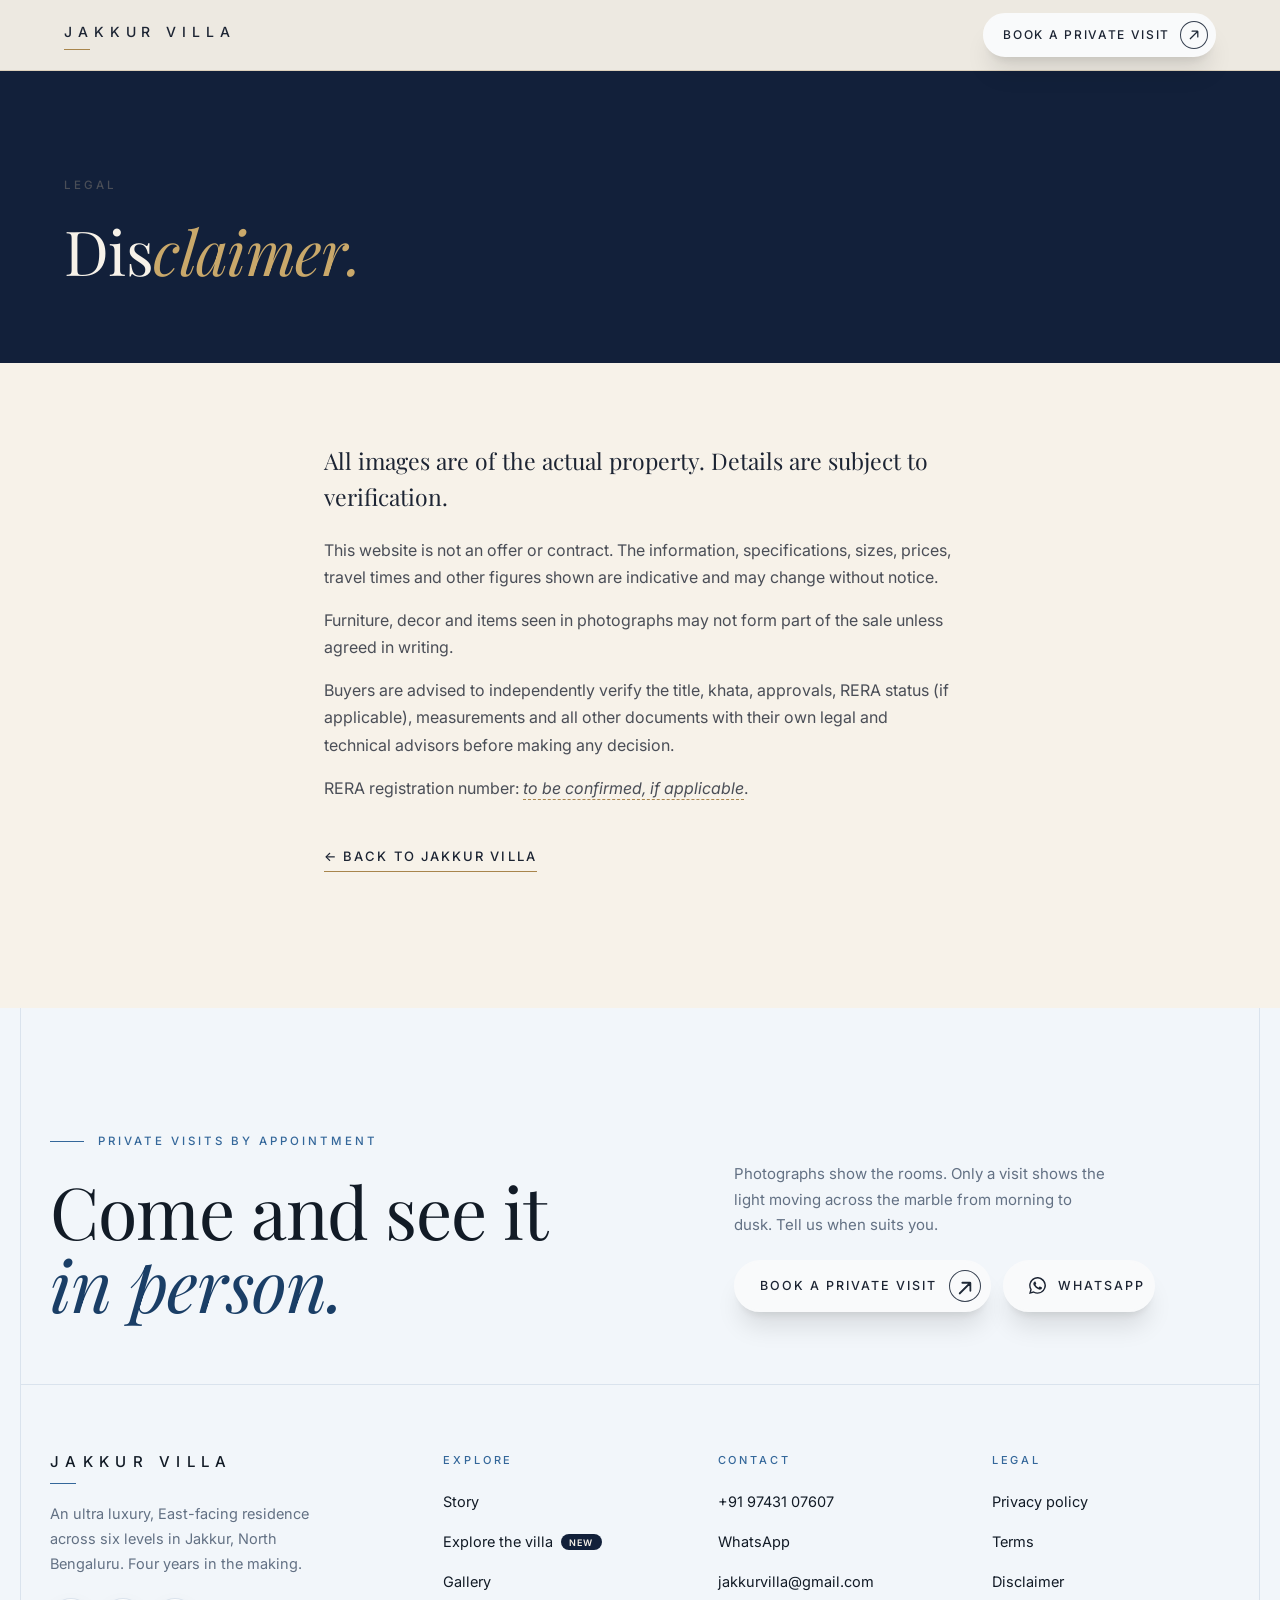
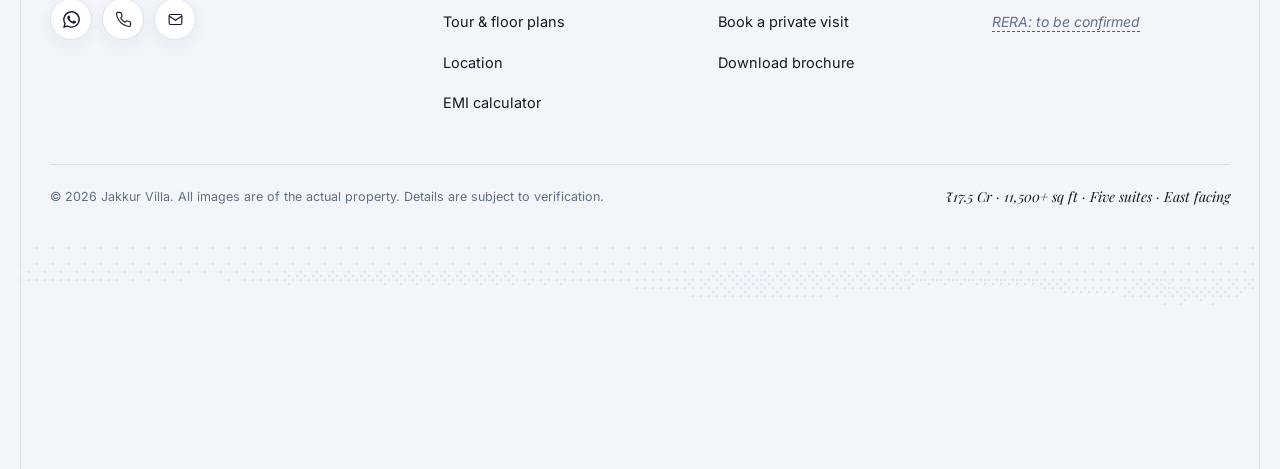
<file: disclaimer.html>
<!doctype html>
<html lang="en">
<head>
  <meta charset="utf-8"><meta name="viewport" content="width=device-width, initial-scale=1">
  <title>Disclaimer | Jakkur Villa</title>
  <meta name="description" content="Disclaimer for the Jakkur Villa property website.">
  <meta name="theme-color" content="#12203A">
  <link rel="icon" href="favicon.svg" type="image/svg+xml">
  <link href="https://fonts.googleapis.com/css2?family=Inter:wght@300;400;500;600&family=Playfair+Display:ital,wght@0,400;1,400&display=swap" rel="stylesheet">
  <link rel="stylesheet" href="css/styles.css">
</head>
<body>
<header class="site-header scrolled"><div class="container bar"><a href="index.html" class="wordmark"><span>JAKKUR VILLA</span><i></i></a><nav class="nav"><a class="btn btn-primary" href="index.html#book">Book a private visit</a></nav></div></header>
<main>
  <section class="page-hero"><div class="container"><p class="label">Legal</p><h1 class="h-section">Dis<em class="inline">claimer.</em></h1></div></section>
  <article class="article">
    <p class="lead" style="max-width:none">All images are of the actual property. Details are subject to verification.</p>
    <p>This website is not an offer or contract. The information, specifications, sizes, prices, travel times and other figures shown are indicative and may change without notice.</p>
    <p>Furniture, decor and items seen in photographs may not form part of the sale unless agreed in writing.</p>
    <p>Buyers are advised to independently verify the title, khata, approvals, RERA status (if applicable), measurements and all other documents with their own legal and technical advisors before making any decision.</p>
    <p>RERA registration number: <span class="tbc">to be confirmed, if applicable</span>.</p>
    <p style="margin-top:40px"><a class="link-arrow" href="index.html">← Back to Jakkur Villa</a></p>
  </article>
</main>
<div data-jv-footer></div>
<script src="js/footer.js" defer></script>
<script src="js/buttons.js" defer></script>
</body>
</html>
</file>
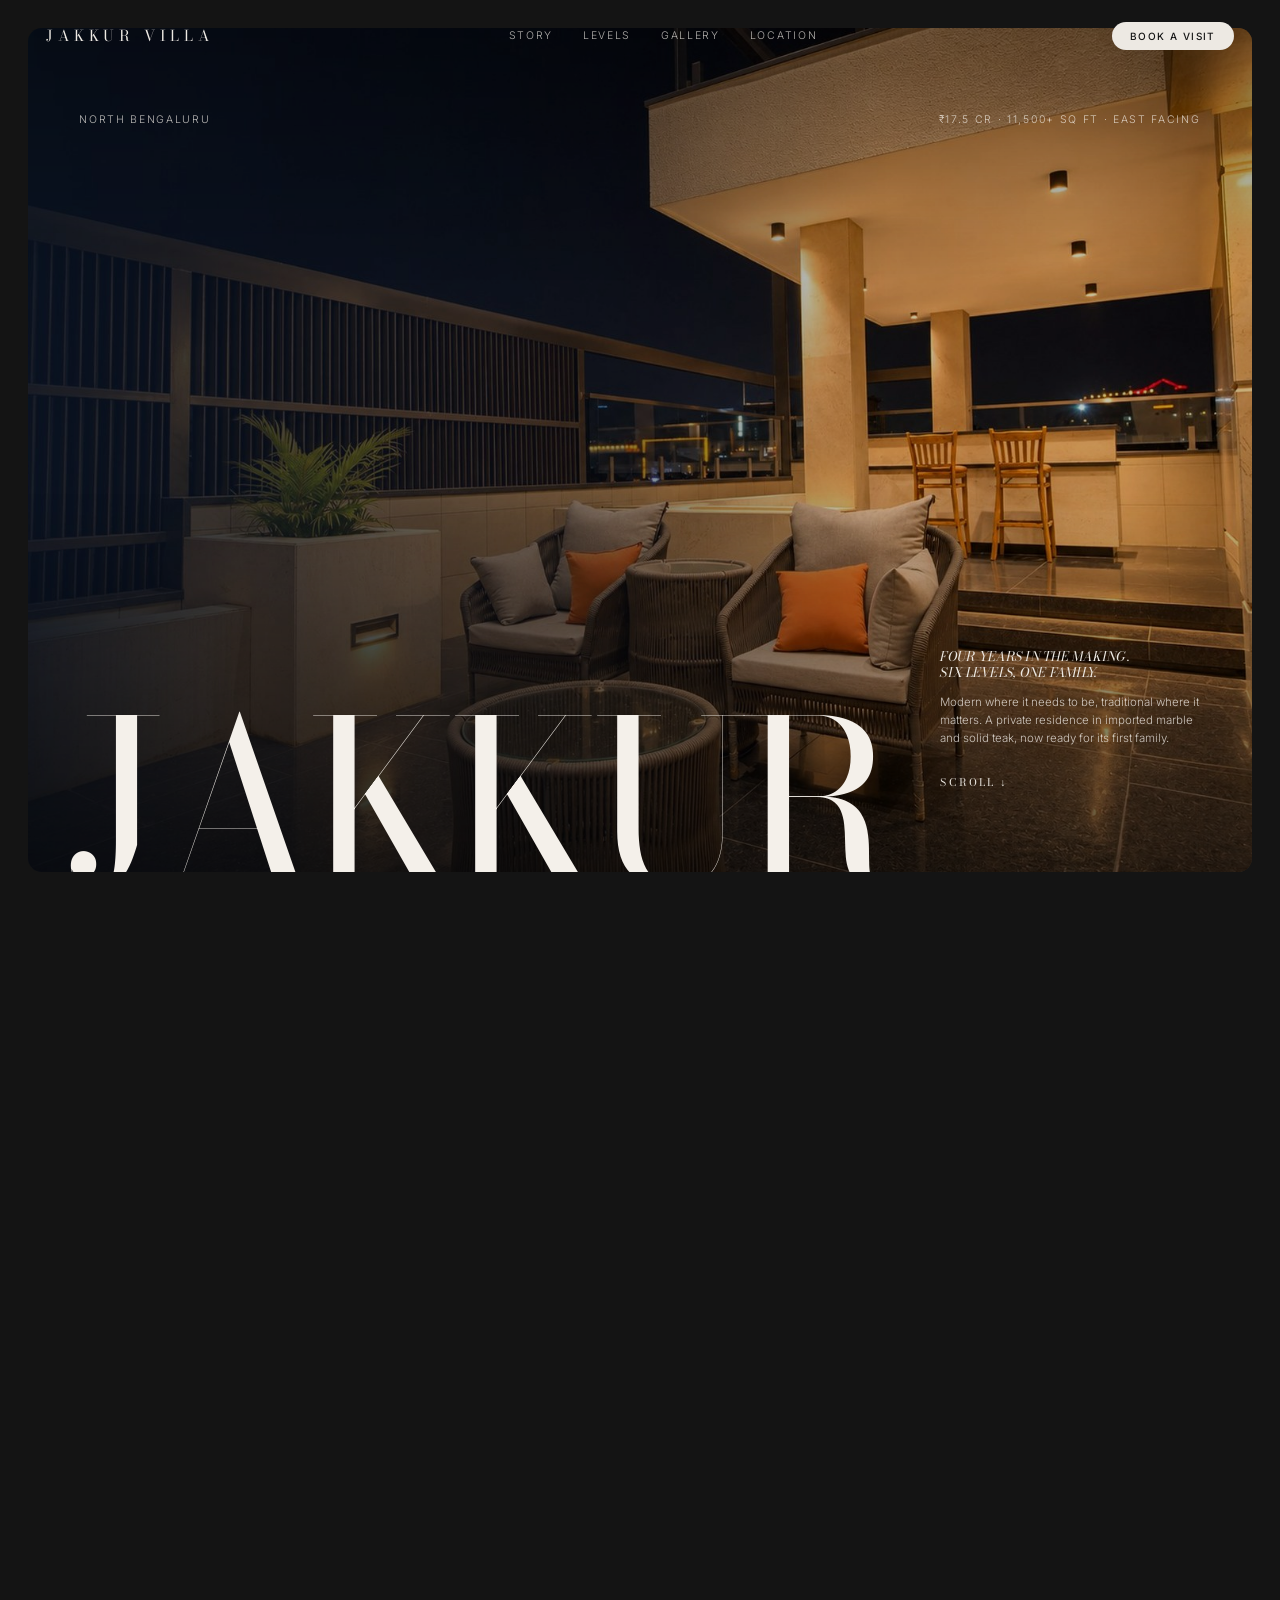
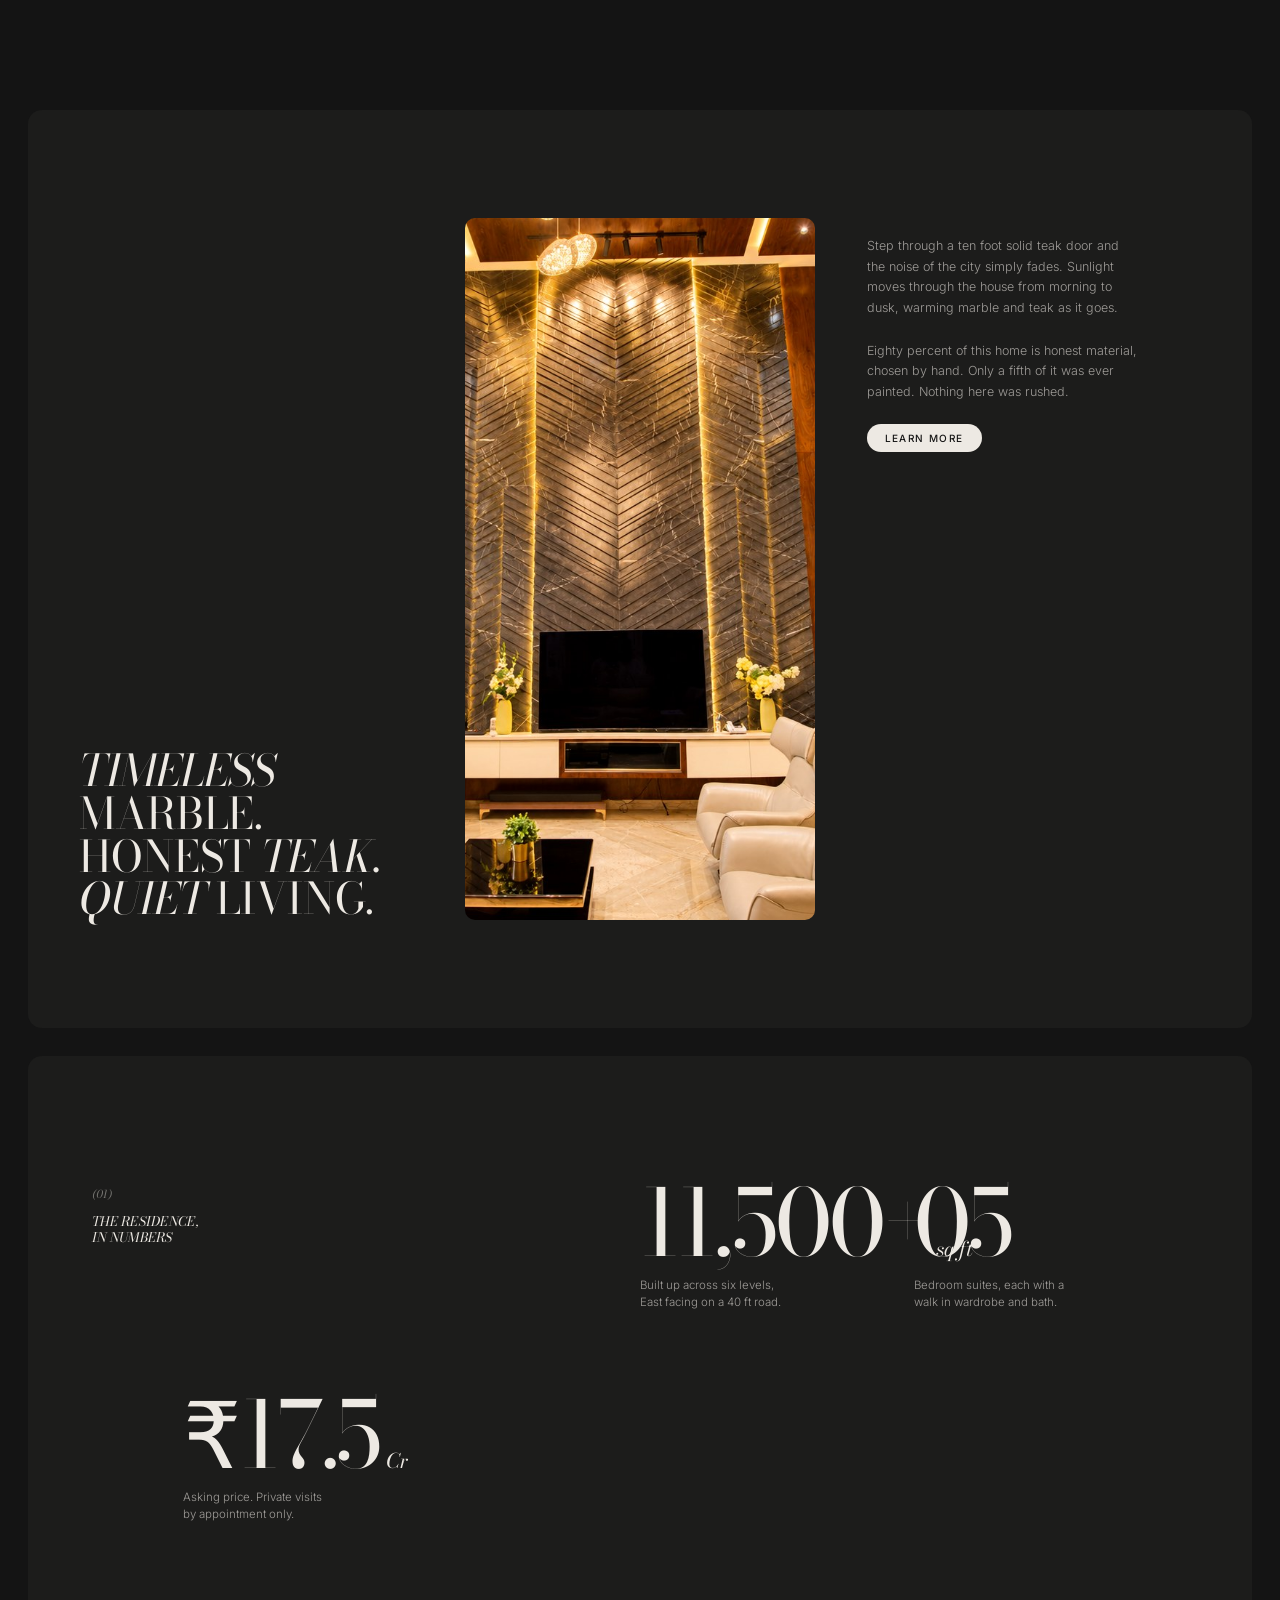
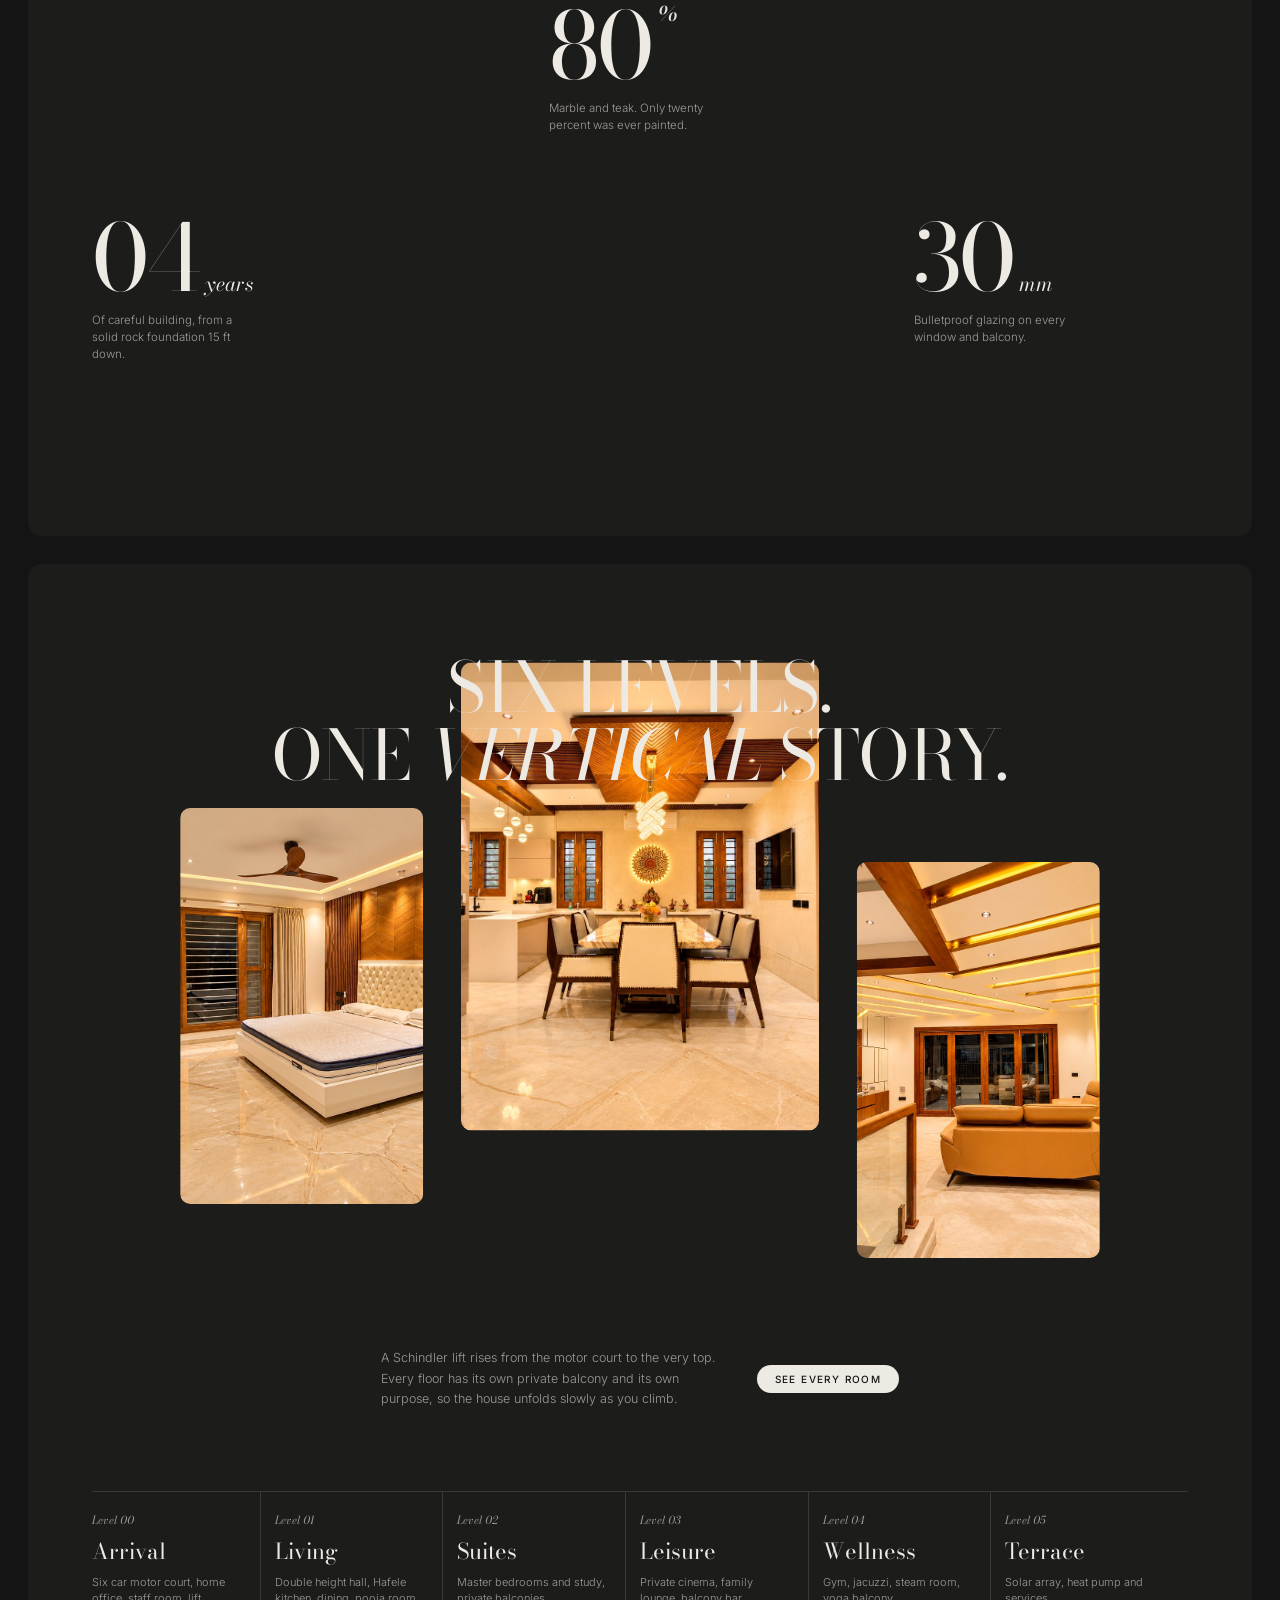
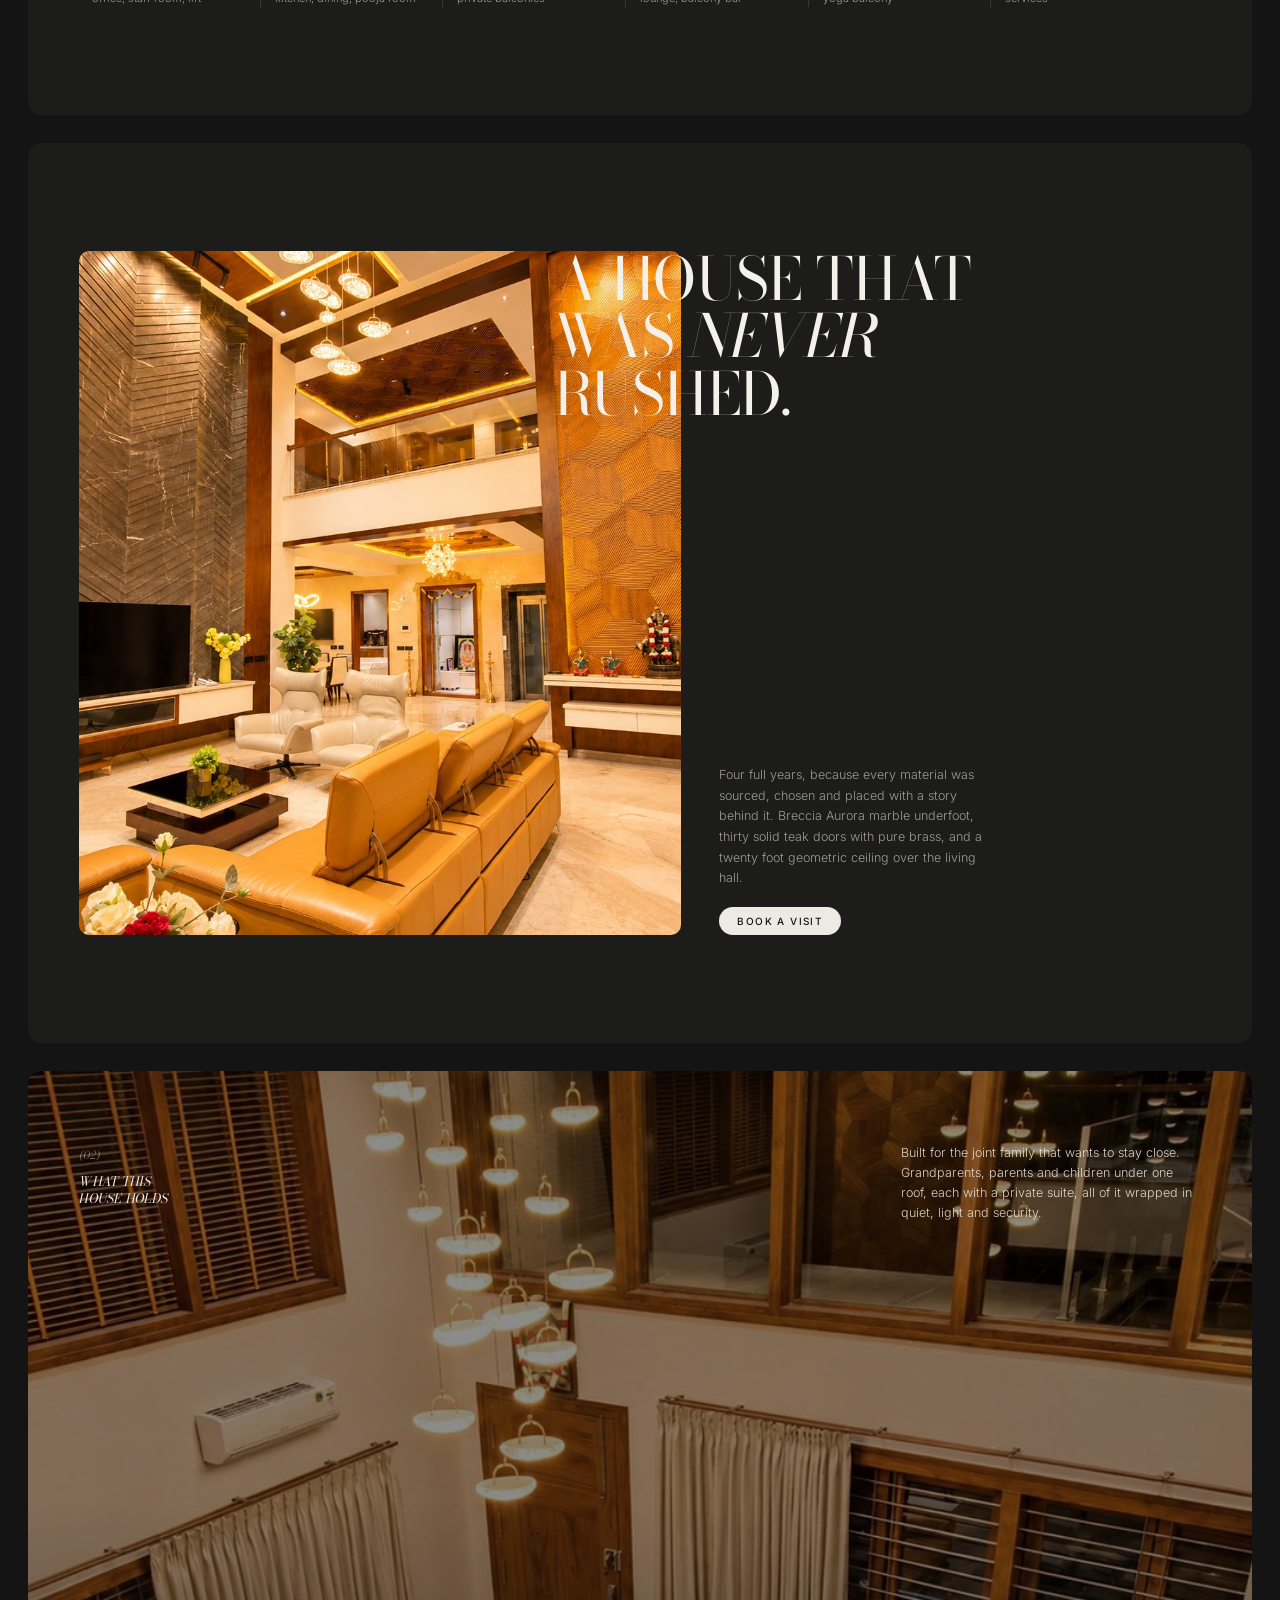
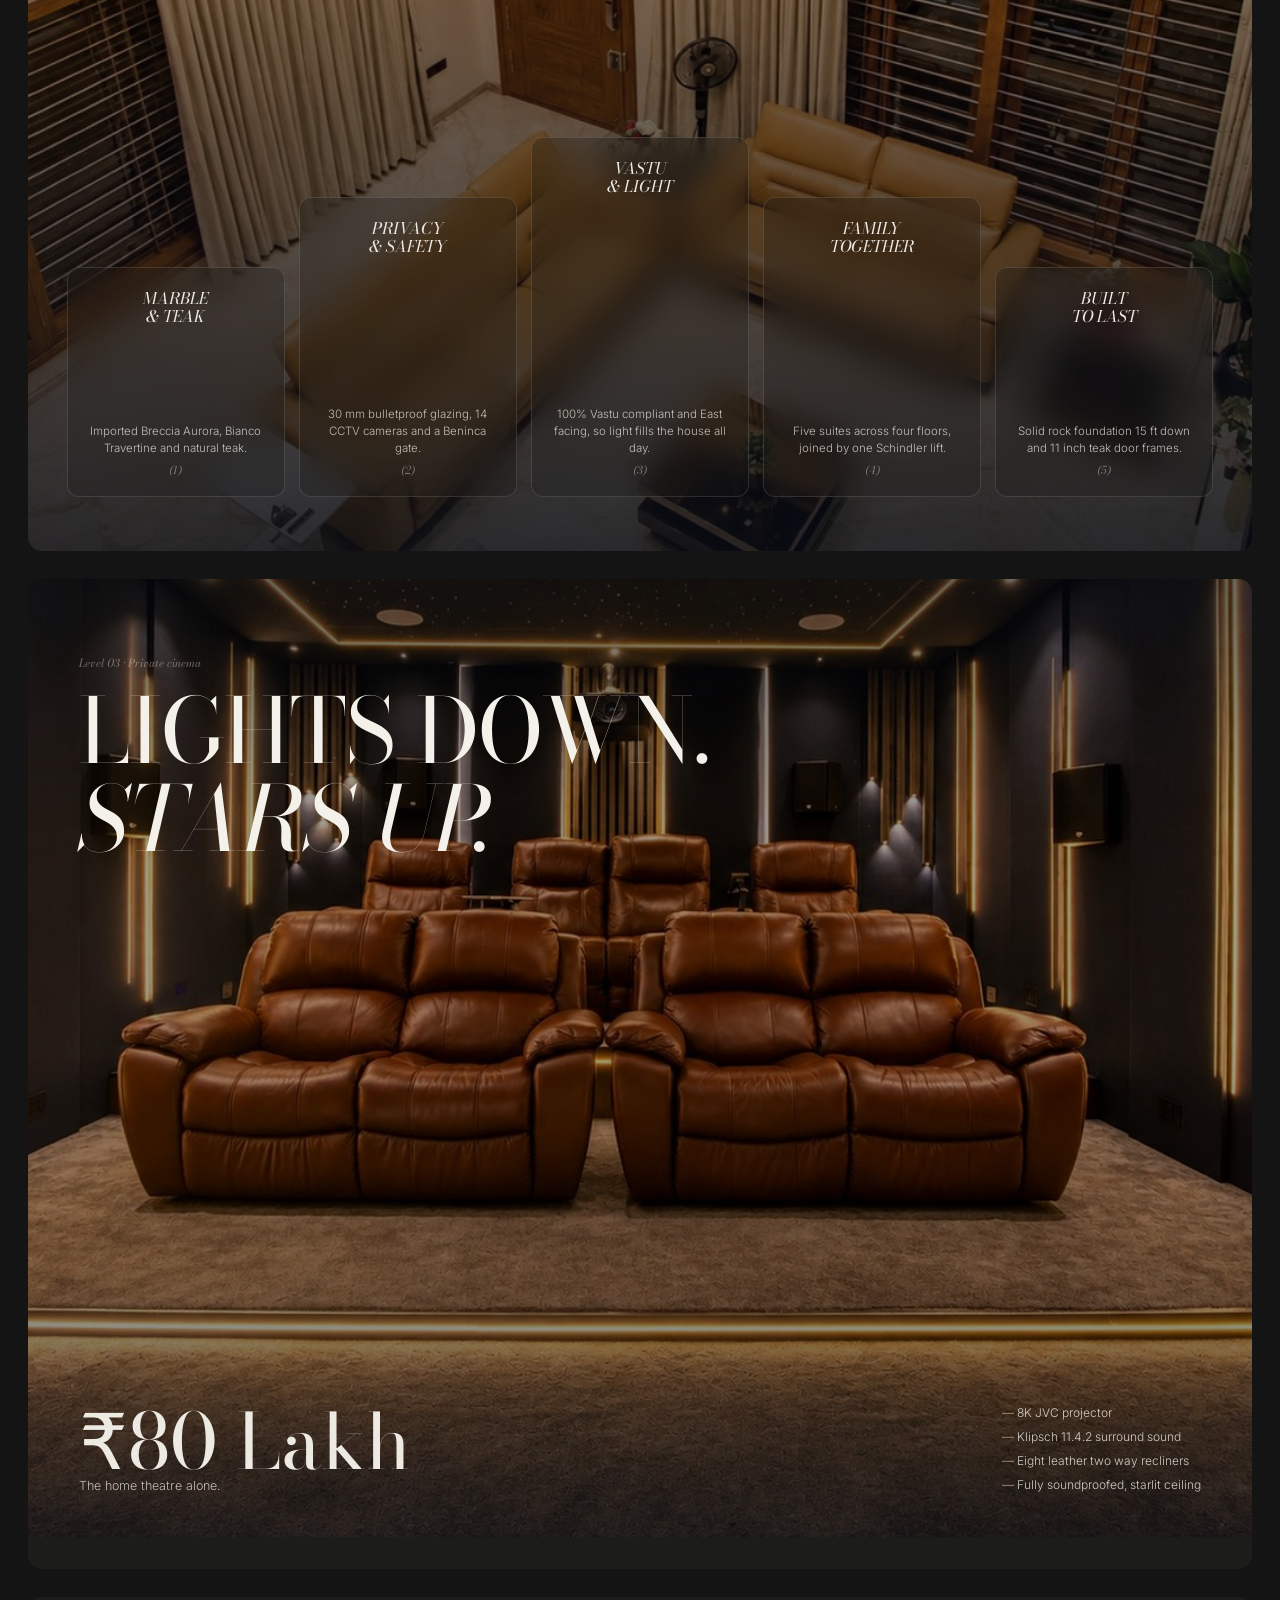
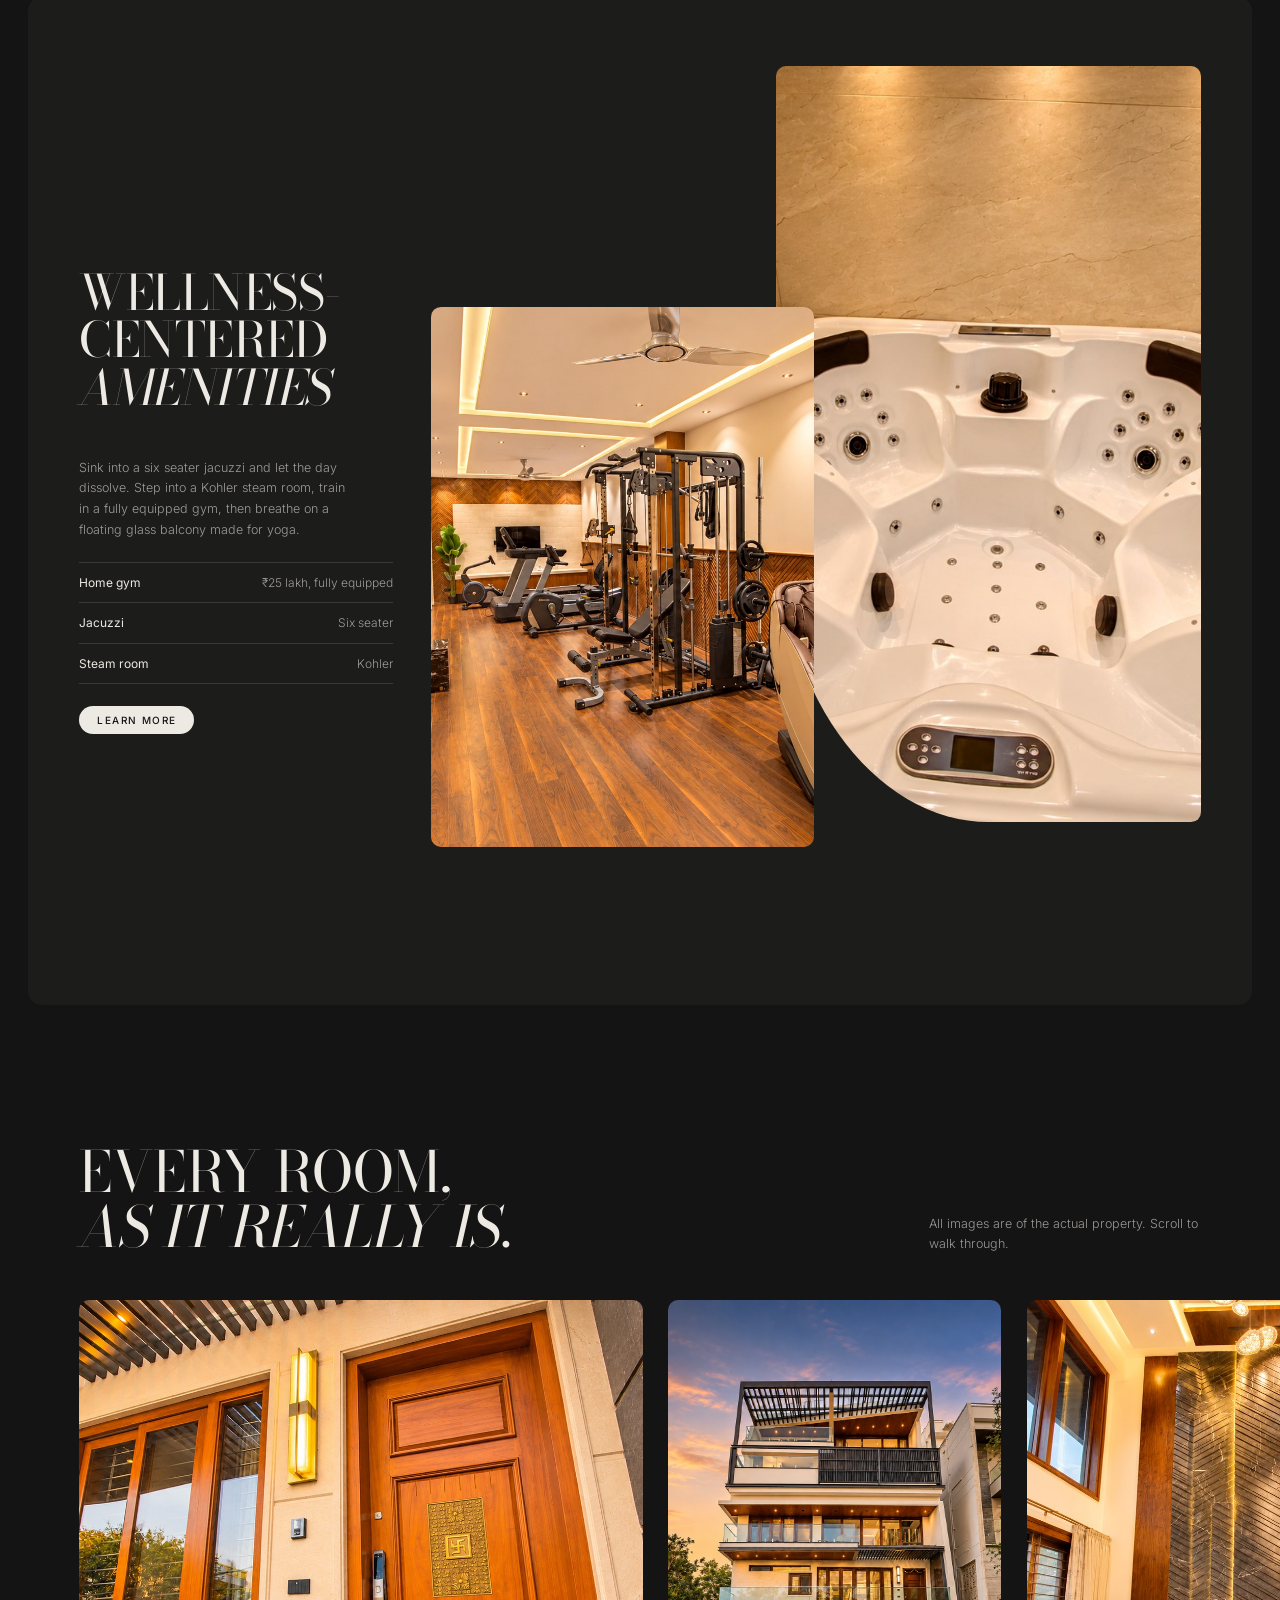
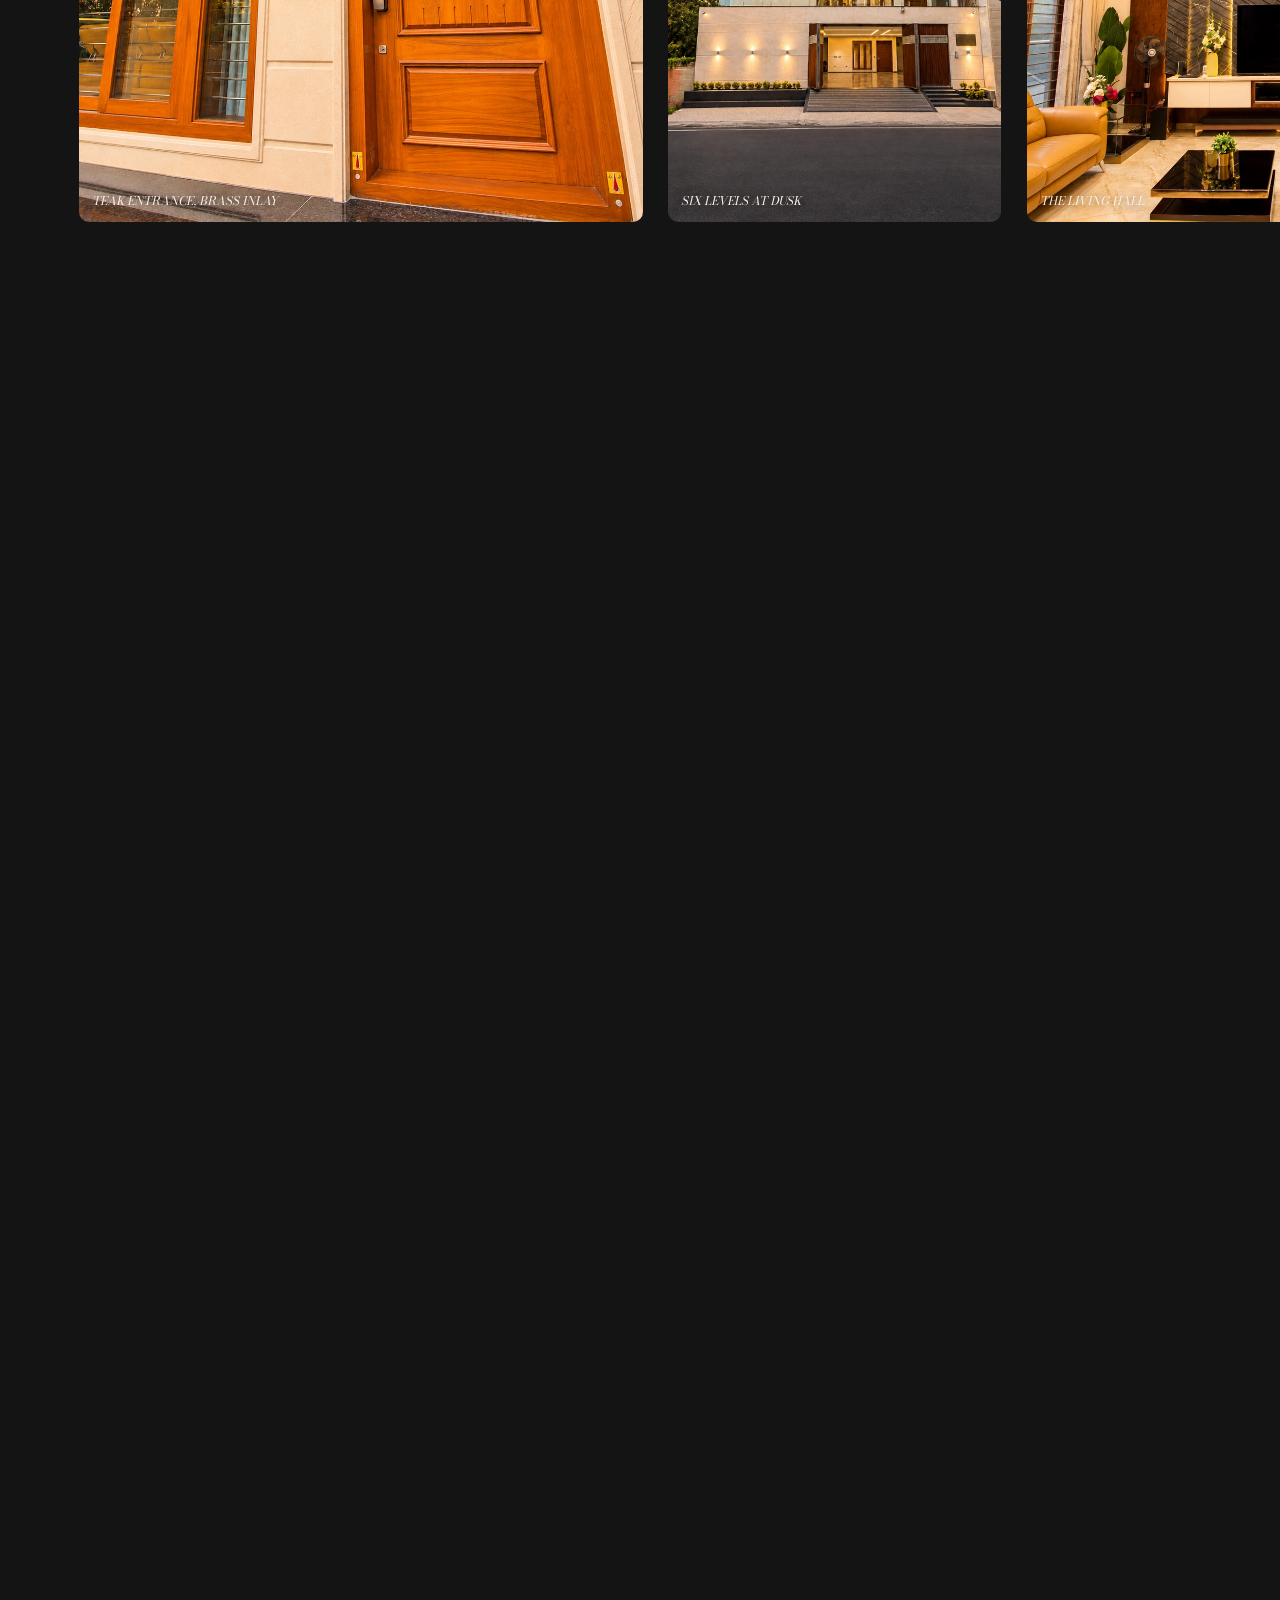
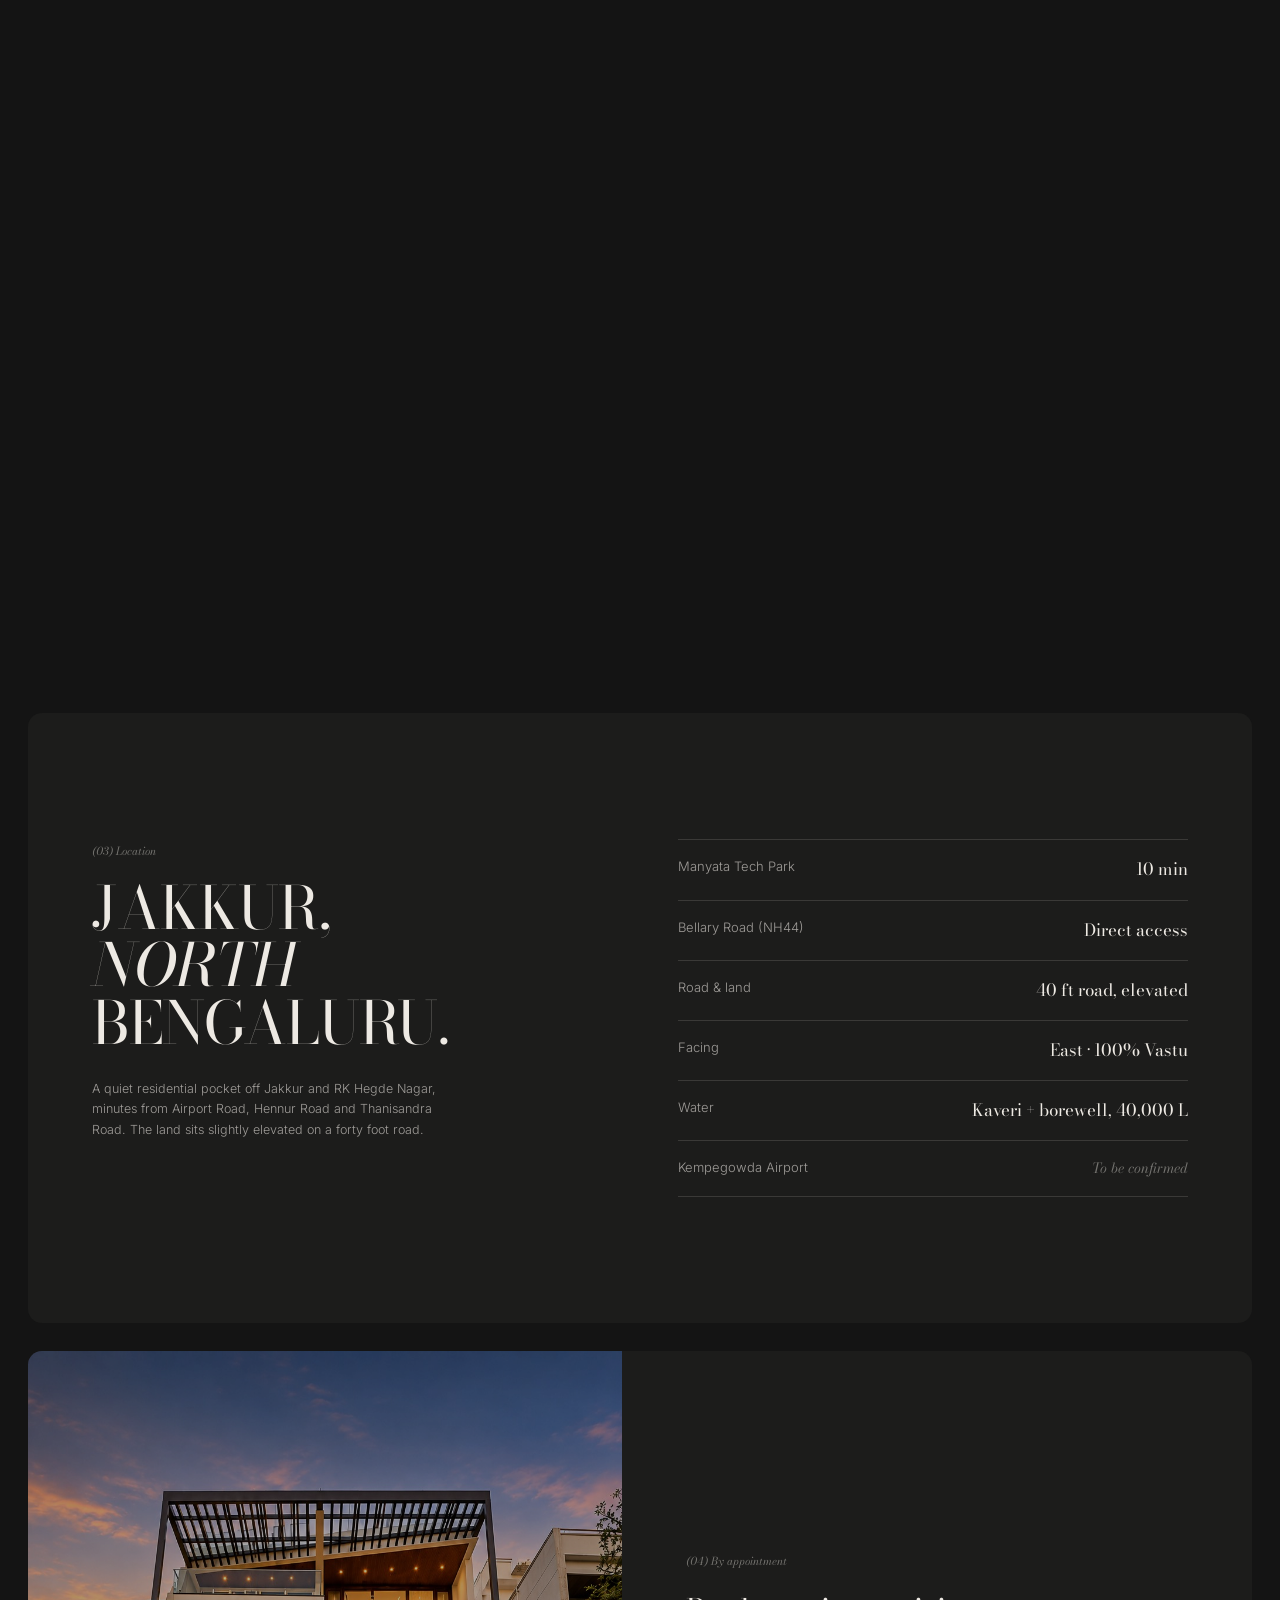
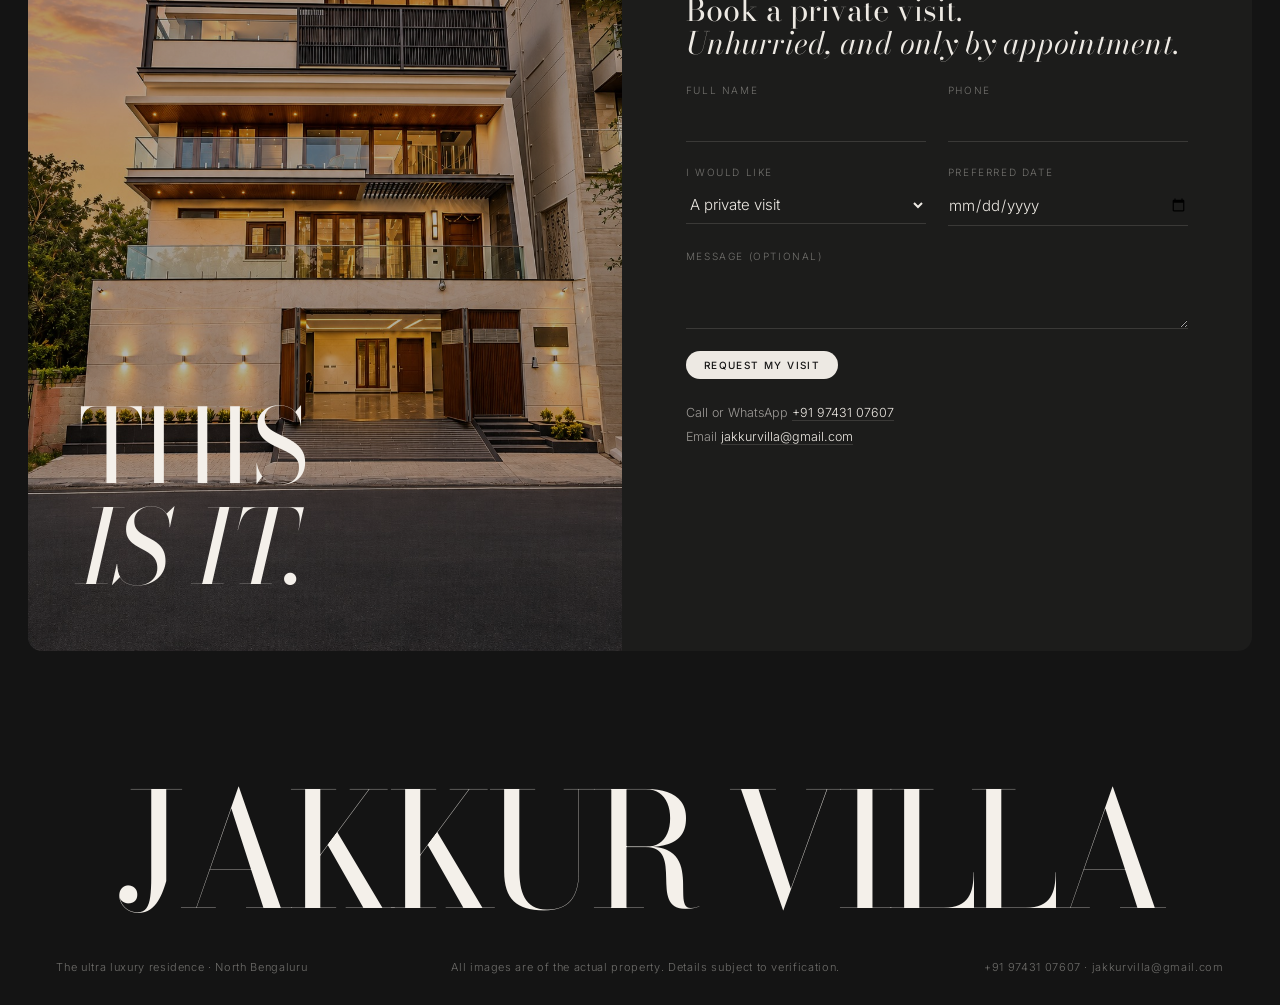
<file: index-noir.html>
<!DOCTYPE html>
<html lang="en">
<head>
<meta charset="utf-8">
<meta name="viewport" content="width=device-width, initial-scale=1">
<title>Jakkur Villa · The Ultra Luxury Residence, North Bengaluru</title>
<meta name="description" content="Jakkur Villa: six levels of marble and teak, four years in the making. 11,500+ sq ft, five suites, private cinema, East facing. North Bengaluru.">
<link rel="preconnect" href="https://fonts.googleapis.com">
<link rel="preconnect" href="https://fonts.gstatic.com" crossorigin>
<link href="https://fonts.googleapis.com/css2?family=Bodoni+Moda:ital,opsz,wght@0,6..96,400;0,6..96,500;1,6..96,400&family=Inter:wght@300;400;500&display=swap" rel="stylesheet">
<style>
:root{
  --bg:#141414; --panel:#1c1c1b; --line:rgba(237,233,227,.14);
  --ink:#ede9e3; --mute:rgba(237,233,227,.62); --soft:rgba(237,233,227,.42);
  --gold:#c3a77c;
  --serif:"Bodoni Moda","Didot","Bodoni 72",Georgia,serif;
  --sans:"Inter",system-ui,-apple-system,"Segoe UI",sans-serif;
  --r:14px; --pad:clamp(16px,2.2vw,32px);
}
*{box-sizing:border-box;margin:0;padding:0}
html{scroll-behavior:smooth}
body{background:var(--bg);color:var(--ink);font-family:var(--sans);font-weight:300;font-size:14px;line-height:1.6;-webkit-font-smoothing:antialiased;overflow-x:hidden}
img{display:block;width:100%;height:100%;object-fit:cover}
a{color:inherit;text-decoration:none}
em,i{font-style:italic}
.serif{font-family:var(--serif);font-weight:400;text-transform:uppercase;letter-spacing:-.01em;line-height:.98}
.serif em{font-style:italic;text-transform:uppercase}
.eyebrow{font-family:var(--serif);font-style:italic;text-transform:uppercase;font-size:13px;letter-spacing:.02em;line-height:1.25;color:var(--ink)}
.small{font-size:12.5px;color:var(--mute);line-height:1.65;max-width:34ch}
.pill{display:inline-flex;align-items:center;gap:8px;background:var(--ink);color:#151515;border:0;border-radius:99px;padding:9px 18px;font:500 10px/1 var(--sans);letter-spacing:.14em;text-transform:uppercase;cursor:pointer;transition:background .3s,transform .3s}
.pill:hover{background:var(--gold);transform:translateY(-1px)}
.pill.ghost{background:transparent;color:var(--ink);box-shadow:inset 0 0 0 1px var(--line)}
.pill.ghost:hover{background:var(--ink);color:#151515}
.num{font-family:var(--serif);font-style:italic;font-size:11px;color:var(--soft)}

/* nav */
.nav{position:fixed;inset:0 0 auto 0;z-index:50;display:flex;align-items:center;justify-content:space-between;padding:22px calc(var(--pad) + 18px);transition:background .4s,padding .4s}
.nav.solid{background:rgba(20,20,20,.82);backdrop-filter:blur(14px);-webkit-backdrop-filter:blur(14px);padding-top:14px;padding-bottom:14px}
.logo{font-family:var(--serif);font-size:15px;letter-spacing:.32em}
.nav ul{display:flex;gap:30px;list-style:none;font-size:10.5px;letter-spacing:.16em;text-transform:uppercase}
.nav ul a{opacity:.75;transition:opacity .3s}.nav ul a:hover{opacity:1}

/* hero */
.hero{height:190vh;position:relative}
.hero-stick{position:sticky;top:0;height:100vh;overflow:hidden;display:grid;place-items:center}
.hero-side{position:absolute;top:13vh;bottom:13vh;width:17vw;border-radius:var(--r);overflow:hidden;opacity:0}
.hero-side.l{left:var(--pad)} .hero-side.r{right:var(--pad)}
.hero-frame{position:relative;width:calc(100vw - var(--pad)*2);height:calc(100vh - var(--pad)*2);border-radius:var(--r);overflow:hidden;will-change:transform}
.hero-frame img{transform:scale(1.12);animation:heroIn 2.6s cubic-bezier(.2,.7,.1,1) forwards;filter:brightness(.78)}
@keyframes heroIn{to{transform:scale(1)}}
.hero-frame::after{content:"";position:absolute;inset:0;background:linear-gradient(180deg,rgba(0,0,0,.35) 0%,transparent 30%,transparent 55%,rgba(0,0,0,.55) 100%)}
.wordmark{position:absolute;left:3.2vw;bottom:-1.6vw;z-index:2;font-family:var(--serif);font-weight:400;font-size:clamp(4.5rem,17.5vw,19rem);line-height:.8;letter-spacing:-.045em;color:#f4f0ea}
.wordmark span{display:inline-block;transform:translateY(110%);animation:up 1.4s cubic-bezier(.2,.75,.1,1) forwards}
.hero-copy{position:absolute;right:4vw;bottom:9vh;z-index:2;width:min(260px,34vw)}
.hero-copy p{font-size:11.5px;color:rgba(244,240,234,.78);margin-top:12px;line-height:1.6}
.hero-copy .scroll{display:block;margin-top:26px;font-family:var(--serif);font-size:10.5px;letter-spacing:.2em}
.hero-copy,.hero-top{opacity:0;animation:fade 1.4s .9s forwards}
.hero-top{position:absolute;top:84px;right:4vw;left:4vw;z-index:2;display:flex;justify-content:space-between;font-size:10.5px;letter-spacing:.16em;text-transform:uppercase;color:rgba(244,240,234,.75)}
@keyframes up{to{transform:none}}
@keyframes fade{to{opacity:1}}

/* panels */
section{position:relative}
.panel{margin:0 var(--pad) var(--pad);background:var(--panel);border-radius:var(--r);overflow:hidden;position:relative}
.reveal{opacity:0;transform:translateY(40px);transition:opacity 1.2s cubic-bezier(.2,.7,.1,1),transform 1.2s cubic-bezier(.2,.7,.1,1)}
.reveal.in{opacity:1;transform:none}
.d1{transition-delay:.12s}.d2{transition-delay:.24s}.d3{transition-delay:.36s}
.mask{overflow:hidden;border-radius:10px}
.mask img{transform:scale(1.18);transition:transform 1.8s cubic-bezier(.2,.7,.1,1)}
.mask.in img{transform:scale(1.06)}

/* intro */
.intro{display:grid;grid-template-columns:1fr 1.05fr 1fr;gap:4vw;padding:12vh 4vw;min-height:100vh;align-items:stretch}
.intro h2{font-size:clamp(2rem,3.4vw,3.6rem);align-self:end}
.intro .mask{height:78vh}
.intro .side{display:flex;flex-direction:column;gap:22px;align-self:start;align-items:flex-start;padding-top:2vh}

/* stats */
.stats{min-height:120vh;padding:14vh 5vw;display:grid;grid-template-columns:repeat(12,1fr);grid-auto-rows:minmax(18vh,auto);row-gap:2vh}
.stat .v{font-family:var(--serif);font-size:clamp(3.2rem,7.2vw,7.4rem);line-height:.9;letter-spacing:-.03em;white-space:nowrap}
.stat .v sup,.stat .v small{font-size:.22em;font-style:italic;letter-spacing:0;vertical-align:top;margin-left:6px}
.stat .v small{vertical-align:baseline}
.stat p{font-size:11.5px;color:var(--mute);margin-top:12px;max-width:22ch;line-height:1.5}
.stats .s1{grid-column:2/6;grid-row:2}
.stats .s2{grid-column:7/10;grid-row:1}
.stats .s3{grid-column:10/13;grid-row:1}
.stats .s4{grid-column:6/10;grid-row:3}
.stats .s5{grid-column:10/13;grid-row:4}
.stats .s6{grid-column:1/5;grid-row:4}
.stats .label{grid-column:1/5;grid-row:1;align-self:start}

/* levels / three image */
.levels{min-height:120vh;padding:10vh 0 12vh}
.levels h2{position:relative;z-index:3;text-align:center;font-size:clamp(2.4rem,5.4vw,5.8rem);mix-blend-mode:normal}
.trio{position:relative;height:62vh;margin-top:-4.2vw}
.trio figure{position:absolute;border-radius:10px;overflow:hidden}
.trio .a{left:5vw;top:8vh;width:19vw;height:44vh}
.trio .b{left:50%;margin-left:-14vw;top:0;width:28vw;height:52vh}
.trio .c{right:5vw;top:14vh;width:19vw;height:44vh}
.levels .foot{display:flex;gap:40px;justify-content:center;align-items:center;margin-top:6vh;padding:0 5vw}
.levels .foot .small{max-width:42ch}
.floors{display:grid;grid-template-columns:repeat(6,1fr);margin:9vh 5vw 0;border-top:1px solid var(--line)}
.floors div{padding:20px 14px 0 0;border-right:1px solid var(--line);margin-right:14px}
.floors div:last-child{border:0}
.floors b{display:block;font-family:var(--serif);font-weight:400;font-size:22px;margin:6px 0 4px}
.floors span{font-size:11px;color:var(--mute);line-height:1.5;display:block}

/* vision */
.vision{display:grid;grid-template-columns:1.25fr 1fr;min-height:100vh;padding:8vh 4vw;gap:3vw;align-items:center}
.vision .mask{height:76vh}
.vision h2{font-size:clamp(2.4rem,4.6vw,5rem);margin-left:-13vw;position:relative;z-index:2;color:#f4f0ea}
.vision .txt{display:flex;flex-direction:column;gap:32px;align-self:stretch;justify-content:space-between;padding:4vh 0}
.vision .txt .bot{display:flex;flex-direction:column;gap:18px;align-items:flex-start}

/* values */
.values{height:120vh;min-height:760px}
.values .bgimg{position:absolute;inset:-10% 0;height:120%}
.values .bgimg img{filter:brightness(.55) saturate(.85)}
.values .mission{position:absolute;right:4vw;top:8vh;width:min(300px,40vw);z-index:2;color:rgba(244,240,234,.85);font-size:12.5px}
.values .label{position:absolute;left:4vw;top:8vh;z-index:2}
.cards{position:absolute;inset:auto 3vw 6vh 3vw;display:grid;grid-template-columns:repeat(5,1fr);gap:14px;z-index:2;align-items:end}
.card{background:rgba(28,28,27,.28);backdrop-filter:blur(16px) saturate(1.1);-webkit-backdrop-filter:blur(16px) saturate(1.1);border:1px solid rgba(255,255,255,.12);border-radius:12px;padding:22px 18px 16px;min-height:230px;display:flex;flex-direction:column;justify-content:space-between;text-align:center;transition:background .4s,transform .6s}
.card:nth-child(2),.card:nth-child(4){min-height:300px}
.card:nth-child(3){min-height:360px}
.card:hover{background:rgba(28,28,27,.5);transform:translateY(-6px)}
.card h3{font-family:var(--serif);font-weight:400;font-style:italic;text-transform:uppercase;font-size:16px;line-height:1.1}
.card p{font-size:11.5px;color:rgba(244,240,234,.75);margin-top:10px;line-height:1.5}

/* cinema */
.cinema{height:110vh;min-height:680px}
.cinema .bgimg{position:absolute;inset:-12% 0;height:124%}
.cinema .bgimg img{filter:brightness(.62)}
.cinema .in-c{position:absolute;inset:0;display:flex;flex-direction:column;justify-content:space-between;padding:8vh 4vw;z-index:2}
.cinema h2{font-size:clamp(2.8rem,7vw,7.6rem);color:#f4f0ea}
.cinema .row{display:flex;justify-content:space-between;align-items:flex-end;gap:30px;flex-wrap:wrap}
.cinema .big{font-family:var(--serif);font-size:clamp(3rem,6vw,6rem);line-height:.9}
.cinema ul{list-style:none;font-size:12px;color:rgba(244,240,234,.82);line-height:2}
.cinema ul li::before{content:"— ";color:var(--gold)}

/* amenities */
.amen{display:grid;grid-template-columns:.9fr 1.1fr 1fr;gap:3vw;padding:14vh 4vw;min-height:110vh;align-items:center}
.amen h2{font-size:clamp(2.2rem,3.8vw,4rem);margin-bottom:24px}
.amen .copy{display:flex;flex-direction:column;gap:22px;align-items:flex-start}
.amen .m1{height:60vh;position:relative;z-index:2}
.amen .m2{height:84vh;margin-left:-6vw;border-radius:10px 10px 10px 50%/10px 10px 10px 40%}
.amen ul{list-style:none;font-size:12px;color:var(--mute);border-top:1px solid var(--line)}
.amen li{padding:10px 0;border-bottom:1px solid var(--line);display:flex;justify-content:space-between;gap:20px}
.amen li b{font-weight:400;color:var(--ink)}

/* gallery (horizontal) */
.gal{height:320vh}
.gal-stick{position:sticky;top:0;height:100vh;overflow:hidden;display:flex;flex-direction:column;justify-content:center}
.gal-head{display:flex;justify-content:space-between;align-items:flex-end;padding:0 calc(var(--pad) + 4vw);margin-bottom:5vh}
.gal-head h2{font-size:clamp(2.2rem,4.4vw,4.6rem)}
.track{display:flex;gap:2vw;padding-left:calc(var(--pad) + 4vw);will-change:transform}
.track figure{flex:0 0 auto;height:58vh;border-radius:10px;overflow:hidden;position:relative}
.track figure.w{width:44vw}.track figure.n{width:26vw}
.track figcaption{position:absolute;left:14px;bottom:12px;font-family:var(--serif);font-style:italic;font-size:12px;text-transform:uppercase;color:#f4f0ea;text-shadow:0 1px 12px rgba(0,0,0,.6)}
.track img{transition:transform 1.2s cubic-bezier(.2,.7,.1,1)}
.track figure:hover img{transform:scale(1.05)}

/* location */
.loc{display:grid;grid-template-columns:1fr 1fr;gap:6vw;padding:14vh 5vw}
.loc h2{font-size:clamp(2.4rem,4.6vw,4.8rem);margin:18px 0 26px}
.loc dl{border-top:1px solid var(--line)}
.loc dl div{display:flex;justify-content:space-between;gap:20px;padding:16px 0;border-bottom:1px solid var(--line);font-size:13px}
.loc dt{color:var(--mute)} .loc dd{font-family:var(--serif);font-size:17px;text-align:right}
.loc .tbc{color:var(--soft);font-style:italic;font-size:14px}

/* book */
.book{display:grid;grid-template-columns:1fr 1fr;min-height:100vh}
.book .imgside{position:relative;overflow:hidden;min-height:60vh}
.book .imgside img{position:absolute;inset:0;filter:brightness(.7)}
.book .imgside .serif{position:absolute;left:4vw;bottom:6vh;font-size:clamp(3.5rem,8vw,8.5rem);z-index:2;color:#f4f0ea}
.book form{padding:12vh 5vw;display:flex;flex-direction:column;gap:22px;justify-content:center}
.book h3{font-family:var(--serif);font-weight:400;font-size:clamp(1.6rem,2.4vw,2.4rem);line-height:1.1}
.field{display:flex;flex-direction:column;gap:6px}
.field label{font-size:10px;letter-spacing:.16em;text-transform:uppercase;color:var(--soft)}
.field input,.field select,.field textarea{background:transparent;border:0;border-bottom:1px solid var(--line);color:var(--ink);font:300 15px/1.4 var(--sans);padding:8px 0;outline:none;transition:border-color .3s;border-radius:0}
.field select option{background:#1c1c1b}
.field input:focus,.field select:focus,.field textarea:focus{border-color:var(--gold)}
.two{display:grid;grid-template-columns:1fr 1fr;gap:22px}
.contact{font-size:12.5px;color:var(--mute);line-height:1.9}
.contact a{color:var(--ink);border-bottom:1px solid var(--line)}
.sent{display:none;padding:18px;border:1px solid var(--line);border-radius:10px;font-size:13px;line-height:1.7}
.sent a{color:var(--gold);border-bottom:1px solid currentColor}

/* footer */
footer{padding:12vh var(--pad) 28px;overflow:hidden}
footer .fw{font-family:var(--serif);font-size:12.4vw;line-height:.8;letter-spacing:-.045em;text-align:center;white-space:nowrap;color:#f4f0ea}
footer .row{display:flex;justify-content:space-between;flex-wrap:wrap;gap:16px;margin-top:5vh;padding:0 calc(var(--pad));font-size:11px;letter-spacing:.06em;color:var(--soft)}

/* responsive */
@media (max-width:900px){
  .nav ul{display:none}
  .hero{height:150vh}
  .hero-side{display:none}
  .hero-copy{left:6vw;right:6vw;width:auto;bottom:auto;top:96px}
  .hero-top{display:none}
  .wordmark{font-size:23vw;bottom:-2vw}
  .intro,.vision,.amen,.loc,.book{grid-template-columns:1fr}
  .intro{padding:10vh 6vw;gap:28px}.intro .mask{height:62vh}
  .intro h2{order:-1}
  .stats{display:flex;flex-direction:column;gap:7vh;padding:10vh 7vw;min-height:0}
  .stats .stat:nth-child(odd){align-self:flex-end;text-align:right}
  .stats .stat:nth-child(odd) p{margin-left:auto}
  .stat .v{font-size:17vw}
  .trio{height:auto;display:grid;grid-template-columns:1fr 1fr;gap:10px;margin:6vh 6vw 0}
  .trio figure.a,.trio figure.b,.trio figure.c{position:relative;left:auto;right:auto;top:auto;margin:0;width:auto;height:34vh;transform:none!important}
  .trio figure.b{grid-column:1/3;order:-1;height:40vh}
  .levels .foot{flex-direction:column;text-align:center}
  .floors{grid-template-columns:1fr 1fr;row-gap:24px}
  .floors div:nth-child(2n){border-right:0}
  .vision .mask{height:56vh}.vision h2{margin:-14vh 0 0 4vw}
  .values{height:auto;min-height:0;padding:10vh 5vw}
  .values .mission,.values .label{position:relative;inset:auto;width:auto;margin-bottom:24px}
  .cards{position:relative;inset:auto;grid-template-columns:1fr 1fr;margin-top:6vh}
  .card,.card:nth-child(n){min-height:180px}
  .card:last-child{grid-column:1/3}
  .amen .m2{margin:0;height:56vh}.amen .m1{height:48vh}
  .gal{height:auto}.gal-stick{position:relative;height:auto;padding:12vh 0}
  .gal-head{flex-direction:column;align-items:flex-start;gap:14px;padding:0 6vw}
  .track{overflow-x:auto;scroll-snap-type:x mandatory;padding:0 6vw 10px;transform:none!important;scrollbar-width:none}
  .track figure{scroll-snap-align:start;height:52vh}
  .track figure.w,.track figure.n{width:78vw}
  .two{grid-template-columns:1fr}
  .book .imgside{min-height:55vh}
}
@media (prefers-reduced-motion:reduce){
  *{animation:none!important;transition:none!important}
  .reveal,.wordmark span,.hero-copy,.hero-top{opacity:1;transform:none}
  .mask img,.hero-frame img{transform:none}
}
</style>
</head>
<body>

<nav class="nav" id="nav">
  <a href="#top" class="logo">JAKKUR VILLA</a>
  <ul>
    <li><a href="#story">Story</a></li>
    <li><a href="#levels">Levels</a></li>
    <li><a href="#gallery">Gallery</a></li>
    <li><a href="#location">Location</a></li>
  </ul>
  <a href="#visit" class="pill">Book a visit</a>
</nav>

<!-- HERO -->
<section class="hero" id="top">
  <div class="hero-stick">
    <div class="hero-side l"><img src="images/suite-balcony-bedroom.jpg" alt="Suite opening to a private balcony"></div>
    <div class="hero-side r"><img src="images/level01-hafele-kitchen.jpg" alt="Hafele kitchen in warm light"></div>
    <div class="hero-frame" id="heroFrame">
      <img src="images/balcony-after-dark.jpg" alt="Jakkur Villa balcony lounge after dark with the city lights beyond">
      <div class="hero-top"><span>North Bengaluru</span><span>₹17.5 Cr · 11,500+ sq ft · East facing</span></div>
      <h1 class="wordmark" aria-label="Jakkur"><span>JAKKUR</span></h1>
      <div class="hero-copy">
        <div class="eyebrow">Four years in the making.<br>Six levels, one family.</div>
        <p>Modern where it needs to be, traditional where it matters. A private residence in imported marble and solid teak, now ready for its first family.</p>
        <a class="scroll" href="#story">SCROLL ↓</a>
      </div>
    </div>
  </div>
</section>

<!-- INTRO -->
<section class="panel intro" id="story">
  <h2 class="serif reveal"><em>Timeless</em> marble.<br>Honest <em>teak.</em><br><em>Quiet</em> living.</h2>
  <div class="mask reveal"><img src="images/level01-living-hall-marble-tv-wall.jpg" alt="Living hall with a hand crafted four layer marble TV wall"></div>
  <div class="side reveal d2">
    <p class="small">Step through a ten foot solid teak door and the noise of the city simply fades. Sunlight moves through the house from morning to dusk, warming marble and teak as it goes.</p>
    <p class="small">Eighty percent of this home is honest material, chosen by hand. Only a fifth of it was ever painted. Nothing here was rushed.</p>
    <a href="#levels" class="pill">Learn more</a>
  </div>
</section>

<!-- STATS -->
<section class="panel stats" aria-label="The residence in numbers">
  <div class="label reveal"><span class="num">(01)</span><div class="eyebrow" style="margin-top:8px">The residence,<br>in numbers</div></div>
  <div class="stat s2 reveal"><div class="v"><span data-count="11500" data-fmt="k">0</span><small>sq ft</small></div><p>Built up across six levels, East facing on a 40 ft road.</p></div>
  <div class="stat s3 reveal d1"><div class="v"><span data-count="5">0</span></div><p>Bedroom suites, each with a walk in wardrobe and bath.</p></div>
  <div class="stat s1 reveal"><div class="v">₹<span data-count="17.5" data-dec="1">0</span><small>Cr</small></div><p>Asking price. Private visits by appointment only.</p></div>
  <div class="stat s4 reveal"><div class="v"><span data-count="80">0</span><sup>%</sup></div><p>Marble and teak. Only twenty percent was ever painted.</p></div>
  <div class="stat s6 reveal"><div class="v"><span data-count="4">0</span><small>years</small></div><p>Of careful building, from a solid rock foundation 15 ft down.</p></div>
  <div class="stat s5 reveal d1"><div class="v"><span data-count="30">0</span><small>mm</small></div><p>Bulletproof glazing on every window and balcony.</p></div>
</section>

<!-- LEVELS -->
<section class="panel levels" id="levels">
  <h2 class="serif reveal">Six levels.<br>One <em>vertical</em> story.</h2>
  <div class="trio">
    <figure class="a" data-x="-0.12"><img src="images/level02-master-suite.jpg" alt="Master suite with leather headboard"></figure>
    <figure class="b" data-y="0.1"><img src="images/level01-dining.jpg" alt="Dining room with marble table and teak ceiling"></figure>
    <figure class="c" data-x="0.12"><img src="images/level03-family-lounge-light-lines.jpg" alt="Family lounge with lines of light"></figure>
  </div>
  <div class="foot reveal">
    <p class="small">A Schindler lift rises from the motor court to the very top. Every floor has its own private balcony and its own purpose, so the house unfolds slowly as you climb.</p>
    <a href="#gallery" class="pill">See every room</a>
  </div>
  <div class="floors reveal">
    <div><span class="num">Level 00</span><b>Arrival</b><span>Six car motor court, home office, staff room, lift</span></div>
    <div><span class="num">Level 01</span><b>Living</b><span>Double height hall, Hafele kitchen, dining, pooja room</span></div>
    <div><span class="num">Level 02</span><b>Suites</b><span>Master bedrooms and study, private balconies</span></div>
    <div><span class="num">Level 03</span><b>Leisure</b><span>Private cinema, family lounge, balcony bar</span></div>
    <div><span class="num">Level 04</span><b>Wellness</b><span>Gym, jacuzzi, steam room, yoga balcony</span></div>
    <div><span class="num">Level 05</span><b>Terrace</b><span>Solar array, heat pump and services</span></div>
  </div>
</section>

<!-- VISION -->
<section class="panel vision">
  <div class="mask reveal"><img src="images/living-hall-double-height-wide.jpg" alt="Double height living hall with teak panelling and marble"></div>
  <div class="txt">
    <h2 class="serif reveal">A house that<br>was <em>never</em><br>rushed.</h2>
    <div class="bot reveal d1">
      <p class="small">Four full years, because every material was sourced, chosen and placed with a story behind it. Breccia Aurora marble underfoot, thirty solid teak doors with pure brass, and a twenty foot geometric ceiling over the living hall.</p>
      <a href="#visit" class="pill">Book a visit</a>
    </div>
  </div>
</section>

<!-- VALUES -->
<section class="panel values">
  <div class="bgimg" data-y="0.12"><img src="images/level01-living-hall-from-above.jpg" alt="The living hall seen from above, with cascading pendant lights"></div>
  <div class="label reveal"><span class="num">(02)</span><div class="eyebrow" style="margin-top:8px">What this<br>house holds</div></div>
  <p class="mission reveal">Built for the joint family that wants to stay close. Grandparents, parents and children under one roof, each with a private suite, all of it wrapped in quiet, light and security.</p>
  <div class="cards">
    <div class="card reveal"><h3>Marble<br>&amp; teak</h3><div><p>Imported Breccia Aurora, Bianco Travertine and natural teak.</p><span class="num">(1)</span></div></div>
    <div class="card reveal d1"><h3>Privacy<br>&amp; safety</h3><div><p>30 mm bulletproof glazing, 14 CCTV cameras and a Beninca gate.</p><span class="num">(2)</span></div></div>
    <div class="card reveal d2"><h3>Vastu<br>&amp; light</h3><div><p>100% Vastu compliant and East facing, so light fills the house all day.</p><span class="num">(3)</span></div></div>
    <div class="card reveal d1"><h3>Family<br>together</h3><div><p>Five suites across four floors, joined by one Schindler lift.</p><span class="num">(4)</span></div></div>
    <div class="card reveal"><h3>Built<br>to last</h3><div><p>Solid rock foundation 15 ft down and 11 inch teak door frames.</p><span class="num">(5)</span></div></div>
  </div>
</section>

<!-- CINEMA -->
<section class="panel cinema">
  <div class="bgimg" data-y="0.14"><img src="images/level03-home-theatre-recliners.jpg" alt="Private cinema with eight leather recliners and a starlit ceiling"></div>
  <div class="in-c">
    <div><span class="num">Level 03 · Private cinema</span><h2 class="serif reveal" style="margin-top:14px">Lights down.<br><em>Stars up.</em></h2></div>
    <div class="row reveal">
      <div><div class="big">₹80 Lakh</div><p class="small" style="color:rgba(244,240,234,.75)">The home theatre alone.</p></div>
      <ul><li>8K JVC projector</li><li>Klipsch 11.4.2 surround sound</li><li>Eight leather two way recliners</li><li>Fully soundproofed, starlit ceiling</li></ul>
    </div>
  </div>
</section>

<!-- AMENITIES -->
<section class="panel amen">
  <div class="copy reveal">
    <h2 class="serif">Wellness-<br>centered<br><em>amenities</em></h2>
    <p class="small">Sink into a six seater jacuzzi and let the day dissolve. Step into a Kohler steam room, train in a fully equipped gym, then breathe on a floating glass balcony made for yoga.</p>
    <ul style="width:100%">
      <li><b>Home gym</b><span>₹25 lakh, fully equipped</span></li>
      <li><b>Jacuzzi</b><span>Six seater</span></li>
      <li><b>Steam room</b><span>Kohler</span></li>
    </ul>
    <a href="#visit" class="pill">Learn more</a>
  </div>
  <div class="mask m1 reveal" data-y="-0.08"><img src="images/level04-home-gym.jpg" alt="Home gym with teak floor and massage chair"></div>
  <div class="mask m2 reveal d1" data-y="0.06"><img src="images/level04-jacuzzi.jpg" alt="Six seater jacuzzi in marble"></div>
</section>

<!-- GALLERY -->
<section class="gal" id="gallery">
  <div class="gal-stick">
    <div class="gal-head">
      <h2 class="serif">Every room,<br><em>as it really is.</em></h2>
      <p class="small">All images are of the actual property. Scroll to walk through.</p>
    </div>
    <div class="track" id="track">
      <figure class="w"><img src="images/entrance-teak-door-and-windows.jpg" alt="Ten foot solid teak entrance door with brass inlay" loading="lazy"><figcaption>Teak entrance, brass inlay</figcaption></figure>
      <figure class="n"><img src="images/exterior-dusk-facade.jpg" alt="Six level facade at dusk" loading="lazy"><figcaption>Six levels at dusk</figcaption></figure>
      <figure class="w"><img src="images/level01-living-hall-marble-tv-wall.jpg" alt="Living hall marble wall" loading="lazy"><figcaption>The living hall</figcaption></figure>
      <figure class="n"><img src="images/staircase-floating-marble.jpg" alt="Floating marble staircase with teak handrail" loading="lazy"><figcaption>A staircase that floats</figcaption></figure>
      <figure class="w"><img src="images/level01-pooja-room-and-lift.jpg" alt="Pooja room in brass and teak beside the lift" loading="lazy"><figcaption>Pooja room &amp; lift</figcaption></figure>
      <figure class="n"><img src="images/level01-hafele-kitchen.jpg" alt="Hafele kitchen" loading="lazy"><figcaption>Hafele kitchen</figcaption></figure>
      <figure class="w"><img src="images/level03-balcony-bar-counter-night.jpg" alt="Balcony bar counter at night" loading="lazy"><figcaption>Balcony bar</figcaption></figure>
      <figure class="n"><img src="images/suite-balcony-bedroom.jpg" alt="Suite opening to private balcony" loading="lazy"><figcaption>Suite, 8 × 20 ft balcony</figcaption></figure>
      <figure class="w"><img src="images/balcony-night-lounge.jpg" alt="Balcony lounge at night" loading="lazy"><figcaption>Evenings above the city</figcaption></figure>
    </div>
  </div>
</section>

<!-- LOCATION -->
<section class="panel loc" id="location">
  <div class="reveal">
    <span class="num">(03) Location</span>
    <h2 class="serif">Jakkur,<br><em>North</em> Bengaluru.</h2>
    <p class="small" style="max-width:44ch">A quiet residential pocket off Jakkur and RK Hegde Nagar, minutes from Airport Road, Hennur Road and Thanisandra Road. The land sits slightly elevated on a forty foot road.</p>
  </div>
  <dl class="reveal d1">
    <div><dt>Manyata Tech Park</dt><dd>10 min</dd></div>
    <div><dt>Bellary Road (NH44)</dt><dd>Direct access</dd></div>
    <div><dt>Road &amp; land</dt><dd>40 ft road, elevated</dd></div>
    <div><dt>Facing</dt><dd>East · 100% Vastu</dd></div>
    <div><dt>Water</dt><dd>Kaveri + borewell, 40,000 L</dd></div>
    <div><dt>Kempegowda Airport</dt><dd class="tbc">To be confirmed</dd></div>
  </dl>
</section>

<!-- BOOK -->
<section class="panel book" id="visit">
  <div class="imgside">
    <img src="images/exterior-dusk-facade.jpg" alt="Jakkur Villa facade at dusk" style="object-position:50% 40%">
    <div class="serif">This<br><em>is it.</em></div>
  </div>
  <form id="form" novalidate>
    <span class="num">(04) By appointment</span>
    <h3>Book a private visit.<br><em>Unhurried, and only by appointment.</em></h3>
    <div class="two">
      <div class="field"><label for="n">Full name</label><input id="n" required autocomplete="name"></div>
      <div class="field"><label for="p">Phone</label><input id="p" type="tel" required autocomplete="tel"></div>
    </div>
    <div class="two">
      <div class="field"><label for="t">I would like</label><select id="t"><option>A private visit</option><option>A live video walkthrough</option><option>Floor plans and documents</option><option>To discuss price</option></select></div>
      <div class="field"><label for="d">Preferred date</label><input id="d" type="date"></div>
    </div>
    <div class="field"><label for="m">Message (optional)</label><textarea id="m" rows="2"></textarea></div>
    <div><button class="pill" type="submit">Request my visit</button></div>
    <div class="sent" id="sent"></div>
    <p class="contact">Call or WhatsApp <a href="tel:+919743107607">+91 97431 07607</a><br>Email <a href="mailto:jakkurvilla@gmail.com">jakkurvilla@gmail.com</a></p>
  </form>
</section>

<footer>
  <div class="fw">JAKKUR VILLA</div>
  <div class="row"><span>The ultra luxury residence · North Bengaluru</span><span>All images are of the actual property. Details subject to verification.</span><span>+91 97431 07607 · jakkurvilla@gmail.com</span></div>
</footer>

<script>
(function(){
  const reduce = matchMedia('(prefers-reduced-motion: reduce)').matches;
  const mobile = () => innerWidth <= 900;

  // stagger the wordmark letters
  const wm = document.querySelector('.wordmark span');
  wm.innerHTML = wm.textContent.split('').map((c,i)=>`<span style="animation-delay:${.15+i*.07}s">${c}</span>`).join('');
  wm.style.transform='none'; wm.style.animation='none';

  // reveal on view
  const io = new IntersectionObserver(es=>es.forEach(e=>{
    if(e.isIntersecting){e.target.classList.add('in'); io.unobserve(e.target);
      e.target.querySelectorAll('[data-count]').forEach(count);}
  }),{threshold:.15});
  document.querySelectorAll('.reveal,.mask').forEach(el=>io.observe(el));

  function count(el){
    const to=parseFloat(el.dataset.count), dec=+el.dataset.dec||0, k=el.dataset.fmt==='k';
    const fmt=v=>k?Math.round(v).toLocaleString('en-IN')+(v>=to?'+':''):v.toFixed(dec).padStart(to>=10||dec?1:2,'0');
    if(reduce){el.textContent=fmt(to);return}
    const t0=performance.now(), dur=1800;
    (function f(t){const p=Math.min(1,(t-t0)/dur), e=1-Math.pow(1-p,4); el.textContent=fmt(to*e); if(p<1)requestAnimationFrame(f)})(t0);
  }

  const nav=document.getElementById('nav'), hero=document.querySelector('.hero'), frame=document.getElementById('heroFrame');
  const sides=document.querySelectorAll('.hero-side');
  const gal=document.querySelector('.gal'), track=document.getElementById('track');
  const px=[...document.querySelectorAll('[data-y],[data-x]')];
  let ticking=false;

  function update(){
    ticking=false;
    const y=scrollY, vh=innerHeight;
    nav.classList.toggle('solid', y > vh*0.9);
    if(reduce) return;

    // hero: frame shrinks, side images slide in
    const p=Math.min(1,Math.max(0,y/(hero.offsetHeight-vh)));
    if(!mobile()){
      frame.style.transform=`scale(${1-p*0.4})`;
      frame.style.borderRadius=(14+p*10)+'px';
      sides[0].style.opacity=sides[1].style.opacity=Math.min(1,p*1.6);
      sides[0].style.transform=`translateX(${(1-p)*-60}%)`;
      sides[1].style.transform=`translateX(${(1-p)*60}%)`;
    } else {
      frame.style.transform=`scale(${1-p*0.12})`;
    }

    // parallax
    px.forEach(el=>{
      if(mobile() && el.closest('.trio')) return;
      const r=el.parentElement.getBoundingClientRect();
      if(r.bottom<-200||r.top>vh+200) return;
      const off=(r.top+r.height/2-vh/2);
      const sx=parseFloat(el.dataset.x||0), sy=parseFloat(el.dataset.y||0);
      el.style.transform=`translate3d(${off*sx}px,${off*sy}px,0)`;
    });

    // horizontal gallery
    if(!mobile()){
      const r=gal.getBoundingClientRect();
      const span=gal.offsetHeight-vh;
      const gp=Math.min(1,Math.max(0,-r.top/span));
      const max=track.scrollWidth-innerWidth+innerWidth*0.08;
      track.style.transform=`translate3d(${-gp*max}px,0,0)`;
    }
  }
  addEventListener('scroll',()=>{if(!ticking){ticking=true;requestAnimationFrame(update)}},{passive:true});
  addEventListener('resize',update);
  update();

  // form: no server, so hand the request to WhatsApp
  document.getElementById('form').addEventListener('submit',e=>{
    e.preventDefault();
    const v=id=>document.getElementById(id).value.trim();
    const sent=document.getElementById('sent');
    if(!v('n')||!v('p')){sent.style.display='block';sent.textContent='Please add your name and phone number.';return}
    const msg=`Hello, I'm ${v('n')} (${v('p')}). I would like ${v('t').toLowerCase()} of Jakkur Villa${v('d')?' on '+v('d'):''}.${v('m')?' '+v('m'):''}`;
    const url='https://wa.me/919743107607?text='+encodeURIComponent(msg);
    sent.style.display='block';
    sent.innerHTML=`Thank you, ${v('n').split(' ')[0]}. Tap below to send your request on WhatsApp and we'll confirm a time.<br><a href="${url}" target="_blank" rel="noopener">Send on WhatsApp →</a>`;
  });
})();
</script>
</body>
</html>
</file>
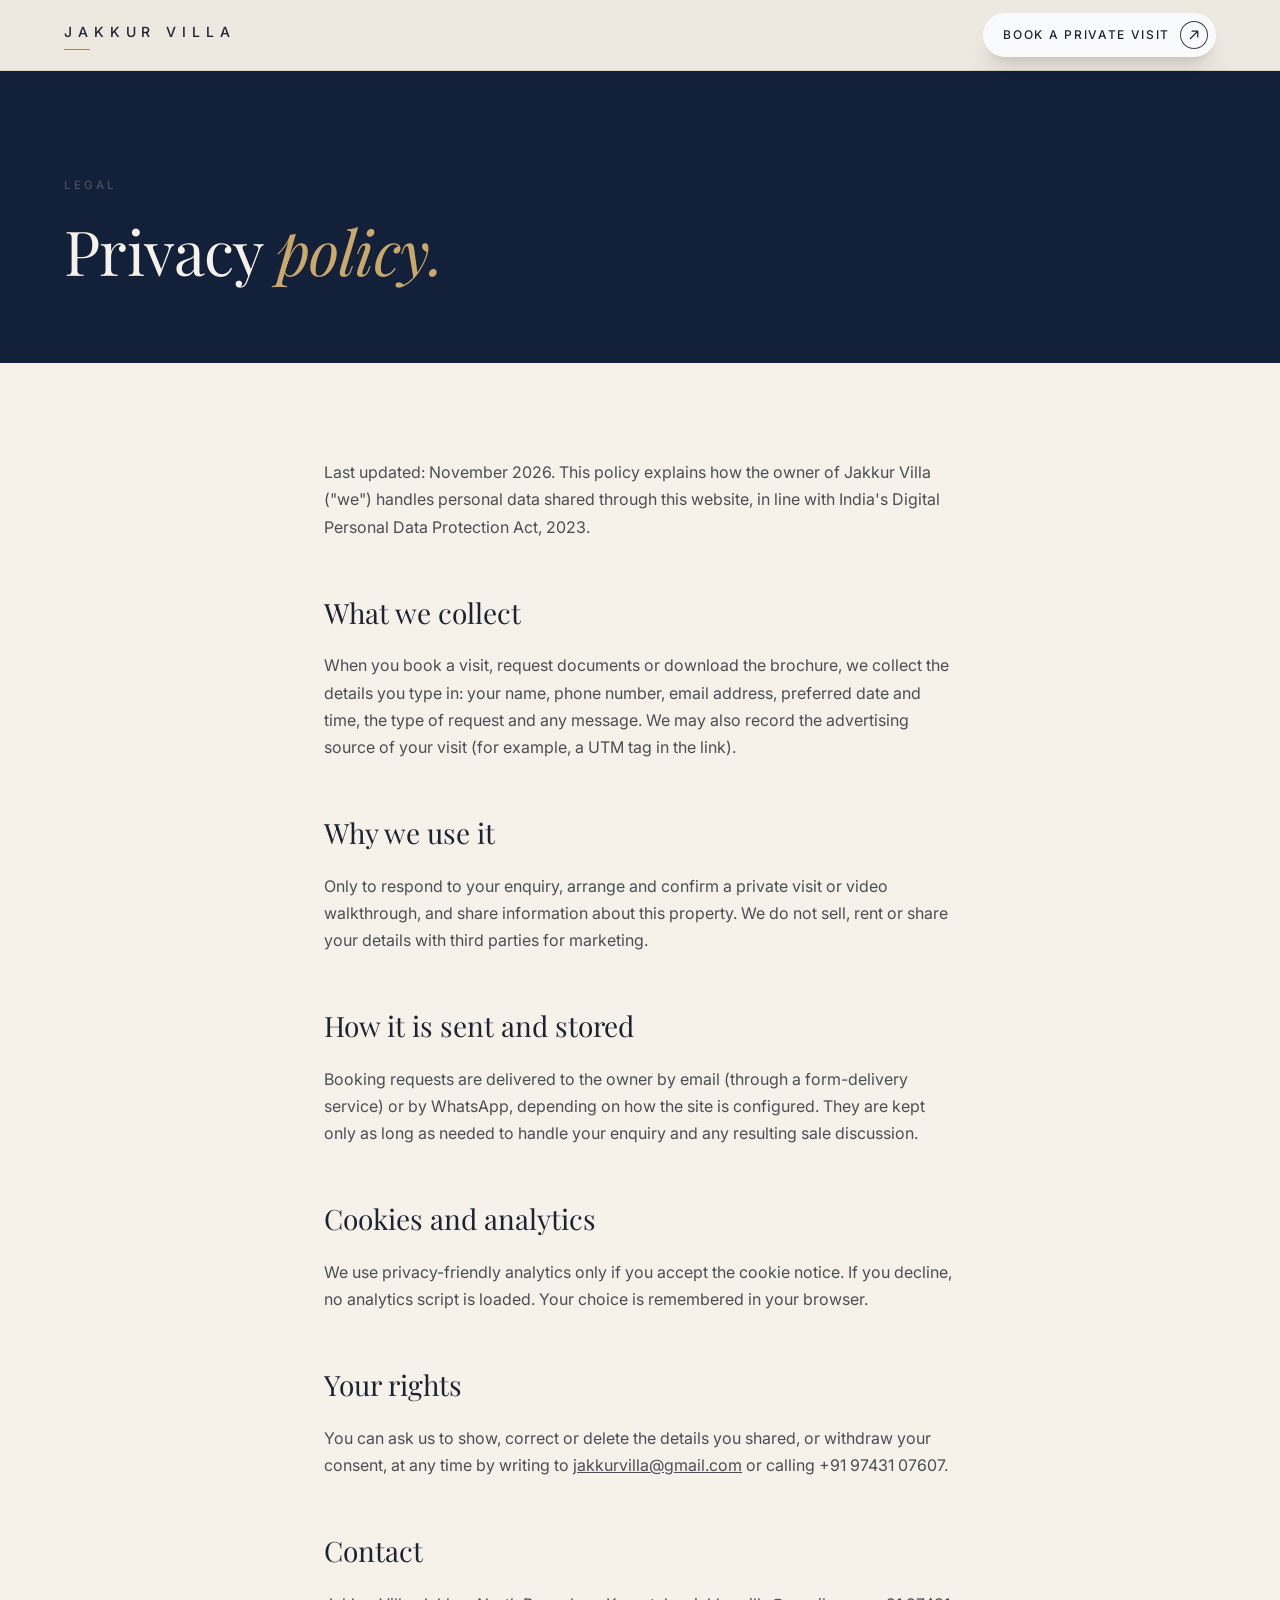
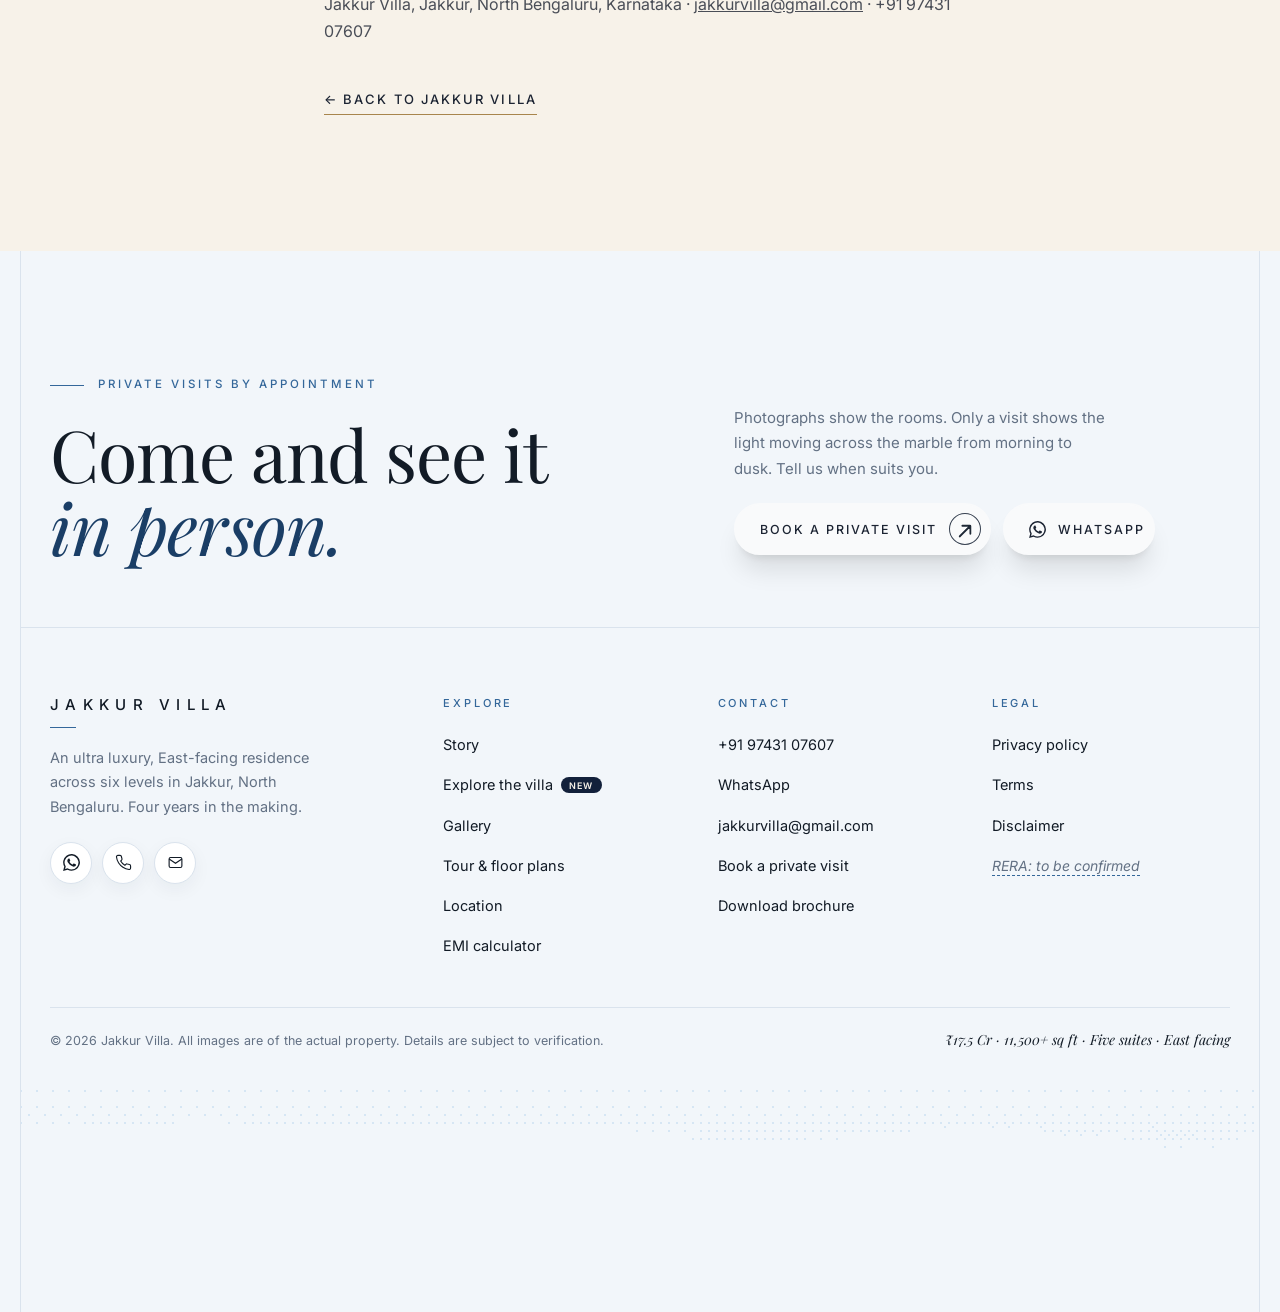
<file: privacy.html>
<!doctype html>
<html lang="en">
<head>
  <meta charset="utf-8"><meta name="viewport" content="width=device-width, initial-scale=1">
  <title>Privacy Policy | Jakkur Villa</title>
  <meta name="description" content="How Jakkur Villa collects, uses and protects the details you share when you book a visit or download the brochure.">
  <meta name="theme-color" content="#12203A">
  <link rel="icon" href="favicon.svg" type="image/svg+xml">
  <link href="https://fonts.googleapis.com/css2?family=Inter:wght@300;400;500;600&family=Playfair+Display:ital,wght@0,400;1,400&display=swap" rel="stylesheet">
  <link rel="stylesheet" href="css/styles.css">
</head>
<body>
<header class="site-header scrolled"><div class="container bar"><a href="index.html" class="wordmark"><span>JAKKUR VILLA</span><i></i></a><nav class="nav"><a class="btn btn-primary" href="index.html#book">Book a private visit</a></nav></div></header>
<main>
  <section class="page-hero"><div class="container"><p class="label">Legal</p><h1 class="h-section">Privacy <em class="inline">policy.</em></h1></div></section>
  <article class="article">
    <p>Last updated: November 2026. This policy explains how the owner of Jakkur Villa ("we") handles personal data shared through this website, in line with India's Digital Personal Data Protection Act, 2023.</p>
    <h2>What we collect</h2>
    <p>When you book a visit, request documents or download the brochure, we collect the details you type in: your name, phone number, email address, preferred date and time, the type of request and any message. We may also record the advertising source of your visit (for example, a UTM tag in the link).</p>
    <h2>Why we use it</h2>
    <p>Only to respond to your enquiry, arrange and confirm a private visit or video walkthrough, and share information about this property. We do not sell, rent or share your details with third parties for marketing.</p>
    <h2>How it is sent and stored</h2>
    <p>Booking requests are delivered to the owner by email (through a form-delivery service) or by WhatsApp, depending on how the site is configured. They are kept only as long as needed to handle your enquiry and any resulting sale discussion.</p>
    <h2>Cookies and analytics</h2>
    <p>We use privacy-friendly analytics only if you accept the cookie notice. If you decline, no analytics script is loaded. Your choice is remembered in your browser.</p>
    <h2>Your rights</h2>
    <p>You can ask us to show, correct or delete the details you shared, or withdraw your consent, at any time by writing to <a href="mailto:jakkurvilla@gmail.com">jakkurvilla@gmail.com</a> or calling +91 97431 07607.</p>
    <h2>Contact</h2>
    <p>Jakkur Villa, Jakkur, North Bengaluru, Karnataka · <a href="mailto:jakkurvilla@gmail.com">jakkurvilla@gmail.com</a> · +91 97431 07607</p>
    <p style="margin-top:40px"><a class="link-arrow" href="index.html">← Back to Jakkur Villa</a></p>
  </article>
</main>
<div data-jv-footer></div>
<script src="js/footer.js" defer></script>
<script src="js/buttons.js" defer></script>
</body>
</html>
</file>
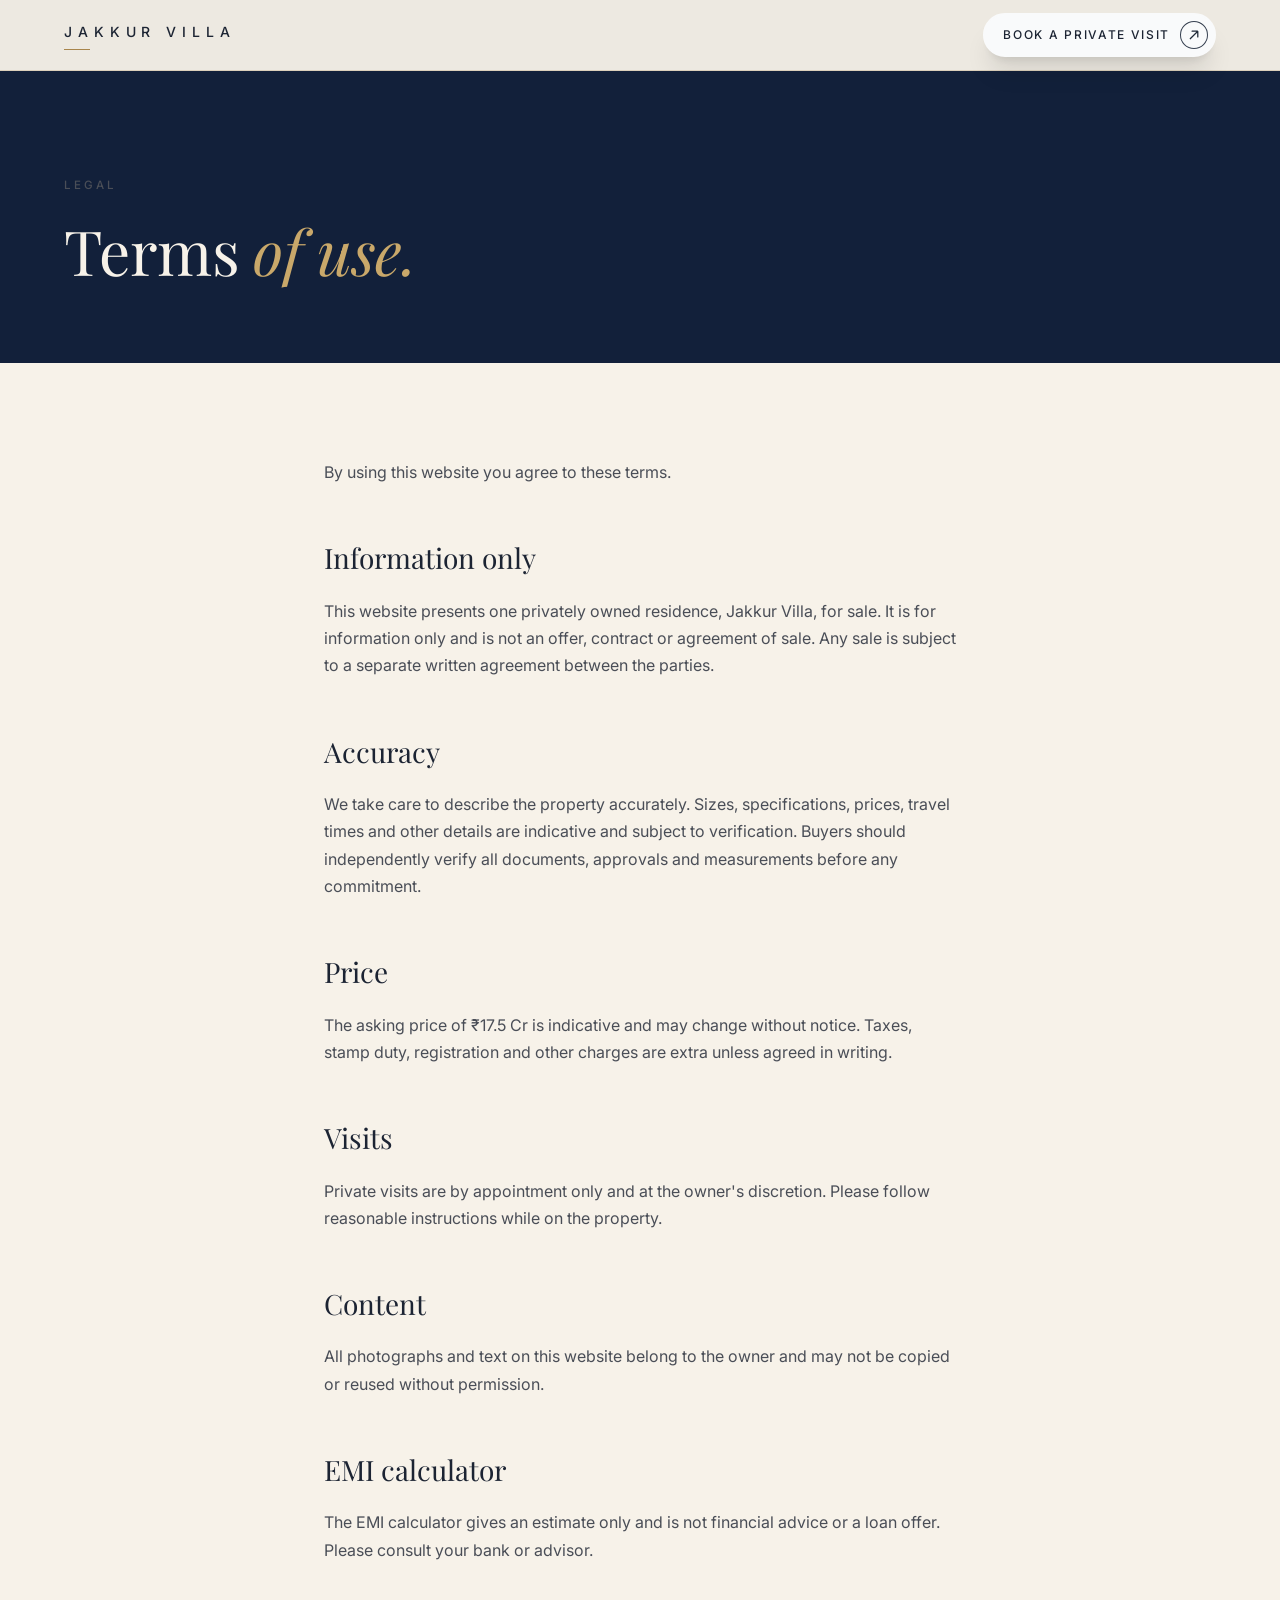
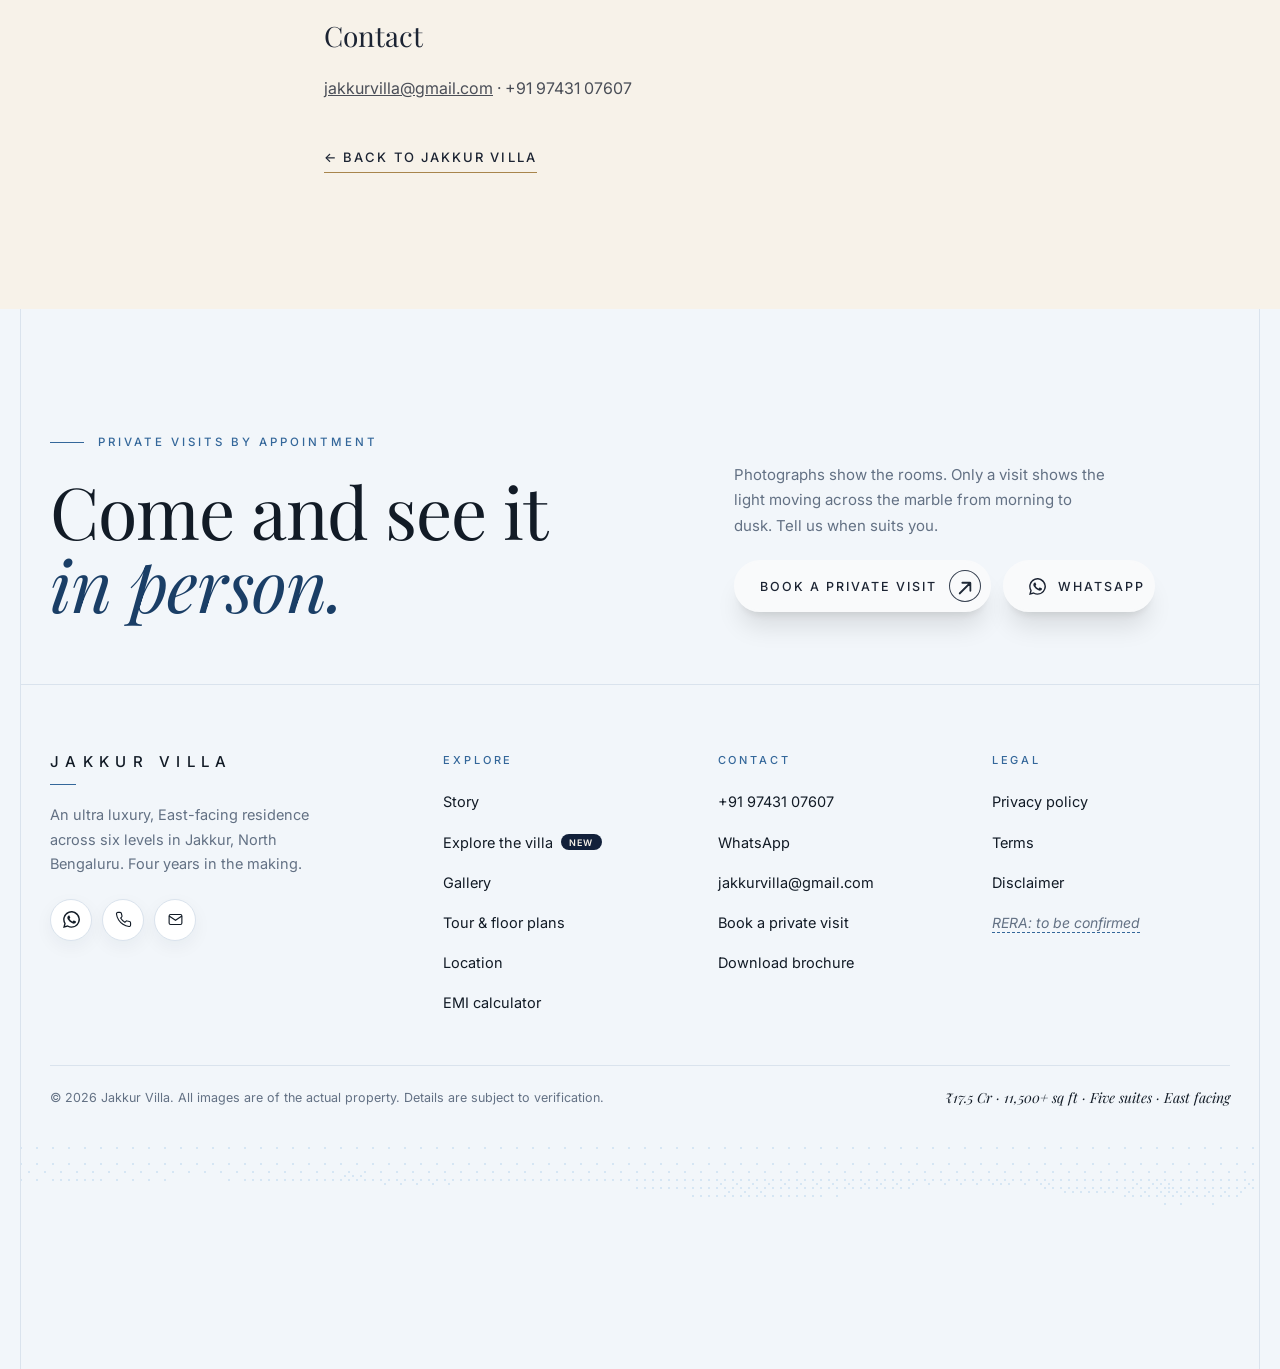
<file: terms.html>
<!doctype html>
<html lang="en">
<head>
  <meta charset="utf-8"><meta name="viewport" content="width=device-width, initial-scale=1">
  <title>Terms of Use | Jakkur Villa</title>
  <meta name="description" content="Terms of use for the Jakkur Villa property website.">
  <meta name="theme-color" content="#12203A">
  <link rel="icon" href="favicon.svg" type="image/svg+xml">
  <link href="https://fonts.googleapis.com/css2?family=Inter:wght@300;400;500;600&family=Playfair+Display:ital,wght@0,400;1,400&display=swap" rel="stylesheet">
  <link rel="stylesheet" href="css/styles.css">
</head>
<body>
<header class="site-header scrolled"><div class="container bar"><a href="index.html" class="wordmark"><span>JAKKUR VILLA</span><i></i></a><nav class="nav"><a class="btn btn-primary" href="index.html#book">Book a private visit</a></nav></div></header>
<main>
  <section class="page-hero"><div class="container"><p class="label">Legal</p><h1 class="h-section">Terms <em class="inline">of use.</em></h1></div></section>
  <article class="article">
    <p>By using this website you agree to these terms.</p>
    <h2>Information only</h2>
    <p>This website presents one privately owned residence, Jakkur Villa, for sale. It is for information only and is not an offer, contract or agreement of sale. Any sale is subject to a separate written agreement between the parties.</p>
    <h2>Accuracy</h2>
    <p>We take care to describe the property accurately. Sizes, specifications, prices, travel times and other details are indicative and subject to verification. Buyers should independently verify all documents, approvals and measurements before any commitment.</p>
    <h2>Price</h2>
    <p>The asking price of ₹17.5 Cr is indicative and may change without notice. Taxes, stamp duty, registration and other charges are extra unless agreed in writing.</p>
    <h2>Visits</h2>
    <p>Private visits are by appointment only and at the owner's discretion. Please follow reasonable instructions while on the property.</p>
    <h2>Content</h2>
    <p>All photographs and text on this website belong to the owner and may not be copied or reused without permission.</p>
    <h2>EMI calculator</h2>
    <p>The EMI calculator gives an estimate only and is not financial advice or a loan offer. Please consult your bank or advisor.</p>
    <h2>Contact</h2>
    <p><a href="mailto:jakkurvilla@gmail.com">jakkurvilla@gmail.com</a> · +91 97431 07607</p>
    <p style="margin-top:40px"><a class="link-arrow" href="index.html">← Back to Jakkur Villa</a></p>
  </article>
</main>
<div data-jv-footer></div>
<script src="js/footer.js" defer></script>
<script src="js/buttons.js" defer></script>
</body>
</html>
</file>
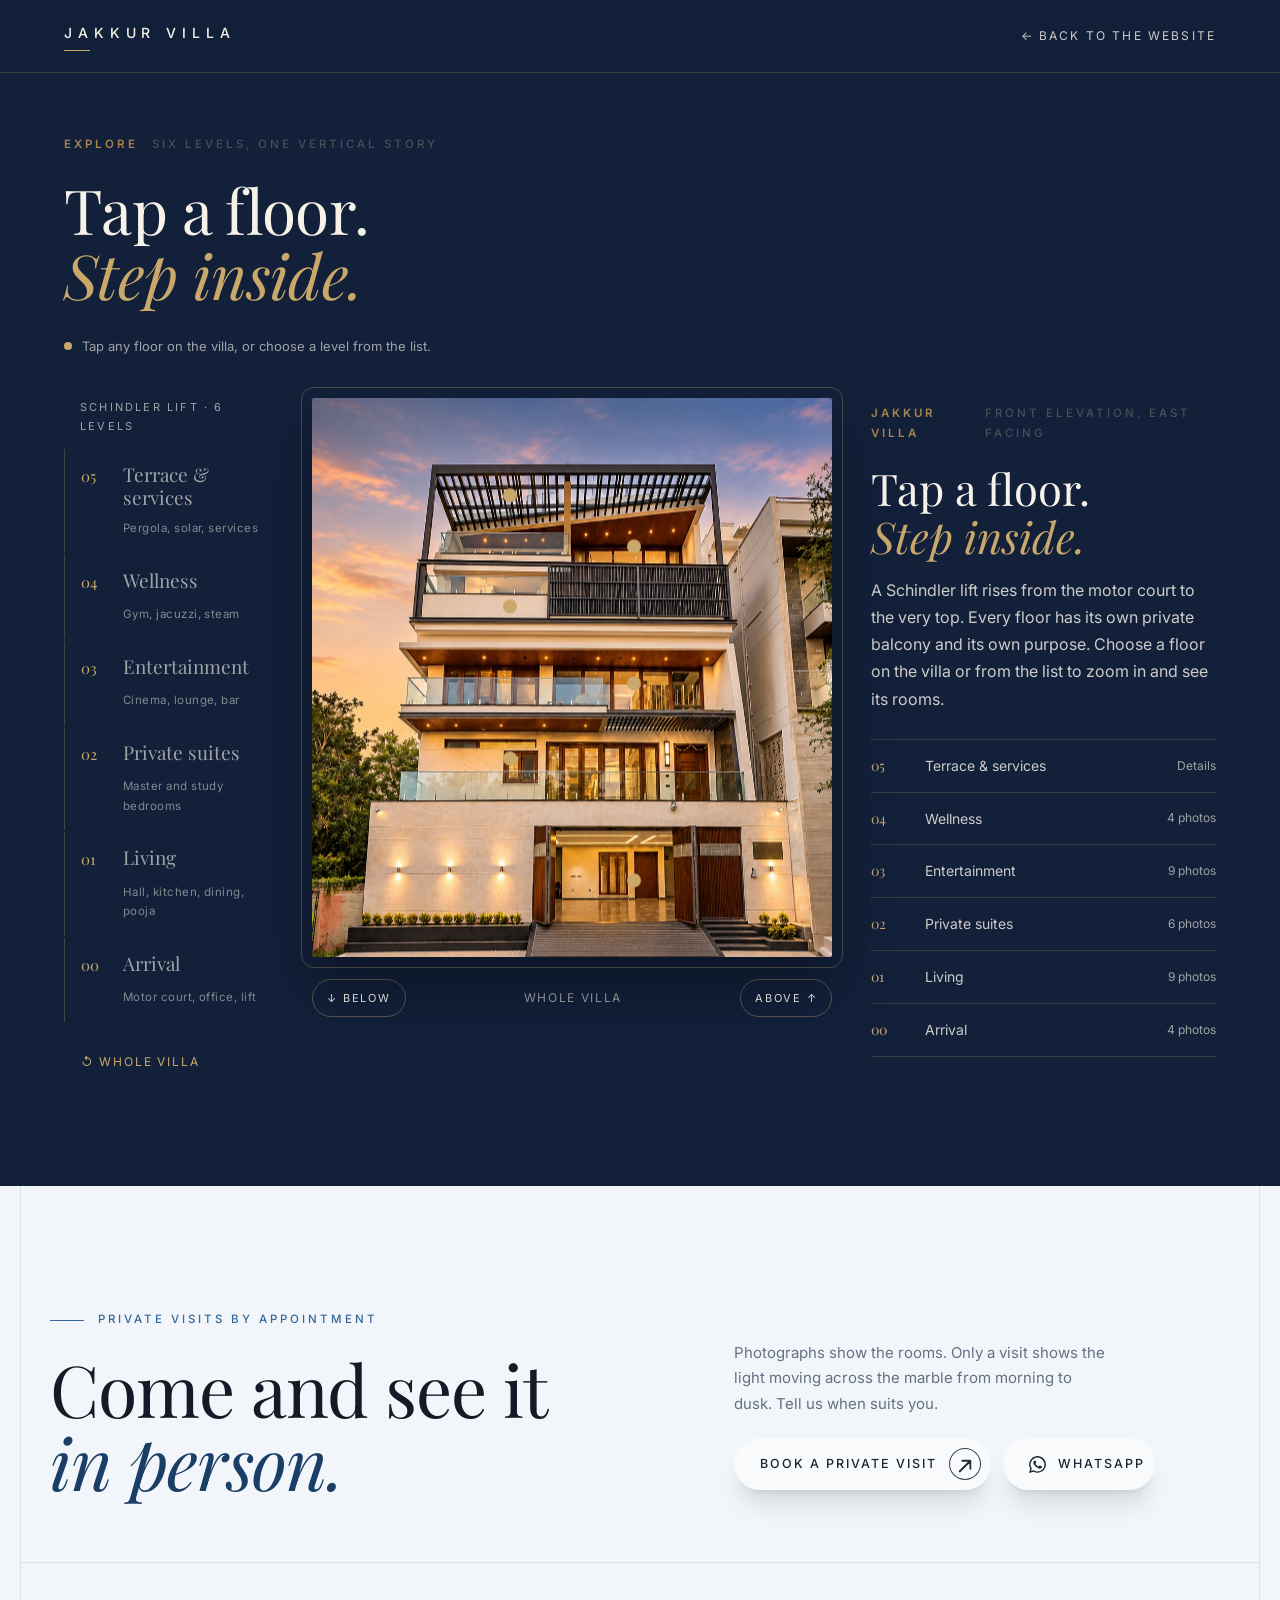
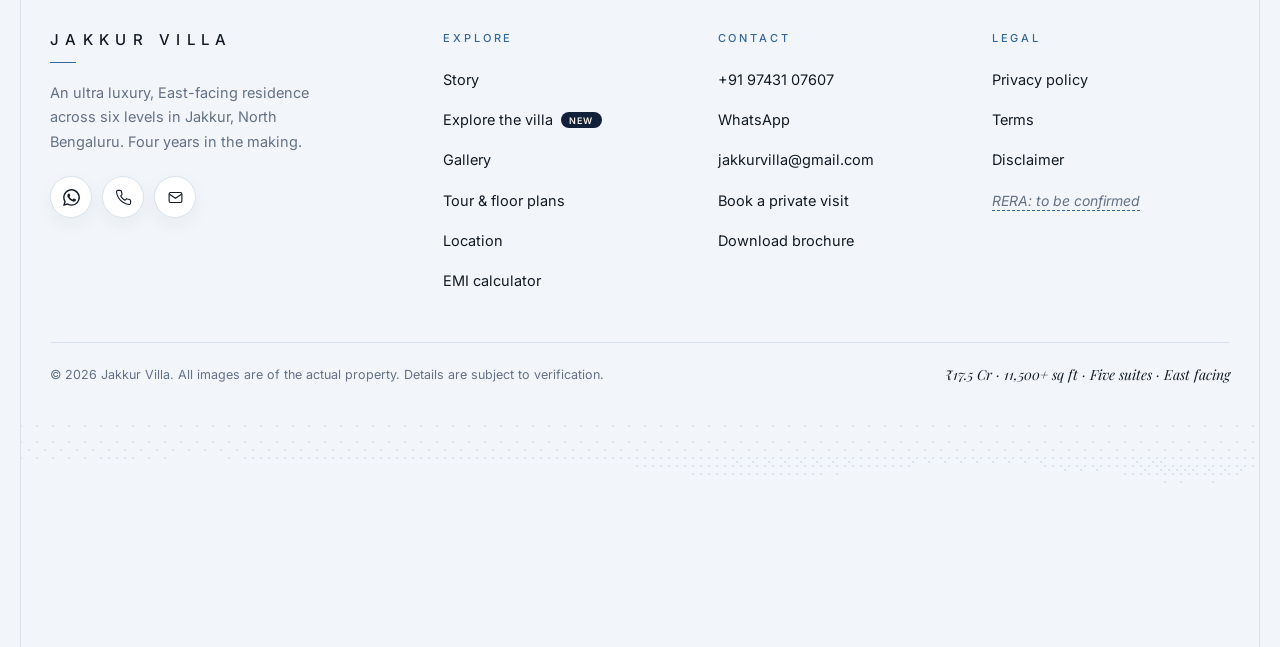
<file: villa-explorer.html>
<!doctype html>
<html lang="en">
<head>
  <meta charset="utf-8">
  <meta name="viewport" content="width=device-width, initial-scale=1, viewport-fit=cover">
  <title>Explore the Villa, Level by Level | Jakkur Villa</title>
  <meta name="description" content="Tap any floor of Jakkur Villa to zoom in and see that level's rooms: arrival, living, private suites, entertainment, wellness and terrace.">
  <link rel="canonical" href="https://www.example.com/villa-explorer">
  <meta property="og:title" content="Explore Jakkur Villa, floor by floor">
  <meta property="og:description" content="Tap any of the six levels to zoom in and see the real rooms: arrival, living, suites, cinema, wellness and terrace.">
  <meta property="og:image" content="https://www.example.com/images/exterior-dusk-facade.jpg">
  <meta name="theme-color" content="#12203A">
  <link rel="icon" href="favicon.svg" type="image/svg+xml">
  <link rel="preconnect" href="https://fonts.googleapis.com">
  <link rel="preconnect" href="https://fonts.gstatic.com" crossorigin>
  <link href="https://fonts.googleapis.com/css2?family=Inter:wght@300;400;500;600&family=Playfair+Display:ital,wght@0,400;0,500;1,400;1,500&display=swap" rel="stylesheet">
  <link rel="stylesheet" href="css/styles.css">
  <link rel="stylesheet" href="css/explorer.css">
  <style>
    body { background: var(--navy); color: var(--on-dark); }
    .vx-top { position: sticky; top: 0; z-index: 50; background: rgba(18,32,58,.92); backdrop-filter: blur(10px); border-bottom: 1px solid rgba(201,168,106,.22); }
    .vx-top .bar { display: flex; align-items: center; justify-content: space-between; height: 72px; }
    .vx-top .wordmark span { color: var(--ivory); }
    .vx-top .wordmark i { background: var(--champagne); }
    .vx-top .back { color: var(--on-dark); text-decoration: none; font-size: 12px; letter-spacing: .18em; text-transform: uppercase; }
    .vx-top .back:hover { color: var(--champagne); }
    .vx-intro { padding: 56px 0 28px; }
    .vx-intro .h-section { color: var(--ivory); margin-bottom: 14px; }
    .vx-intro .h-section em { color: var(--champagne); }
    .vx-page { padding-bottom: 100px; }
    @media (max-width: 760px) { .vx-top .back .long { display: none; } .vx .rail { top: 72px; } }
  </style>
</head>
<body>
<header class="vx-top">
  <div class="container bar">
    <a href="index.html" class="wordmark" aria-label="Jakkur Villa home"><span>JAKKUR VILLA</span><i></i></a>
    <a class="back" href="index.html">← <span class="long">Back to the </span>website</a>
  </div>
</header>

<main class="container vx-page">
  <section class="vx-intro">
    <p class="label"><span class="num">Explore</span> Six levels, one vertical story</p>
    <h1 class="h-section">Tap a floor.<em>Step inside.</em></h1>
    <p class="vx-hint"><i></i> Tap any floor on the villa, or choose a level from the list.</p>
  </section>

  <section class="vx" data-keys="global" aria-label="Interactive villa explorer">
    <nav class="rail" aria-label="Levels"><p class="lift">Schindler lift · 6 levels</p></nav>
    <div class="stage-wrap">
      <div class="stage">
        <div class="zoom">
          <img src="images/exterior-dusk-facade.jpg" width="1024" height="1535" alt="Front of Jakkur Villa at dusk showing all six levels">
          <div class="spot"></div>
        </div>
      </div>
      <div class="stage-cap">
        <button type="button" class="vx-prev" aria-label="Level below">↓ Below</button>
        <span class="vx-where">Whole villa</span>
        <button type="button" class="vx-next" aria-label="Level above">Above ↑</button>
      </div>
    </div>
    <div class="panel" aria-live="polite"></div>
  </section>
</main>

<div data-jv-footer></div>
<script src="js/footer.js" defer></script>
<script src="js/buttons.js" defer></script>
<script src="js/explorer.js" defer></script>
</body>
</html>
</file>
<file: css/styles.css>
/* =========================================================
   Jakkur Villa — design system
   Palette: midnight navy + champagne gold + warm ivory
   ========================================================= */
:root {
  --navy: #12203A;
  --navy-2: #1A2C4C;
  --navy-3: #22385E;
  --champagne: #C9A86A;   /* gold on dark */
  --gold: #A8854C;        /* gold on light — large text, lines, numbers only */
  --ivory: #F7F2E9;
  --sand: #EDE4D4;
  --stone: #DCD0BB;
  --teak: #6E4A2F;
  --ink: #1C2433;
  --body: #4A4E57;
  --on-dark: rgba(247, 242, 233, .82);
  --on-dark-soft: rgba(247, 242, 233, .62);
  --success: #2F6B4F;
  --error: #A23B2A;

  --serif: "Playfair Display", Georgia, "Times New Roman", serif;
  --sans: "Inter", system-ui, -apple-system, "Segoe UI", Roboto, Arial, sans-serif;

  --radius: 3px;
  --gutter: clamp(20px, 5vw, 72px);
  --section: clamp(80px, 11vw, 160px);
  --ease: cubic-bezier(.22, .61, .36, 1);
  --max: 1320px;
}

*, *::before, *::after { box-sizing: border-box; }
html { scroll-behavior: smooth; -webkit-text-size-adjust: 100%; }
body {
  margin: 0;
  font-family: var(--sans);
  font-weight: 400;
  font-size: 16px;
  line-height: 1.7;
  color: var(--body);
  background: var(--ivory);
  -webkit-font-smoothing: antialiased;
  text-rendering: optimizeLegibility;
}
img { display: block; max-width: 100%; height: auto; }
a { color: inherit; }
button { font: inherit; cursor: pointer; }
:focus-visible { outline: 2px solid var(--champagne); outline-offset: 3px; }

.skip-link {
  position: absolute; left: 12px; top: -60px; z-index: 200;
  background: var(--navy); color: var(--ivory); padding: 10px 16px; text-decoration: none;
}
.skip-link:focus { top: 12px; }

.container { width: 100%; max-width: var(--max); margin: 0 auto; padding: 0 var(--gutter); }
.section { padding: var(--section) 0; position: relative; }
.bg-ivory { background: var(--ivory); }
.bg-sand { background: var(--sand); }
.bg-navy { background: var(--navy); color: var(--on-dark); }
.bg-navy-2 { background: var(--navy-2); color: var(--on-dark); }

/* ---------- Typography ---------- */
.label {
  display: inline-flex; align-items: center; gap: 14px;
  font-size: 11.5px; font-weight: 500; letter-spacing: .26em; text-transform: uppercase;
  color: var(--body); margin: 0 0 22px;
}
.label .num { color: var(--gold); font-weight: 600; }
.bg-navy .label, .bg-navy-2 .label, .on-image .label { color: var(--on-dark); }
.bg-navy .label .num, .bg-navy-2 .label .num, .on-image .label .num { color: var(--champagne); }

.h-display, .h-section {
  font-family: var(--serif); font-weight: 400; color: var(--ink);
  letter-spacing: -.01em; margin: 0 0 28px;
}
.h-section { font-size: clamp(34px, 5vw, 62px); line-height: 1.06; }
.h-display em, .h-section em { display: block; font-style: italic; color: var(--gold); }
.h-section em.inline { display: inline; }
.bg-navy .h-section, .bg-navy-2 .h-section, .on-image .h-section { color: var(--ivory); }
.bg-navy .h-section em, .bg-navy-2 .h-section em, .on-image .h-section em { color: var(--champagne); }

.lead {
  font-family: var(--serif); font-size: clamp(19px, 2vw, 23px); line-height: 1.55;
  color: var(--ink); max-width: 34ch; margin: 0 0 22px;
}
.bg-navy .lead, .on-image .lead { color: var(--ivory); }
.prose { max-width: 60ch; margin: 0 0 18px; }
.small { font-size: 14px; }
.muted { color: var(--body); opacity: .85; }

.rule { width: 72px; height: 1px; background: var(--gold); border: 0; margin: 32px 0; }
.bg-navy .rule, .on-image .rule { background: var(--champagne); }

.caps { font-size: 11px; letter-spacing: .26em; text-transform: uppercase; font-weight: 500; }

/* placeholder for unknown facts */
.tbc {
  color: var(--body); font-style: italic;
  border-bottom: 1px dashed var(--gold); padding-bottom: 1px;
}
.bg-navy .tbc { color: var(--on-dark-soft); border-color: var(--champagne); }

/* ---------- Buttons ---------- */
.btn {
  display: inline-flex; align-items: center; justify-content: center; gap: 10px;
  min-height: 52px; padding: 0 28px; border-radius: var(--radius);
  font-size: 13px; font-weight: 500; letter-spacing: .14em; text-transform: uppercase;
  text-decoration: none; border: 1px solid transparent;
  transition: background-color .25s var(--ease), color .25s var(--ease), border-color .25s var(--ease), transform .25s var(--ease);
}
.btn:active { transform: translateY(1px); }
.btn[disabled] { opacity: .55; cursor: not-allowed; }
.btn-primary { background: var(--navy); color: var(--ivory); }
.btn-primary:hover { background: var(--navy-3); }
.btn-gold { background: var(--champagne); color: var(--navy); border-radius: 999px; }
.btn-gold:hover { background: #D8BB83; }
.btn-outline { border-color: var(--navy); color: var(--navy); background: transparent; }
.btn-outline:hover { background: var(--navy); color: var(--ivory); }
.btn-outline-light { border-color: rgba(247,242,233,.55); color: var(--ivory); background: transparent; }
.btn-outline-light:hover { background: var(--ivory); color: var(--navy); border-color: var(--ivory); }
.btn svg { width: 18px; height: 18px; }
.btn .spinner { width: 16px; height: 16px; border: 2px solid currentColor; border-right-color: transparent; border-radius: 50%; animation: spin .8s linear infinite; display: none; }
.btn.loading .spinner { display: inline-block; }
@keyframes spin { to { transform: rotate(360deg); } }

.link-arrow {
  display: inline-flex; align-items: center; gap: 10px; text-decoration: none;
  font-size: 13px; letter-spacing: .16em; text-transform: uppercase; font-weight: 500; color: var(--ink);
  border-bottom: 1px solid var(--gold); padding-bottom: 4px;
}
.bg-navy .link-arrow { color: var(--ivory); border-color: var(--champagne); }

/* ---------- Header ---------- */
.site-header {
  position: fixed; inset: 0 0 auto 0; z-index: 100;
  transition: background-color .35s var(--ease), box-shadow .35s var(--ease), color .35s var(--ease);
}
.site-header .bar { display: flex; align-items: center; justify-content: space-between; height: 84px; }
.wordmark { text-decoration: none; display: inline-flex; flex-direction: column; gap: 6px; }
.wordmark span { font-size: 14px; letter-spacing: .42em; font-weight: 500; color: var(--ink); white-space: nowrap; }
.wordmark i { width: 26px; height: 1px; background: var(--gold); }
.nav { display: flex; align-items: center; gap: 30px; }
.nav a.nav-link { text-decoration: none; font-size: 12.5px; letter-spacing: .16em; text-transform: uppercase; color: var(--ink); position: relative; }
.nav a.nav-link::after { content: ""; position: absolute; left: 0; right: 100%; bottom: -6px; height: 1px; background: var(--gold); transition: right .3s var(--ease); }
.nav a.nav-link:hover::after { right: 0; }
.nav .btn { min-height: 44px; padding: 0 20px; font-size: 12px; }
.menu-toggle { display: none; background: none; border: 0; width: 44px; height: 44px; padding: 10px; color: var(--ink); }
.menu-toggle span { display: block; height: 1px; background: currentColor; margin: 6px 0; transition: transform .3s var(--ease), opacity .3s; }

@media (min-width: 1101px) {
  .site-header:not(.scrolled) .nav { background: rgba(18,32,58,.5); backdrop-filter: blur(10px); -webkit-backdrop-filter: blur(10px); padding: 6px 6px 6px 28px; border-radius: 999px; border: 1px solid rgba(201,168,106,.35); }
  .site-header:not(.scrolled) .nav a.nav-link { color: var(--ivory); }
  .site-header:not(.scrolled) .nav a.nav-link::after { background: var(--champagne); }
  .site-header:not(.scrolled) .nav .btn { background: var(--champagne); color: var(--navy); border-radius: 999px; }
}
.site-header.scrolled { background: rgba(247, 242, 233, .96); box-shadow: 0 1px 0 var(--stone); backdrop-filter: blur(8px); }
.site-header.scrolled .bar { height: 70px; }

.mobile-menu {
  position: fixed; inset: 0; z-index: 99; background: var(--navy); color: var(--ivory);
  display: flex; flex-direction: column; justify-content: center; padding: 100px var(--gutter) 60px;
  opacity: 0; visibility: hidden; transition: opacity .35s var(--ease), visibility .35s;
}
.mobile-menu.open { opacity: 1; visibility: visible; }
.mobile-menu a { font-family: var(--serif); font-size: 30px; color: var(--ivory); text-decoration: none; padding: 8px 0; display: block; }
.mobile-menu a:hover { color: var(--champagne); }
.mobile-menu .meta { margin-top: 36px; font-size: 14px; color: var(--on-dark-soft); }
body.menu-open { overflow: hidden; }
body.menu-open .site-header .wordmark span, body.menu-open .menu-toggle { color: var(--ivory); }
body.menu-open .menu-toggle span:nth-child(1) { transform: translateY(7px) rotate(45deg); }
body.menu-open .menu-toggle span:nth-child(2) { opacity: 0; }
body.menu-open .menu-toggle span:nth-child(3) { transform: translateY(-7px) rotate(-45deg); }

/* ---------- Hero ---------- */
.hero { display: grid; grid-template-columns: 46fr 54fr; min-height: 100svh; background: var(--ivory); }
.hero-text { display: flex; flex-direction: column; justify-content: center; padding: 130px var(--gutter) 60px; }
.hero h1 { font-family: var(--serif); font-weight: 400; color: var(--ink); line-height: .9; margin: 0 0 30px; font-size: clamp(72px, 9.5vw, 148px); letter-spacing: -.02em; }
.hero h1 .villa { display: block; color: var(--gold); padding-left: .55em; }
.hero .tagline { font-size: 15px; letter-spacing: .06em; line-height: 1.9; max-width: 34ch; margin: 0 0 40px; }
.hero .ctas { display: flex; flex-wrap: wrap; gap: 14px; }
.hero-media { position: relative; overflow: hidden; background: var(--navy); }
.hero-media img { width: 100%; height: 100%; object-fit: cover; object-position: 50% 60%; transform: scale(1.08); animation: heroZoom 18s var(--ease) forwards; }
@keyframes heroZoom { to { transform: scale(1); } }
.hero-media .tag { position: absolute; top: 112px; right: 28px; font-size: 11px; letter-spacing: .3em; color: #fff; text-shadow: 0 1px 8px rgba(0,0,0,.45); }

.facts-strip { background: var(--navy); color: var(--ivory); }
.facts-strip ul { list-style: none; margin: 0; padding: 0; display: grid; grid-template-columns: repeat(6, 1fr); }
.facts-strip li { text-align: center; padding: 30px 12px; border-left: 1px solid rgba(201,168,106,.22); }
.facts-strip li:first-child { border-left: 0; }
.facts-strip .v { font-family: var(--serif); font-size: clamp(20px, 2.2vw, 28px); color: var(--ivory); display: block; }
.facts-strip .k { font-size: 11px; letter-spacing: .22em; text-transform: uppercase; color: var(--on-dark-soft); }

/* ---------- Generic split layouts ---------- */
.split { display: grid; grid-template-columns: 1fr 1fr; gap: clamp(40px, 6vw, 96px); align-items: center; }
.split.wide-media { grid-template-columns: 1.15fr .85fr; }
.split.wide-text { grid-template-columns: .85fr 1.15fr; }
.framed { position: relative; }
.framed::before { content: ""; position: absolute; inset: -18px 18px 18px -18px; border: 1px solid var(--gold); z-index: 0; }
.framed img { position: relative; z-index: 1; width: 100%; }
.bg-navy .framed::before { border-color: var(--champagne); }
.media { overflow: hidden; border-radius: 2px; background: var(--sand); }
.media img { width: 100%; height: 100%; object-fit: cover; transition: transform 1.2s var(--ease); }
.media:hover img { transform: scale(1.03); }
.ratio-45 { aspect-ratio: 4/5; } .ratio-34 { aspect-ratio: 3/4; } .ratio-32 { aspect-ratio: 3/2; } .ratio-169 { aspect-ratio: 16/9; } .ratio-11 { aspect-ratio: 1/1; } .ratio-23 { aspect-ratio: 2/3; }

.quote-mark { font-family: var(--serif); font-size: 110px; line-height: .6; color: var(--gold); height: 52px; display: block; }

.numlist { list-style: none; padding: 0; margin: 28px 0 0; max-width: 520px; }
.numlist li { display: flex; gap: 18px; padding: 13px 0; border-bottom: 1px solid var(--stone); font-size: 15px; }
.numlist li span { font-family: var(--serif); color: var(--gold); min-width: 26px; }
.bg-navy .numlist li, .on-image .numlist li { border-color: rgba(201,168,106,.25); }
.bg-navy .numlist li span, .on-image .numlist li span { color: var(--champagne); }

.figcap { font-size: 13px; margin-top: 12px; }
.figcap i { font-family: var(--serif); color: var(--gold); margin-right: 6px; }
.bg-navy .figcap i { color: var(--champagne); }

/* ---------- Numbers grid ---------- */
.numbers-head { display: grid; grid-template-columns: 1.2fr .8fr; gap: 40px; align-items: end; margin-bottom: 56px; }
.numbers { display: grid; grid-template-columns: repeat(4, 1fr); border-top: 1px solid rgba(201,168,106,.22); }
.numbers > div { padding: 36px 26px 44px; border-left: 1px solid rgba(201,168,106,.22); border-bottom: 1px solid rgba(201,168,106,.22); }
.numbers > div:nth-child(4n+1) { border-left: 0; }
.numbers .n { font-family: var(--serif); font-size: clamp(44px, 5vw, 68px); line-height: 1; color: var(--ivory); white-space: nowrap; }
.numbers .n small { font-size: .38em; color: var(--champagne); margin-left: 4px; }
.numbers .l { margin-top: 16px; font-size: 14px; line-height: 1.5; color: var(--on-dark); }

/* ---------- Making facts ---------- */
.making { display: grid; grid-template-columns: .95fr 1.05fr; gap: clamp(40px, 6vw, 90px); }
.making-facts { display: grid; grid-template-columns: 1fr 1fr; column-gap: 40px; }
.making-facts div { padding: 16px 0 18px; border-bottom: 1px solid var(--stone); }
.making-facts .t { font-family: var(--serif); font-size: 26px; color: var(--gold); line-height: 1.2; }
.making-facts .d { font-size: 14px; line-height: 1.55; margin-top: 4px; }

/* ---------- Level explorer ---------- */
.explorer { display: grid; grid-template-columns: 340px 1fr; gap: clamp(30px, 5vw, 70px); margin-top: 56px; }
.level-tabs { display: flex; flex-direction: column; border-top: 1px solid rgba(201,168,106,.25); }
.level-tab {
  display: flex; align-items: baseline; gap: 18px; text-align: left; background: none; border: 0;
  border-bottom: 1px solid rgba(201,168,106,.25); padding: 18px 4px; color: var(--on-dark-soft);
  transition: color .25s var(--ease), padding .25s var(--ease);
}
.level-tab .no { font-family: var(--serif); font-size: 15px; color: var(--champagne); min-width: 26px; }
.level-tab .nm { font-family: var(--serif); font-size: 22px; }
.level-tab:hover { color: var(--ivory); }
.level-tab[aria-selected="true"] { color: var(--ivory); padding-left: 14px; box-shadow: inset 2px 0 0 var(--champagne); }
.level-panel { position: relative; display: grid; grid-template-columns: 1.2fr .8fr; gap: 36px; align-items: end; }
.level-panel[hidden] { display: none; }
.level-panel .media { aspect-ratio: 4/3.2; }
.level-panel .big-no {
  position: absolute; right: -6px; top: -128px; font-family: var(--serif); font-size: 150px; line-height: 1;
  color: transparent; -webkit-text-stroke: 1px rgba(201,168,106,.55); pointer-events: none; user-select: none;
}
.level-panel h3 { font-family: var(--serif); font-weight: 400; color: var(--ivory); font-size: 32px; margin: 0 0 12px; line-height: 1.15; }
.level-panel h3 em { color: var(--champagne); }
.level-panel ul { list-style: none; padding: 0; margin: 18px 0 0; }
.level-panel li { font-size: 14.5px; padding: 9px 0; border-bottom: 1px solid rgba(201,168,106,.2); }
.level-panel.fade-in { animation: fadeIn .6s var(--ease); }
@keyframes fadeIn { from { opacity: 0; transform: translateY(10px); } to { opacity: 1; transform: none; } }

/* ---------- Materials ---------- */
.swatches { display: flex; justify-content: space-between; align-items: center; gap: 18px; margin-top: 64px; flex-wrap: nowrap; }
.swatch { text-align: center; flex: 0 0 auto; }
.swatch img { border-radius: 50%; object-fit: cover; box-shadow: 0 0 0 1px rgba(168,133,76,.3); margin: 0 auto; }
.swatch .nm { font-family: var(--serif); font-style: italic; font-size: 18px; color: var(--ink); margin-top: 16px; }
.swatch .lb { font-size: 10px; letter-spacing: .24em; text-transform: uppercase; margin-top: 4px; }
.swatch:nth-child(1) img { width: 170px; height: 170px; }
.swatch:nth-child(2) img { width: 120px; height: 120px; }
.swatch:nth-child(3) img { width: 200px; height: 200px; }
.swatch:nth-child(4) img { width: 110px; height: 110px; }
.swatch:nth-child(5) img { width: 160px; height: 160px; }
.swatch:nth-child(6) img { width: 130px; height: 130px; }
.swatch:nth-child(7) img { width: 104px; height: 104px; }
.swatch:nth-child(even) { margin-top: 70px; }

/* ---------- Full-bleed image sections ---------- */
.bleed { position: relative; min-height: 92svh; display: flex; align-items: center; overflow: hidden; color: var(--on-dark); }
.bleed > img { position: absolute; inset: 0; width: 100%; height: 100%; object-fit: cover; }
.bleed .shade-left { position: absolute; inset: 0; background: linear-gradient(90deg, rgba(18,32,58,.92) 0%, rgba(18,32,58,.62) 40%, rgba(18,32,58,.05) 75%); }
.bleed .shade-top { position: absolute; inset: 0; background: linear-gradient(180deg, rgba(18,32,58,.82) 0%, rgba(18,32,58,.05) 45%, rgba(18,32,58,.05) 60%, rgba(18,32,58,.85) 100%); }
.bleed .shade-bottom { position: absolute; inset: 0; background: linear-gradient(0deg, rgba(18,32,58,.9) 0%, rgba(18,32,58,.25) 50%, rgba(18,32,58,0) 75%); }
.bleed .container { position: relative; z-index: 2; }
.on-image { color: var(--on-dark); }
.bleed.align-end { align-items: flex-end; padding-bottom: 80px; }
.bleed.align-start { align-items: flex-start; padding-top: 140px; }
.big-quote { font-family: var(--serif); font-style: italic; font-size: clamp(30px, 4.4vw, 58px); line-height: 1.15; color: var(--ivory); max-width: 22ch; margin: 0; }
.cinema-stat { position: absolute; right: var(--gutter); bottom: 60px; text-align: right; z-index: 2; }
.cinema-stat .v { font-family: var(--serif); font-size: clamp(40px, 5vw, 72px); color: var(--ivory); line-height: 1; }
.cinema-stat .k { font-size: 11px; letter-spacing: .3em; text-transform: uppercase; color: var(--on-dark); margin-top: 10px; }

.mosaic { display: grid; grid-template-columns: 2fr 1fr 1fr; grid-template-rows: auto auto; gap: 14px; margin-top: 56px; }
.mosaic .a { grid-row: span 2; }
.mosaic .media { height: 100%; }

.well-grid { display: grid; grid-template-columns: 1.25fr 1fr; grid-template-rows: 1fr 1fr; gap: 14px; height: clamp(420px, 44vw, 600px); }
.well-grid > * { min-width: 0; min-height: 0; }
.well-grid .a { grid-row: span 2; }
.split > *, .making > *, .book > *, .emi > *, .spec-wrap > * { min-width: 0; }

/* ---------- Suites ---------- */
.suites { display: grid; grid-template-columns: repeat(4, 1fr); gap: 18px; margin-top: 56px; }
.suite-card { background: none; border: 0; padding: 0; text-align: left; color: inherit; }
.suite-card .media { aspect-ratio: 3/4.2; }
.suite-card:nth-child(even) { margin-top: 48px; }
.suite-card p { font-size: 14px; margin: 14px 0 0; }
.suite-card p i { font-family: var(--serif); color: var(--gold); margin-right: 6px; }

/* ---------- Gallery ---------- */
.chips { display: flex; flex-wrap: wrap; gap: 10px; margin: 36px 0 34px; }
.chip {
  border: 1px solid var(--stone); background: transparent; color: var(--ink); border-radius: 999px;
  padding: 9px 18px; font-size: 12px; letter-spacing: .12em; text-transform: uppercase;
  transition: all .25s var(--ease);
}
.chip:hover { border-color: var(--gold); }
.chip[aria-pressed="true"] { background: var(--navy); color: var(--ivory); border-color: var(--navy); }
.masonry { columns: 3 300px; column-gap: 14px; }
.masonry button { display: block; width: 100%; margin: 0 0 14px; padding: 0; border: 0; background: var(--sand); break-inside: avoid; position: relative; overflow: hidden; border-radius: 2px; }
.masonry button img { width: 100%; transition: transform 1s var(--ease), opacity .4s; }
.masonry button:hover img { transform: scale(1.04); }
.masonry button .cap {
  position: absolute; left: 0; right: 0; bottom: 0; padding: 30px 16px 14px; text-align: left;
  background: linear-gradient(0deg, rgba(18,32,58,.8), rgba(18,32,58,0)); color: var(--ivory);
  font-size: 13px; opacity: 0; transform: translateY(8px); transition: all .35s var(--ease);
}
.masonry button:hover .cap, .masonry button:focus-visible .cap { opacity: 1; transform: none; }
.masonry .hide { display: none; }

/* Lightbox */
.lightbox { position: fixed; inset: 0; z-index: 300; background: rgba(10, 18, 33, .97); display: none; align-items: center; justify-content: center; }
.lightbox.open { display: flex; }
.lightbox figure { margin: 0; max-width: 92vw; max-height: 86vh; display: flex; flex-direction: column; align-items: center; }
.lightbox img { max-width: 92vw; max-height: 78vh; object-fit: contain; user-select: none; -webkit-user-drag: none; }
.lightbox figcaption { color: var(--on-dark); font-size: 14px; margin-top: 16px; text-align: center; }
.lightbox figcaption .count { color: var(--champagne); margin-left: 12px; letter-spacing: .1em; }
.lb-btn { position: absolute; background: rgba(247,242,233,.08); border: 1px solid rgba(247,242,233,.25); color: var(--ivory); width: 52px; height: 52px; border-radius: 50%; display: flex; align-items: center; justify-content: center; transition: background .25s; }
.lb-btn:hover { background: rgba(247,242,233,.2); }
.lb-prev { left: 24px; top: 50%; transform: translateY(-50%); }
.lb-next { right: 24px; top: 50%; transform: translateY(-50%); }
.lb-close { right: 24px; top: 24px; }
.lb-btn svg { width: 22px; height: 22px; }

/* ---------- Tour + plans ---------- */
.tour-card { position: relative; overflow: hidden; border-radius: 2px; aspect-ratio: 16/8; display: flex; align-items: flex-end; }
.tour-card img { position: absolute; inset: 0; width: 100%; height: 100%; object-fit: cover; }
.tour-card .shade-bottom { position: absolute; inset: 0; background: linear-gradient(0deg, rgba(18,32,58,.9), rgba(18,32,58,.1) 60%); }
.tour-card .inner { position: relative; z-index: 2; padding: clamp(24px, 4vw, 52px); color: var(--on-dark); }
.tour-card h3 { font-family: var(--serif); font-weight: 400; color: var(--ivory); font-size: clamp(26px, 3vw, 40px); margin: 0 0 10px; }
.tour-frame { aspect-ratio: 16/9; width: 100%; border: 0; display: block; }
.plans { display: grid; grid-template-columns: repeat(3, 1fr); gap: 0; margin-top: 40px; border-top: 1px solid var(--stone); }
.plans div { padding: 22px 20px 26px 0; border-bottom: 1px solid var(--stone); }
.plans .no { font-family: var(--serif); color: var(--gold); font-size: 15px; }
.plans .nm { font-family: var(--serif); font-size: 21px; color: var(--ink); margin: 4px 0 6px; }

/* ---------- Location ---------- */
.location { display: grid; grid-template-columns: 1fr 1fr; min-height: 640px; }
.location .text { padding: var(--section) var(--gutter); background: var(--ivory); }
.location .map { background: var(--navy); position: relative; overflow: hidden; }
.location .map svg { width: 100%; height: 100%; display: block; }
.dist { width: 100%; border-collapse: collapse; margin-top: 30px; max-width: 540px; }
.dist td { padding: 13px 0; border-bottom: 1px solid var(--stone); font-size: 15px; }
.dist td:last-child { text-align: right; font-family: var(--serif); color: var(--ink); white-space: nowrap; padding-left: 16px; }

/* ---------- Specs ---------- */
.spec-wrap { display: grid; grid-template-columns: .8fr 1.2fr; gap: clamp(40px, 6vw, 90px); align-items: start; }
.spec { width: 100%; border-collapse: collapse; }
.spec th, .spec td { text-align: left; padding: 17px 0; border-bottom: 1px solid rgba(201,168,106,.22); vertical-align: top; }
.spec th { width: 170px; font-size: 11px; letter-spacing: .24em; font-weight: 500; color: var(--champagne); padding-top: 20px; padding-right: 20px; }
.spec td { font-size: 15px; color: var(--on-dark); }

/* ---------- Cards ---------- */
.cards-2 { display: grid; grid-template-columns: 1fr 1fr; gap: 24px; margin-top: 56px; }
.card { background: var(--ivory); border: 1px solid var(--stone); padding: clamp(28px, 4vw, 48px); border-radius: 2px; }
.card h3 { font-family: var(--serif); font-weight: 400; font-size: 28px; color: var(--ink); margin: 0 0 20px; }
.card h3 em { color: var(--gold); }
.dl { display: grid; grid-template-columns: auto 1fr; margin: 0; }
.dl dt, .dl dd { padding: 13px 0; border-bottom: 1px solid var(--stone); margin: 0; font-size: 14.5px; }
.dl dt { font-size: 11px; letter-spacing: .2em; text-transform: uppercase; padding-right: 22px; padding-top: 16px; color: var(--body); }
.dl dd { text-align: right; color: var(--ink); }

/* ---------- EMI ---------- */
.emi { display: grid; grid-template-columns: 1.1fr .9fr; gap: clamp(30px, 5vw, 70px); margin-top: 56px; align-items: start; }
.field { margin-bottom: 30px; }
.field .row { display: flex; justify-content: space-between; align-items: baseline; gap: 12px; margin-bottom: 12px; }
.field label, .field .lbl { font-size: 11.5px; letter-spacing: .2em; text-transform: uppercase; font-weight: 500; color: var(--body); }
.field output { font-family: var(--serif); font-size: 22px; color: var(--ink); }
input[type="range"] { -webkit-appearance: none; appearance: none; width: 100%; height: 2px; background: var(--stone); outline: none; margin: 10px 0; }
input[type="range"]::-webkit-slider-thumb { -webkit-appearance: none; width: 22px; height: 22px; border-radius: 50%; background: var(--navy); border: 3px solid var(--ivory); box-shadow: 0 0 0 1px var(--gold); cursor: pointer; }
input[type="range"]::-moz-range-thumb { width: 18px; height: 18px; border-radius: 50%; background: var(--navy); border: 3px solid var(--ivory); box-shadow: 0 0 0 1px var(--gold); cursor: pointer; }
.emi-result { background: var(--navy); color: var(--on-dark); padding: clamp(28px, 4vw, 48px); border-radius: 2px; }
.emi-result .big { font-family: var(--serif); font-size: clamp(40px, 5vw, 60px); color: var(--ivory); line-height: 1.05; margin: 8px 0 4px; }
.emi-result .sub { font-size: 14px; color: var(--on-dark-soft); }
.donut-wrap { display: flex; align-items: center; gap: 26px; margin: 30px 0 10px; }
.donut { width: 130px; height: 130px; flex: 0 0 auto; }
.legend { font-size: 14px; display: grid; gap: 10px; }
.legend i { display: inline-block; width: 10px; height: 10px; border-radius: 50%; margin-right: 8px; vertical-align: middle; }
.emi-rows { margin-top: 18px; }
.emi-rows div { display: flex; justify-content: space-between; padding: 12px 0; border-bottom: 1px solid rgba(201,168,106,.22); font-size: 14.5px; }
.emi-rows div b { font-weight: 500; color: var(--ivory); }

/* ---------- FAQ ---------- */
.faq { max-width: 880px; margin-top: 44px; }
.faq details { border-bottom: 1px solid var(--stone); }
.faq summary { list-style: none; cursor: pointer; padding: 24px 40px 24px 0; position: relative; font-family: var(--serif); font-size: clamp(19px, 2vw, 23px); color: var(--ink); }
.faq summary::-webkit-details-marker { display: none; }
.faq summary::after { content: ""; position: absolute; right: 6px; top: 50%; width: 14px; height: 14px; border-right: 1px solid var(--gold); border-bottom: 1px solid var(--gold); transform: translateY(-70%) rotate(45deg); transition: transform .3s var(--ease); }
.faq details[open] summary::after { transform: translateY(-30%) rotate(-135deg); }
.faq details p { margin: 0 0 24px; max-width: 64ch; }

/* ---------- Booking ---------- */
.book { display: grid; grid-template-columns: .9fr 1.1fr; gap: clamp(36px, 5vw, 80px); align-items: start; }
.book-media { position: relative; margin-top: 30px; }
.book-media img { width: 100%; aspect-ratio: 4/3; object-fit: cover; border-radius: 2px; }
.contact-quick { display: flex; flex-wrap: wrap; gap: 12px; margin-top: 26px; }
.form-card { background: var(--ivory); color: var(--body); padding: clamp(26px, 4vw, 48px); border-radius: 2px; }
.form-card h3 { font-family: var(--serif); font-weight: 400; font-size: 26px; color: var(--ink); margin: 0 0 6px; }
.form-grid { display: grid; grid-template-columns: 1fr 1fr; gap: 18px 20px; margin-top: 26px; }
.form-grid .full { grid-column: 1 / -1; }
.f label, .f .lbl { display: block; font-size: 11px; letter-spacing: .2em; text-transform: uppercase; font-weight: 500; margin-bottom: 8px; color: var(--body); }
.f input, .f select, .f textarea {
  width: 100%; border: 1px solid var(--stone); background: #FFFDF9; border-radius: var(--radius);
  padding: 13px 14px; font: inherit; font-size: 15px; color: var(--ink); transition: border-color .2s;
}
.f input:focus, .f select:focus, .f textarea:focus { outline: none; border-color: var(--gold); box-shadow: 0 0 0 3px rgba(168,133,76,.15); }
.f textarea { min-height: 96px; resize: vertical; }
.f .err { color: var(--error); font-size: 13px; margin-top: 6px; min-height: 0; }
.f.invalid input, .f.invalid select { border-color: var(--error); }
.phone-row { display: flex; gap: 8px; }
.phone-row select { width: 112px; flex: 0 0 auto; }
.slots { display: flex; flex-wrap: wrap; gap: 8px; }
.slots label { margin: 0; }
.slots input { position: absolute; opacity: 0; width: 1px; height: 1px; }
.slots span { display: inline-block; border: 1px solid var(--stone); border-radius: 999px; padding: 9px 16px; font-size: 13px; letter-spacing: .04em; text-transform: none; cursor: pointer; color: var(--ink); background: #FFFDF9; transition: all .2s; }
.slots input:checked + span { background: var(--navy); color: var(--ivory); border-color: var(--navy); }
.slots input:focus-visible + span { outline: 2px solid var(--gold); outline-offset: 2px; }
.check { display: flex; gap: 10px; align-items: flex-start; font-size: 14px; }
.check input { margin-top: 5px; accent-color: var(--navy); }
.hp { position: absolute !important; left: -10000px !important; width: 1px; height: 1px; overflow: hidden; }
.form-note { font-size: 13px; margin-top: 14px; }
.form-success { text-align: center; padding: 30px 10px; }
.form-success h3 { font-size: 30px; }

/* ---------- Footer ---------- */
.site-footer { background: #0D182C; color: var(--on-dark-soft); padding: 90px 0 120px; font-size: 14px; }
.foot-grid { display: grid; grid-template-columns: 1.4fr 1fr 1fr 1fr; gap: 40px; }
.site-footer .wordmark span { color: var(--ivory); }
.site-footer .wordmark i { background: var(--champagne); }
.site-footer h4 { font-size: 11px; letter-spacing: .24em; text-transform: uppercase; color: var(--champagne); font-weight: 500; margin: 0 0 18px; }
.site-footer ul { list-style: none; padding: 0; margin: 0; display: grid; gap: 10px; }
.site-footer a { text-decoration: none; color: var(--on-dark); }
.site-footer a:hover { color: var(--champagne); }
.foot-bottom { margin-top: 64px; padding-top: 26px; border-top: 1px solid rgba(201,168,106,.2); display: flex; flex-wrap: wrap; justify-content: space-between; gap: 16px; font-size: 13px; }

/* ---------- Floating + mobile bar ---------- */
.wa-float {
  position: fixed; right: 24px; bottom: 24px; z-index: 90; width: 60px; height: 60px; border-radius: 50%;
  background: var(--navy); color: var(--ivory); display: flex; align-items: center; justify-content: center;
  box-shadow: 0 10px 30px rgba(18,32,58,.3), 0 0 0 1px rgba(201,168,106,.5); transition: transform .3s var(--ease);
}
.wa-float:hover { transform: translateY(-3px); }
.wa-float svg { width: 28px; height: 28px; }
.mobile-bar { display: none; }

/* ---------- Cookie ---------- */
.cookie { position: fixed; left: 20px; bottom: 20px; z-index: 95; max-width: 420px; background: var(--ivory); border: 1px solid var(--stone); padding: 20px 22px; box-shadow: 0 16px 40px rgba(18,32,58,.15); font-size: 14px; display: none; }
.cookie.show { display: block; }
.cookie .row { display: flex; gap: 10px; margin-top: 14px; }
.cookie .btn { min-height: 40px; padding: 0 18px; font-size: 11.5px; }

/* ---------- Reveal motion ---------- */
.reveal { opacity: 0; transform: translateY(26px); transition: opacity 1s var(--ease), transform 1s var(--ease); }
.reveal.in { opacity: 1; transform: none; }
.reveal-img img { transform: scale(1.06); transition: transform 1.6s var(--ease); }
.reveal-img.in img { transform: scale(1); }
.no-js .reveal { opacity: 1; transform: none; }

/* ---------- Simple inner pages ---------- */
.page-hero { background: var(--navy); color: var(--on-dark); padding: 170px 0 80px; }
.page-hero .h-section { color: var(--ivory); margin: 0; }
.page-hero .h-section em { color: var(--champagne); }
.article { max-width: 760px; padding: 80px var(--gutter) 120px; margin: 0 auto; }
.article h2 { font-family: var(--serif); font-weight: 400; color: var(--ink); font-size: 28px; margin: 48px 0 14px; }
.article p, .article li { max-width: 68ch; }
.notfound { min-height: 100svh; display: flex; align-items: center; background: var(--navy); color: var(--on-dark); }

/* ---------- Responsive ---------- */
@media (max-width: 1100px) {
  .nav .nav-link { display: none; }
  .explorer { grid-template-columns: 1fr; }
  .level-tabs { flex-direction: row; overflow-x: auto; border-top: 0; scrollbar-width: none; }
  .level-tabs::-webkit-scrollbar { display: none; }
  .level-tab { flex: 0 0 auto; border-bottom: 1px solid rgba(201,168,106,.25); padding: 12px 18px; }
  .level-tab[aria-selected="true"] { padding-left: 18px; box-shadow: inset 0 -2px 0 var(--champagne); }
  .level-tab .nm { font-size: 17px; }
  .swatches { overflow-x: auto; justify-content: flex-start; gap: 34px; padding-bottom: 20px; scrollbar-width: thin; }
  .foot-grid { grid-template-columns: 1fr 1fr; }
}
@media (max-width: 900px) {
  .hero { grid-template-columns: 1fr; min-height: auto; }
  .hero-media { order: -1; height: 64svh; min-height: 420px; }
  .hero-media .tag { top: auto; bottom: 18px; right: 18px; }
  .hero-media::before { content: ""; position: absolute; inset: 0 0 auto 0; height: 140px; z-index: 1; background: linear-gradient(180deg, rgba(18,32,58,.6), rgba(18,32,58,0)); }
  .site-header:not(.scrolled) .wordmark span { color: var(--ivory); }
  .site-header:not(.scrolled) .wordmark i { background: var(--champagne); }
  .site-header:not(.scrolled) .menu-toggle { color: var(--ivory); }
  .site-header:not(.scrolled) .nav .btn { background: var(--ivory); color: var(--navy); }
  .well-grid { height: 70vw; max-height: 560px; }
  .hero-text { padding: 46px var(--gutter) 56px; }
  .hero h1 { font-size: clamp(64px, 19vw, 110px); }
  .facts-strip ul { grid-template-columns: repeat(3, 1fr); }
  .facts-strip li:nth-child(4) { border-left: 0; }
  .facts-strip li:nth-child(n+4) { border-top: 1px solid rgba(201,168,106,.22); }
  .split, .split.wide-media, .split.wide-text, .making, .numbers-head, .spec-wrap, .emi, .book, .location { grid-template-columns: 1fr; }
  .split .order-first-mobile { order: -1; }
  .numbers { grid-template-columns: repeat(2, 1fr); }
  .numbers > div:nth-child(4n+1) { border-left: 1px solid rgba(201,168,106,.22); }
  .numbers > div:nth-child(2n+1) { border-left: 0; }
  .level-panel { grid-template-columns: 1fr; }
  .level-panel .big-no { display: none; }
  .mosaic { grid-template-columns: 1fr 1fr; }
  .mosaic .a { grid-column: span 2; grid-row: auto; }
  .suites { grid-template-columns: repeat(2, 1fr); }
  .plans { grid-template-columns: 1fr 1fr; }
  .cards-2 { grid-template-columns: 1fr; }
  .location .map { min-height: 520px; }
  .bleed { min-height: 80svh; }
  .bleed .shade-left { background: linear-gradient(0deg, rgba(18,32,58,.93) 0%, rgba(18,32,58,.7) 50%, rgba(18,32,58,.15) 100%); }
  .bleed.align-mobile-end { align-items: flex-end; padding-bottom: 60px; }
  .cinema-stat { bottom: 40px; }
}
@media (max-width: 640px) {
  body { font-size: 15.5px; }
  .site-header .bar { height: 68px; }
  .hero-media .tag { display: none; }
  .nav .btn { display: none; }
  .menu-toggle { display: block; }
  .facts-strip li { padding: 22px 6px; }
  .making-facts { grid-template-columns: 1fr; }
  .numbers .n { font-size: 42px; }
  .numbers > div { padding: 26px 16px 30px; }
  .suite-card:nth-child(even) { margin-top: 28px; }
  .masonry { columns: 2 140px; column-gap: 10px; }
  .masonry button { margin-bottom: 10px; }
  .plans { grid-template-columns: 1fr; }
  .form-grid { grid-template-columns: 1fr; }
  .well-grid { grid-template-columns: 1fr 1fr; grid-template-rows: 1.3fr 1fr; height: 110vw; }
  .well-grid .a { grid-row: auto; grid-column: span 2; }
  .spec th { width: 110px; letter-spacing: .16em; }
  .dl dd { text-align: left; }
  .dl { grid-template-columns: 1fr; }
  .dl dt { border-bottom: 0; padding-bottom: 0; }
  .foot-grid { grid-template-columns: 1fr; }
  .wa-float { display: none; }
  .mobile-bar {
    display: grid; grid-template-columns: 1fr 1fr 1.25fr; position: fixed; left: 0; right: 0; bottom: 0; z-index: 90;
    background: var(--navy); border-top: 1px solid rgba(201,168,106,.35); padding-bottom: env(safe-area-inset-bottom);
  }
  .mobile-bar a { display: flex; flex-direction: column; align-items: center; justify-content: center; gap: 4px; padding: 10px 4px; text-decoration: none; color: var(--ivory); font-size: 11.5px; letter-spacing: .1em; text-transform: uppercase; min-height: 62px; }
  .mobile-bar a + a { border-left: 1px solid rgba(201,168,106,.25); }
  .mobile-bar a.book-cta { background: var(--champagne); color: var(--navy); font-weight: 600; }
  .mobile-bar svg { width: 20px; height: 20px; }
  .cookie { left: 12px; right: 12px; bottom: 76px; max-width: none; }
  .lb-prev, .lb-next { top: auto; bottom: 26px; transform: none; }
  .lb-prev { left: calc(50% - 64px); } .lb-next { right: calc(50% - 64px); }
}

/* ---------- Sweep button (adapted from Uiverse.io by nathAd17) ----------
   Light pill; on hover a circle sweeps in from the left and fills it, the arrow turns 45° → 90°.
   Change --sweep to recolour the fill (the original uses emerald #10b981). Added by js/buttons.js. */
.btn.sweep, .rdf-btn.sweep {
  --sweep: #12203A;
  position: relative; z-index: 0; isolation: isolate; overflow: hidden;
  display: inline-flex; align-items: center; justify-content: center; gap: 12px;
  min-height: 52px; padding: 0 8px 0 24px; border-radius: 999px;
  background: #F9FAFB; color: #1C2433; border: 2px solid #F9FAFB;
  box-shadow: 0 20px 25px -5px rgba(0,0,0,.1), 0 8px 10px -6px rgba(0,0,0,.1);
  backdrop-filter: blur(12px); -webkit-backdrop-filter: blur(12px);
  transition: color .7s ease, transform .3s ease;
}
.btn.sweep::before, .rdf-btn.sweep::before {
  content: ""; position: absolute; z-index: -1; left: -100%; top: 50%; width: 100%; aspect-ratio: 1; border-radius: 50%;
  background: var(--sweep); transform: translateY(-50%) scale(1); transition: left .7s ease, transform .7s ease;
}
.btn.sweep:hover, .rdf-btn.sweep:hover, .btn.sweep:focus-visible, .rdf-btn.sweep:focus-visible { background: #F9FAFB; color: #F9FAFB; border-color: #F9FAFB; transform: none; }
.btn.sweep:hover::before, .rdf-btn.sweep:hover::before, .btn.sweep:focus-visible::before, .rdf-btn.sweep:focus-visible::before { left: 0; transform: translateY(-50%) scale(1.5); }
.sweep-ico {
  flex: 0 0 auto; display: grid; place-items: center; width: 32px; height: 32px; padding: 8px; border-radius: 50%;
  border: 1px solid #374151; transform: rotate(45deg); transition: transform .3s linear, background-color .3s linear, border-color .3s linear;
}
.sweep-ico svg { width: 100%; height: 100%; display: block; }
.sweep-ico path { fill: #1F2937; }
.btn.sweep:hover .sweep-ico, .rdf-btn.sweep:hover .sweep-ico, .btn.sweep:focus-visible .sweep-ico { transform: rotate(90deg); background: #F9FAFB; border-color: transparent; }
.btn.sweep[disabled] { opacity: .6; }
.btn.sweep.loading .sweep-ico { display: none; }
.nav .btn.sweep { min-height: 44px; padding: 0 6px 0 18px; gap: 10px; }
.nav .btn.sweep .sweep-ico { width: 28px; height: 28px; padding: 7px; }
/* on the dark header pill / ivory header the light pill still reads; keep the sweep navy */
@media (prefers-reduced-motion: reduce) { .btn.sweep::before, .rdf-btn.sweep::before, .sweep-ico { transition: none; } }

/* ---------- Scroll-tied hero ---------- */
.scrub { position: relative; height: 500vh; background: var(--navy); }
.scrub-sticky { position: sticky; top: 0; width: 100%; height: 100vh; height: 100svh; overflow: hidden; }
.scrub-media { position: absolute; inset: 0; }
.scrub-photo, .scrub-video { position: absolute; inset: 0; width: 100%; height: 100%; object-fit: cover; will-change: opacity, transform; }
.scrub-photo { opacity: 0; }
.scrub-photo:first-child { opacity: 1; }
.scrub-video[hidden] { display: none; }
/* Photo mode only: a soft wash so type stays readable on bright photos. Removed in video mode. */
.scrub-veil { position: absolute; inset: 0; pointer-events: none; background: linear-gradient(90deg, rgba(13,24,44,.55) 0%, rgba(13,24,44,.25) 45%, rgba(13,24,44,.05) 100%), linear-gradient(0deg, rgba(13,24,44,.45), rgba(13,24,44,0) 40%); }
.scrub.video-mode .scrub-veil { background: linear-gradient(90deg, rgba(10,18,34,.62) 0%, rgba(10,18,34,.38) 50%, rgba(10,18,34,.18) 100%), linear-gradient(0deg, rgba(10,18,34,.5), rgba(10,18,34,0) 45%); }
.scrub.video-mode .scrub-sec { text-shadow: 0 2px 18px rgba(6,12,24,.55); }
.scrub-sec { position: absolute; inset: 0; opacity: 0; transition: opacity .1s ease-out; pointer-events: none; --tx: #F7F2E9; --tx80: rgba(247,242,233,.8); --tx50: rgba(247,242,233,.5); }
.scrub-sec.s1 { opacity: 1; }
.scrub-sec.live { pointer-events: auto; }
.scrub-sec .st { opacity: 0; transform: translateY(24px); transition: opacity .8s cubic-bezier(.16,1,.3,1), transform .8s cubic-bezier(.16,1,.3,1); transition-delay: var(--sd, 0ms); }
.scrub-sec.show .st { opacity: 1; transform: none; }
.s1 { display: flex; align-items: center; padding: 0 clamp(24px, 9vw, 128px); }
.scrub-s1 { max-width: 920px; }
.scrub-eyebrow { font-size: 12px; letter-spacing: .3em; text-transform: uppercase; color: var(--tx80); margin: 0 0 22px; }
.scrub-h1 { margin: 0; font-family: var(--sans); font-weight: 300; text-transform: uppercase; line-height: 1.2; font-size: clamp(2rem, 5vw, 5rem); color: var(--tx); letter-spacing: .01em; }
.scrub-sub { margin: 24px 0 0; font-size: 14px; letter-spacing: .3em; text-transform: uppercase; color: var(--tx80); }
.scrub-circle { display: grid; place-items: center; width: 48px; height: 48px; border-radius: 50%; border: 1px solid var(--tx50); color: var(--tx); text-decoration: none; transition: opacity .3s ease, background-color .3s ease; }
.scrub-circle:hover { opacity: .7; }
.scrub-circle svg { width: 18px; height: 18px; }
.scrub-circle.sm { width: 40px; height: 40px; margin-top: 8px; }
.scrub-circle.sm svg { width: 16px; height: 16px; }
.scrub-next { position: absolute; right: clamp(24px, 3.5vw, 48px); bottom: 48px; }
.s2 { display: flex; align-items: center; justify-content: center; padding: 0 clamp(24px, 4vw, 32px); }
.scrub-h2 { max-width: 900px; margin: 0; text-align: center; text-transform: uppercase; font-family: var(--sans); font-weight: 200; letter-spacing: .04em; line-height: 1.3; font-size: clamp(1.5rem, 4.5vw, 4.5rem); color: var(--tx); }
.scrub-h2 .a80 { color: var(--tx80); } .scrub-h2 .a50 { color: var(--tx50); }
.scrub-rail { position: absolute; right: clamp(24px, 3.5vw, 48px); bottom: 64px; display: flex; flex-direction: column; align-items: center; gap: 16px; }
.scrub-dots { display: flex; flex-direction: column; align-items: center; gap: 8px; margin-top: 16px; }
.scrub-dots i { width: 6px; height: 6px; border-radius: 50%; background: var(--tx50); }
.scrub-dots i.on { width: 8px; height: 8px; background: var(--tx); }
.s3 { display: flex; align-items: center; justify-content: flex-end; padding: 0 clamp(24px, 9vw, 128px); }
.scrub-s3 { max-width: 42rem; text-align: left; }
.scrub-eyebrow3 { margin: 0 0 16px; font-size: 18px; letter-spacing: .04em; color: rgba(255,255,255,.6); }
.scrub-h3 { margin: 0 0 32px; font-family: var(--sans); font-weight: 300; text-transform: uppercase; letter-spacing: .04em; line-height: 1.2; font-size: clamp(2rem, 4vw, 4rem); color: #fff; }
.scrub-cta { display: inline-flex; align-items: center; gap: 16px; text-decoration: none; }
.scrub-cta span { font-size: 14px; letter-spacing: .3em; text-transform: uppercase; color: rgba(255,255,255,.8); }
.scrub-cta i { display: grid; place-items: center; width: 40px; height: 40px; border-radius: 50%; background: #fff; color: #1f2937; transition: transform .3s ease; }
.scrub-cta:hover i { transform: scale(1.1); }
.scrub-cta svg { width: 16px; height: 16px; }
@media (max-width: 640px) {
  .scrub-next, .scrub-rail { right: 20px; bottom: 96px; }
  .scrub-sub { letter-spacing: .2em; font-size: 12.5px; line-height: 1.8; }
  .scrub-cta span { letter-spacing: .2em; }
}
@media (prefers-reduced-motion: reduce) { .scrub-sec .st { transition: none; } }

/* ---------- Signature motion ---------- */
/* intro curtain */
.intro { position: fixed; inset: 0; z-index: 500; background: var(--navy); display: flex; align-items: center; justify-content: center; flex-direction: column; gap: 18px; transition: transform 1.1s cubic-bezier(.77,0,.18,1) .2s; }
.intro .w { font-size: 13px; letter-spacing: .6em; color: var(--ivory); padding-left: .6em; overflow: hidden; }
.intro .w span { display: inline-block; transform: translateY(110%); animation: introUp 1s var(--ease) .15s forwards; }
.intro .line { width: 0; height: 1px; background: var(--champagne); animation: introLine 1s var(--ease) .45s forwards; }
.intro .sub { font-family: var(--serif); font-style: italic; color: var(--champagne); font-size: 15px; opacity: 0; animation: introFade .8s var(--ease) .7s forwards; }
.intro.done { transform: translateY(-100%); }
@keyframes introUp { to { transform: none; } }
@keyframes introLine { to { width: 120px; } }
@keyframes introFade { to { opacity: 1; } }

/* scroll progress */
.progress { position: fixed; left: 0; top: 0; height: 2px; width: 100%; z-index: 120; background: var(--champagne); transform-origin: 0 50%; transform: scaleX(0); }

/* heading lines slide up */
.split-lines .ln { display: block; overflow: hidden; padding-bottom: .08em; }
.split-lines .ln > span { display: block; transform: translateY(105%); transition: transform 1.1s var(--ease); }
.split-lines.in .ln > span { transform: none; }
.split-lines.in .ln:nth-child(2) > span { transition-delay: .12s; }
.split-lines.in .ln:nth-child(3) > span { transition-delay: .24s; }

/* curtain image reveal */
.reveal-clip { clip-path: inset(0 0 100% 0); transition: clip-path 1.4s cubic-bezier(.77,0,.18,1); }
.reveal-clip img { transform: scale(1.18); transition: transform 2s var(--ease); }
.reveal-clip.in { clip-path: inset(0 0 0 0); }
.reveal-clip.in img { transform: scale(1); }
.reveal-clip.from-left { clip-path: inset(0 100% 0 0); }
.reveal-clip.from-left.in { clip-path: inset(0 0 0 0); }

/* staggered children */
.stagger > * { opacity: 0; transform: translateY(22px); transition: opacity .9s var(--ease), transform .9s var(--ease); }
.stagger.in > * { opacity: 1; transform: none; }
.stagger.in > *:nth-child(2) { transition-delay: .08s; } .stagger.in > *:nth-child(3) { transition-delay: .16s; }
.stagger.in > *:nth-child(4) { transition-delay: .24s; } .stagger.in > *:nth-child(5) { transition-delay: .32s; }
.stagger.in > *:nth-child(6) { transition-delay: .40s; } .stagger.in > *:nth-child(7) { transition-delay: .48s; }
.stagger.in > *:nth-child(8) { transition-delay: .56s; } .stagger.in > *:nth-child(9) { transition-delay: .64s; }
.stagger.in > *:nth-child(10) { transition-delay: .72s; }

/* gold line draw */
.draw { transform: scaleX(0); transform-origin: 0 50%; transition: transform 1.2s var(--ease) .2s; }
.draw.in { transform: scaleX(1); }

/* parallax images */
[data-parallax] { will-change: transform; }
.bleed > img[data-parallax] { inset: -8% 0; height: 116%; }

/* hero entrance (after intro) */
.hero-text > * { opacity: 0; transform: translateY(24px); }
body.ready .hero-text > * { opacity: 1; transform: none; transition: opacity 1.1s var(--ease), transform 1.1s var(--ease); }
body.ready .hero-text > *:nth-child(2) { transition-delay: .12s; }
body.ready .hero-text > *:nth-child(3) { transition-delay: .24s; }
body.ready .hero-text > *:nth-child(4) { transition-delay: .36s; }
.hero-media { clip-path: inset(0 0 0 100%); }
body.ready .hero-media { clip-path: inset(0 0 0 0); transition: clip-path 1.6s cubic-bezier(.77,0,.18,1); }

/* scroll cue */
.scroll-cue { position: absolute; left: 50%; bottom: 26px; width: 1px; height: 54px; background: rgba(255,255,255,.35); overflow: hidden; }
.scroll-cue::after { content: ""; position: absolute; left: 0; top: -54px; width: 1px; height: 54px; background: #fff; animation: cue 2.2s var(--ease) infinite; }
@keyframes cue { to { top: 54px; } }

/* marquee band */
.marquee { overflow: hidden; background: var(--sand); border-top: 1px solid var(--stone); border-bottom: 1px solid var(--stone); padding: 22px 0; }
.marquee .track { display: flex; gap: 56px; width: max-content; animation: marquee 48s linear infinite; }
.marquee span { font-family: var(--serif); font-style: italic; font-size: 26px; color: var(--ink); white-space: nowrap; display: inline-flex; align-items: center; gap: 56px; }
.marquee span::after { content: ""; width: 6px; height: 6px; border-radius: 50%; background: var(--gold); }
@keyframes marquee { to { transform: translateX(-50%); } }

@media (prefers-reduced-motion: reduce) {
  .intro { display: none; }
  .split-lines .ln > span, .stagger > *, .hero-text > * { transform: none !important; opacity: 1 !important; }
  .reveal-clip, .hero-media { clip-path: none !important; }
  .reveal-clip img { transform: none !important; }
  .draw { transform: none; }
  .marquee .track { animation: none; }
}
@media (prefers-reduced-motion: reduce) {
  html { scroll-behavior: auto; }
  *, *::before, *::after { animation: none !important; transition: none !important; }
  .reveal { opacity: 1; transform: none; }
  .hero-media img, .reveal-img img { transform: none; }
}

/* ===== Gallery: pinned horizontal scroll (photos slide sideways as you scroll down) ===== */
.hscroll { position: relative; height: 300vh; }
.hscroll-sticky { position: sticky; top: 0; height: 100vh; height: 100svh; overflow: hidden; display: flex; flex-direction: column; padding: clamp(84px, 11vh, 120px) 0 clamp(20px, 4vh, 44px); }
.hscroll-head { display: flex; justify-content: space-between; align-items: flex-end; gap: 24px 48px; flex-wrap: wrap; width: 100%; }
.hscroll-head .h-section { margin-bottom: 8px; }
.hscroll-head .small { margin: 0; }
.hscroll .chips { margin: 0; max-width: 560px; justify-content: flex-end; }
.hscroll-track { flex: 1; min-height: 0; display: flex; align-items: center; gap: clamp(16px, 2.4vw, 40px); padding: clamp(18px, 3vh, 36px) var(--gutter) 0; will-change: transform; }
.hscroll-track button { flex: 0 0 auto; height: 78%; padding: 0; border: 0; background: var(--sand); position: relative; overflow: hidden; border-radius: 2px; cursor: zoom-in; }
.hscroll-track button:nth-child(4n+2) { height: 58%; align-self: flex-start; }
.hscroll-track button:nth-child(4n+3) { height: 92%; }
.hscroll-track button:nth-child(4n+4) { height: 62%; align-self: flex-end; }
.hscroll-track button img { display: block; height: 100%; width: auto; max-width: none; transition: transform 1s var(--ease); }
.hscroll-track button:hover img { transform: scale(1.04); }
.hscroll-track button .cap { position: absolute; left: 0; right: 0; bottom: 0; padding: 26px 14px 12px; text-align: left; font-size: 13px; color: #fff; background: linear-gradient(transparent, rgba(12,20,36,.75)); }
.hscroll-track .hide { display: none; }
@media (max-width: 700px) {
  .hscroll-head { gap: 14px; }
  .hscroll-head .h-section { font-size: clamp(30px, 9vw, 40px); }
  .hscroll .chips { flex-wrap: nowrap; overflow-x: auto; max-width: 100%; justify-content: flex-start; scrollbar-width: none; padding-bottom: 2px; }
  .hscroll .chips .chip { flex: 0 0 auto; }
  .hscroll-track button, .hscroll-track button:nth-child(n) { height: 70%; }
  .hscroll-track button:nth-child(odd) { align-self: flex-start; }
  .hscroll-track button:nth-child(even) { align-self: flex-end; }
}
/* Reduced motion: no pinning, a normal swipeable row instead */
@media (prefers-reduced-motion: reduce) {
  .hscroll { height: auto !important; padding: var(--section) 0; }
  .hscroll-sticky { position: relative; height: auto; overflow: visible; padding: 0; }
  .hscroll-track { height: 60vh; overflow-x: auto; margin-top: 24px; }
}
</file>
<file: css/explorer.css>
/* Villa explorer: tap a floor on the facade, it zooms in and shows that level.
   Used on the home page (#levels) and on villa-explorer.html. Every rule is scoped to .vx. */
@keyframes vxPing { 70% { box-shadow: 0 0 0 12px rgba(201,168,106,0); } 100% { box-shadow: 0 0 0 0 rgba(201,168,106,0); } }
@keyframes vxPanelIn { from { opacity: 0; transform: translateX(24px); } to { opacity: 1; transform: none; } }
@keyframes vxThumbIn { from { opacity: 0; transform: translateY(14px); } to { opacity: 1; transform: none; } }

.vx-hint { display: inline-flex; align-items: center; gap: 10px; font-size: 13px; color: var(--on-dark-soft); }
.vx-hint i { width: 8px; height: 8px; border-radius: 50%; background: var(--champagne); box-shadow: 0 0 0 0 rgba(201,168,106,.6); animation: vxPing 2s infinite; }

.vx { display: grid; grid-template-columns: 210px minmax(0, 520px) minmax(0, 1fr); gap: clamp(20px, 3vw, 48px); align-items: start; color: var(--on-dark); }

/* level rail */
.vx .rail { position: sticky; top: 100px; display: flex; flex-direction: column; gap: 2px; }
.vx .rail button {
  display: grid; grid-template-columns: 34px 1fr; align-items: baseline; text-align: left; gap: 8px;
  background: none; border: 0; border-left: 1px solid rgba(201,168,106,.25); padding: 14px 12px 14px 16px;
  color: var(--on-dark-soft); transition: color .25s var(--ease), border-color .25s var(--ease), background .25s var(--ease);
}
.vx .rail button .no { font-family: var(--serif); color: var(--champagne); font-size: 15px; }
.vx .rail button .nm { font-family: var(--serif); font-size: 19px; line-height: 1.2; }
.vx .rail button .sub { grid-column: 2; font-size: 11.5px; letter-spacing: .04em; margin-top: 2px; opacity: .8; }
.vx .rail button:hover, .vx .rail button.hover { color: var(--ivory); border-left-color: var(--champagne); background: rgba(201,168,106,.06); }
.vx .rail button[aria-pressed="true"] { color: var(--ivory); border-left: 2px solid var(--champagne); background: rgba(201,168,106,.1); }
.vx .rail .all { margin-top: 14px; border-left-color: transparent; font-size: 12px; letter-spacing: .16em; text-transform: uppercase; display: block; color: var(--champagne); }
.vx .rail .lift { font-size: 11px; letter-spacing: .2em; text-transform: uppercase; color: var(--on-dark-soft); margin: 0 0 12px 16px; }

/* facade stage */
.vx .stage-wrap { position: sticky; top: 100px; }
.vx .stage { position: relative; width: 100%; aspect-ratio: 1024 / 1100; overflow: hidden; border-radius: 2px; background: #0B1526; box-shadow: 0 30px 60px rgba(0,0,0,.35); outline: 1px solid rgba(201,168,106,.3); outline-offset: 10px; }
.vx .zoom { position: absolute; left: 0; top: 0; width: 100%; transform-origin: 0 0; transition: transform 1.1s cubic-bezier(.65,0,.25,1); will-change: transform; }
.vx .zoom img { width: 100%; height: auto; display: block; user-select: none; -webkit-user-drag: none; }
.vx .band {
  position: absolute; left: 16.5%; width: 66.5%; background: transparent; border: 0; padding: 0; cursor: pointer;
  outline: 1px solid transparent; transition: outline-color .3s var(--ease), background-color .3s var(--ease);
}
.vx .band:hover, .vx .band.hover, .vx .band:focus-visible { outline: 1.5px solid var(--champagne); background: rgba(201,168,106,.14); }
.vx .band .tag {
  /* centred inside the floor band, so it can never run past the photo's edge and get cut */
  position: absolute; left: 50%; top: 50%; transform: translate(-50%, -50%); white-space: nowrap; pointer-events: none;
  box-shadow: 0 6px 18px rgba(0,0,0,.35);
  background: var(--champagne); color: var(--navy); font-size: 11px; letter-spacing: .12em; text-transform: uppercase; font-weight: 600;
  padding: 6px 10px; border-radius: 2px; opacity: 0; transition: opacity .25s var(--ease);
}
.vx .band:hover .tag, .vx .band.hover .tag, .vx .band:focus-visible .tag { opacity: 1; }
.vx .stage.zoomed .band { pointer-events: none; }
.vx .spot { position: absolute; left: 16.5%; width: 66.5%; pointer-events: none; opacity: 0; transition: opacity .6s var(--ease) .5s;
  box-shadow: 0 0 0 4000px rgba(11,21,38,.62); outline: 1px solid var(--champagne); }
.vx .stage.zoomed .spot { opacity: 1; }
.vx .stage-cap { display: flex; justify-content: space-between; align-items: center; margin-top: 22px; font-size: 12px; letter-spacing: .14em; text-transform: uppercase; color: var(--on-dark-soft); }
.vx .stage-cap button { background: none; border: 1px solid rgba(201,168,106,.4); color: var(--ivory); padding: 9px 14px; font-size: 11px; letter-spacing: .16em; text-transform: uppercase; border-radius: 999px; }
.vx .stage-cap button:hover { background: rgba(201,168,106,.15); }
.vx .stage-cap button[disabled] { opacity: .35; cursor: default; }
.vx .pulse { position: absolute; width: 14px; height: 14px; margin: -7px 0 0 -7px; border-radius: 50%; background: var(--champagne); box-shadow: 0 0 0 0 rgba(201,168,106,.7); animation: vxPing 2.2s infinite; pointer-events: none; transition: opacity .4s; }
.vx .stage.zoomed .pulse { opacity: 0; }

/* detail panel */
.vx .panel { min-height: 600px; }
.vx .welcome h2 { font-family: var(--serif); font-weight: 400; color: var(--ivory); font-size: clamp(28px, 3vw, 40px); margin: 0 0 16px; line-height: 1.15; }
.vx .welcome h2 em { color: var(--champagne); }
.vx .floor-stack { list-style: none; margin: 26px 0 0; padding: 0; border-top: 1px solid rgba(201,168,106,.22); }
.vx .floor-stack li { display: grid; grid-template-columns: 44px 1fr auto; gap: 10px; align-items: center; padding: 14px 0; border-bottom: 1px solid rgba(201,168,106,.22); font-size: 14px; cursor: pointer; transition: color .25s var(--ease), padding .25s var(--ease); }
.vx .floor-stack li:hover { color: var(--ivory); padding-left: 6px; }
.vx .floor-stack .no { font-family: var(--serif); color: var(--champagne); }
.vx .floor-stack .cnt { font-size: 12px; color: var(--on-dark-soft); }
.vx .detail { animation: vxPanelIn .7s var(--ease); }
.vx .detail .lvl { font-family: var(--serif); font-size: 90px; line-height: .9; color: transparent; -webkit-text-stroke: 1px rgba(201,168,106,.7); margin-bottom: 6px; }
.vx .detail h2 { font-family: var(--serif); font-weight: 400; color: var(--ivory); font-size: clamp(30px, 3.4vw, 46px); margin: 0 0 14px; line-height: 1.1; }
.vx .detail h2 em { color: var(--champagne); }
.vx .detail p { max-width: 58ch; }
.vx .feat { list-style: none; padding: 0; margin: 18px 0 26px; display: grid; grid-template-columns: 1fr 1fr; column-gap: 26px; }
.vx .feat li { padding: 10px 0; border-bottom: 1px solid rgba(201,168,106,.2); font-size: 14px; display: flex; gap: 10px; }
.vx .feat li::before { content: ""; width: 5px; height: 5px; border-radius: 50%; background: var(--champagne); margin-top: 9px; flex: 0 0 auto; }
.vx .thumbs { display: grid; grid-template-columns: repeat(3, 1fr); gap: 10px; }
.vx .thumbs button { padding: 0; border: 0; background: #0B1526; overflow: hidden; border-radius: 2px; aspect-ratio: 4/3; position: relative; opacity: 0; animation: vxThumbIn .6s var(--ease) forwards; }
.vx .thumbs button:first-child { grid-column: span 2; grid-row: span 2; aspect-ratio: auto; }
.vx .thumbs img { width: 100%; height: 100%; object-fit: cover; transition: transform 1s var(--ease); }
.vx .thumbs button:hover img { transform: scale(1.05); }
.vx .thumbs .cap { position: absolute; left: 0; right: 0; bottom: 0; padding: 22px 10px 8px; font-size: 12px; text-align: left; color: var(--ivory); background: linear-gradient(0deg, rgba(11,21,38,.85), rgba(11,21,38,0)); }
.vx .none { border: 1px dashed rgba(201,168,106,.5); padding: 22px; font-size: 14px; color: var(--on-dark-soft); }
.vx .detail .cta { display: flex; flex-wrap: wrap; gap: 12px; margin-top: 30px; }

@media (max-width: 1100px) {
  .vx { grid-template-columns: minmax(0, 440px) minmax(0, 1fr); }
  /* the level list wraps onto extra lines instead of scrolling sideways, so no name is ever cut */
  .vx .rail { position: static; grid-column: 1 / -1; flex-direction: row; flex-wrap: wrap; gap: 8px; padding-bottom: 18px; border-bottom: 1px solid rgba(201,168,106,.22); }
  .vx .rail .lift { display: none; }
  .vx .rail button { flex: 0 1 auto; display: inline-flex; align-items: baseline; gap: 8px; border: 1px solid rgba(201,168,106,.3); border-radius: 999px; padding: 9px 16px; white-space: nowrap; }
  .vx .rail button .nm { font-size: 16px; }
  .vx .rail button .sub { display: none; }
  .vx .rail button:hover, .vx .rail button.hover { border-color: var(--champagne); }
  .vx .rail button[aria-pressed="true"] { border: 1px solid var(--champagne); background: rgba(201,168,106,.16); }
  .vx .rail .all { margin: 0; border-color: transparent; }
}
@media (max-width: 760px) {
  .vx { grid-template-columns: 1fr; gap: 22px; }
  .vx .rail { gap: 6px; }
  .vx .rail button { padding: 8px 13px; }
  .vx .rail button .nm { font-size: 15px; }
  .vx .stage-wrap { position: static; }
  .vx .stage { aspect-ratio: 1024 / 1150; outline-offset: 6px; }
  .vx .band .tag { font-size: 10px; padding: 5px 8px; }
  .vx .panel { min-height: 0; }
  .vx .feat { grid-template-columns: 1fr; }
  .vx .thumbs { grid-template-columns: 1fr 1fr; }
}
@media (prefers-reduced-motion: reduce) { .vx .zoom { transition: none; } .vx .detail, .vx .thumbs button { animation: none; opacity: 1; } }
</file>
